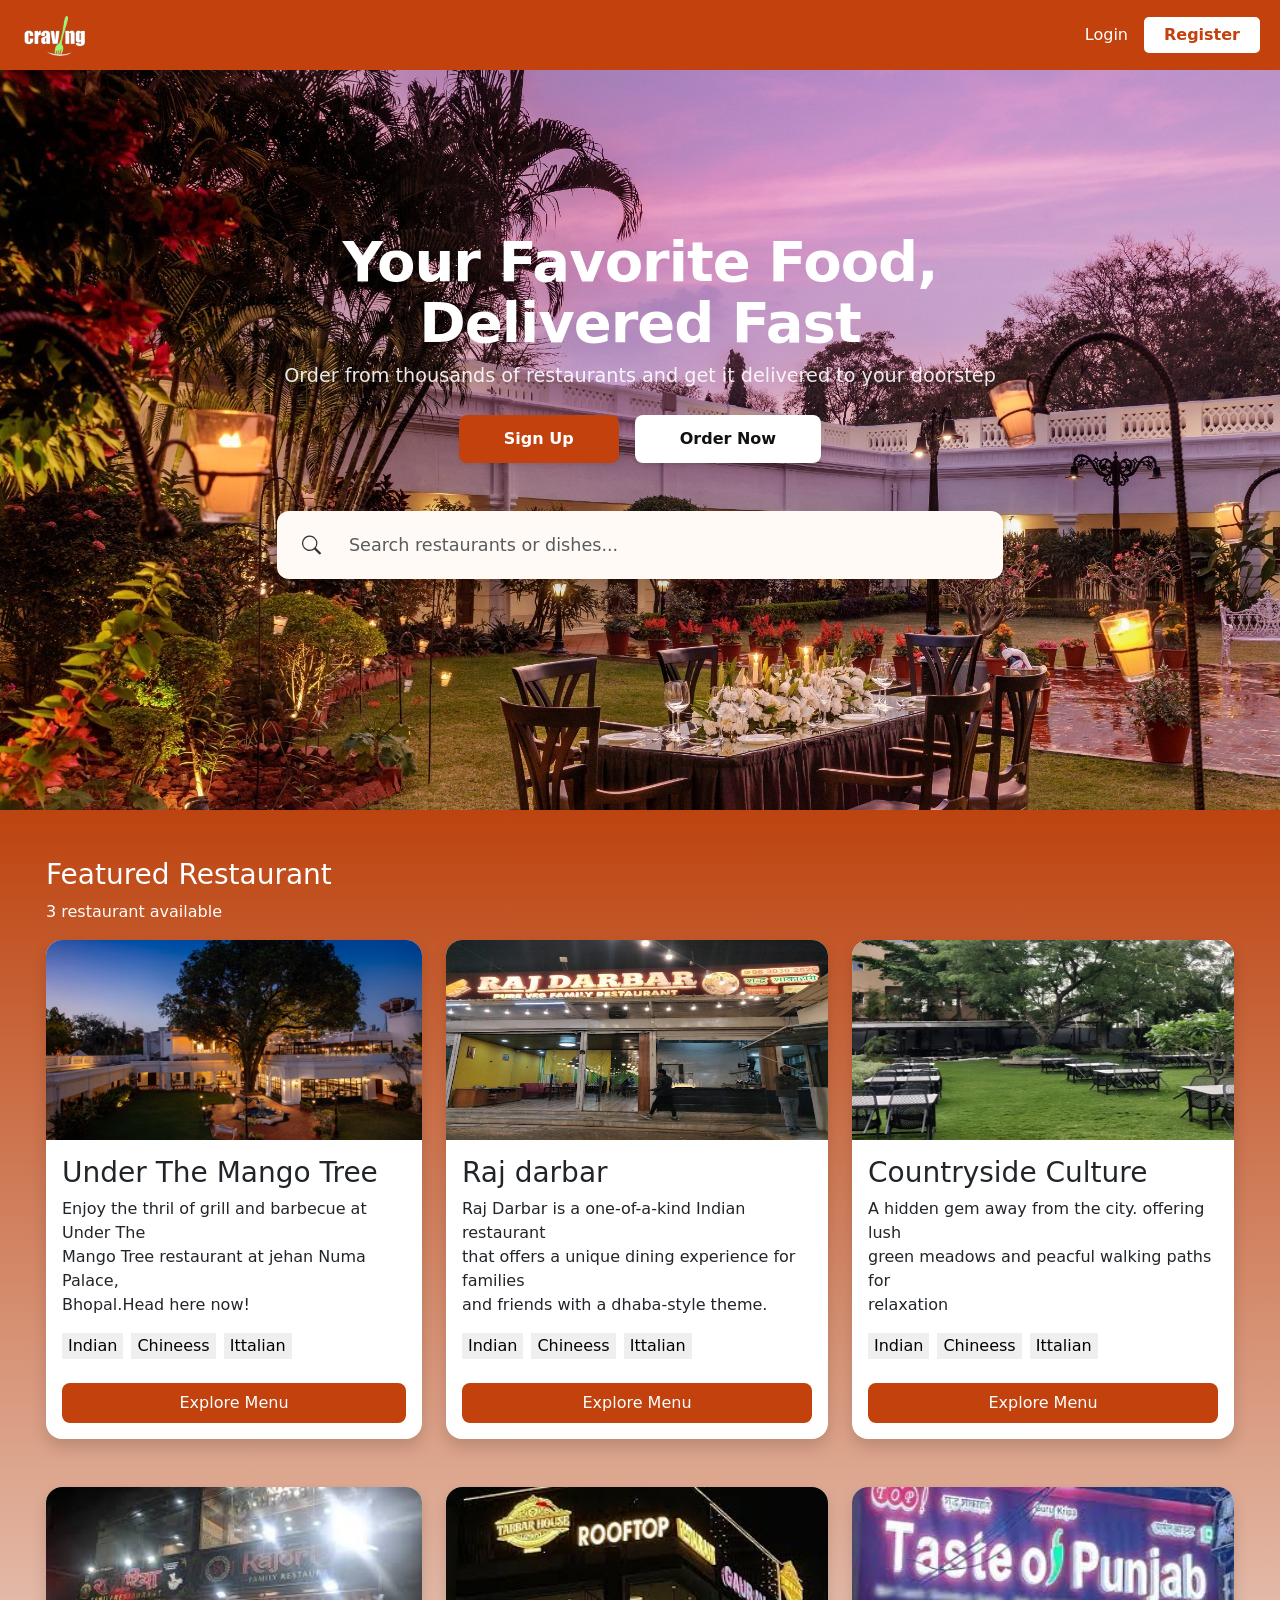
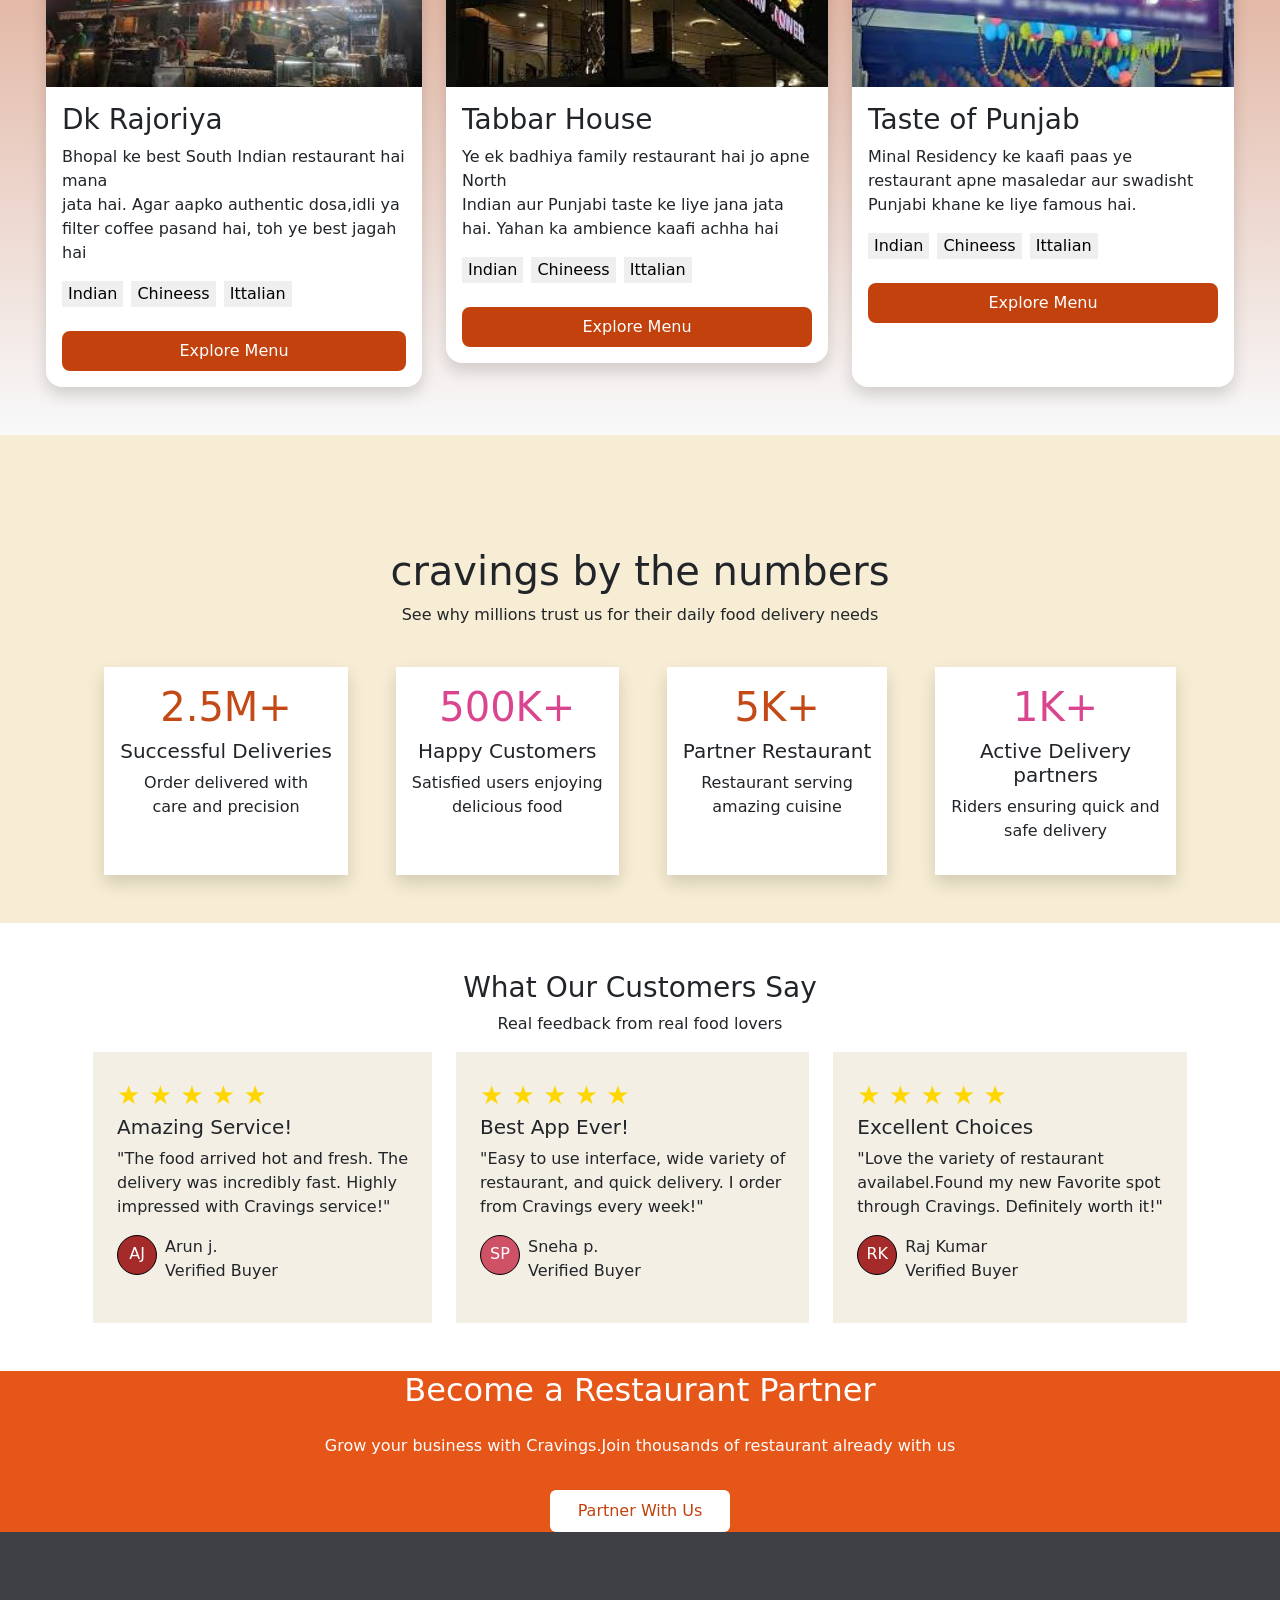
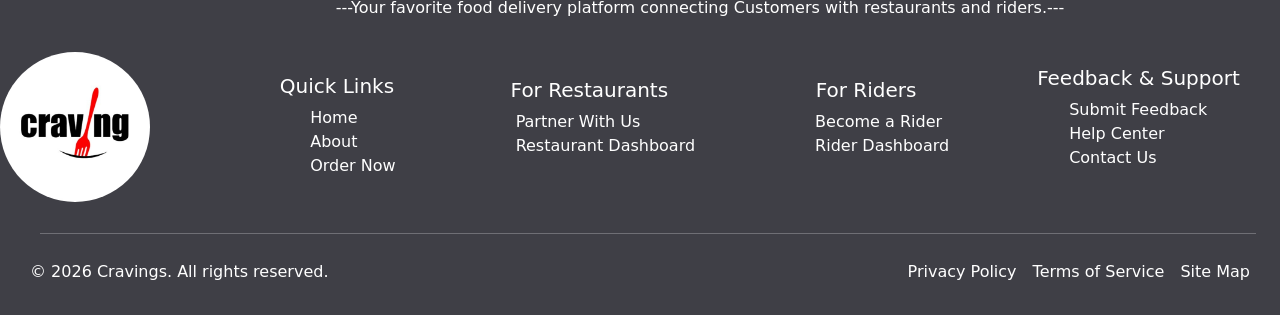
<file: cravings-static/index.html>
<!doctype html>
<html lang="en">
  <head>
    <meta charset="UTF-8" />
    <meta name="viewport" content="width=device-width, initial-scale=1.0" />
    <title>Document</title>
    <link rel="stylesheet" href="style.css" />
    <link rel="stylesheet" href="https://cdn.jsdelivr.net/npm/bootstrap-icons@1.13.1/font/bootstrap-icons.min.css">
    <link
      href="https://cdn.jsdelivr.net/npm/bootstrap@5.3.8/dist/css/bootstrap.min.css"
      rel="stylesheet"
      integrity="sha384-sRIl4kxILFvY47J16cr9ZwB07vP4J8+LH7qKQnuqkuIAvNWLzeN8tE5YBujZqJLB"
      crossorigin="anonymous"
    />
  </head>
  <body>
    <header>
  <div
    id="headerDIV"
    class="d-flex justify-content-between align-items-center"
    style="background-color: #c2410c; padding: 10px 20px; height: 70px;"
  >
    <div class="d-flex align-items-center">
      <img src="./images/logo-light.png" alt="Logo" style="height: 45px; width: auto;" />
    </div>

    <div class="d-flex align-items-center gap-3">
      <a href="./login.html" 
         class="text-decoration-none" 
         style="color: white; font-weight: 500; font-size: 16px;">
         Login
      </a>
      
      <a href="./register.html" 
         class="btn text-decoration-none" 
         style="background-color: white; color: #c2410c; font-weight: 600; border-radius: 5px; padding: 6px 20px; border: none;">
         Register
      </a>
    </div>
  </div>
</header>

    <main>
      <div id="mainDIV" class="d-flex justify-content-center align-items-center" style="min-height: 90vh; background: url(./images/JayHindDoston1.jpeg); padding: 20px;">
  <div class="container text-center" style="max-width: 900px;">
    
    <div class="mb-2">
      <h1 class="text-white" style="font-weight: 800; font-size: 3.5rem; letter-spacing: -1px; line-height: 1.1;">
        Your Favorite Food,<br />
        Delivered Fast
      </h1>
    </div>

    <div class="mb-4">
      <p class="text-white" style="font-size: 1.2rem; font-weight: 400; opacity: 0.9;">
        Order from thousands of restaurants and get it delivered to your doorstep
      </p>
    </div>

    <div class="d-flex justify-content-center gap-3 mb-5">
      <a href="./register.html" class="btn text-decoration-none shadow-sm" 
         style="background-color: #c2410c; color: white; padding: 12px 45px; font-weight: 600; border-radius: 8px; border: none;">
         Sign Up
      </a>
      <a href="./order-now.html" class="btn text-decoration-none shadow-sm" 
         style="background-color: white; color: #111; padding: 12px 45px; font-weight: 600; border-radius: 8px; border: none;">
         Order Now
      </a>
    </div>

    <div class="row justify-content-center">
      <div class="col-md-10">
        <div class="d-flex align-items-center" style="background-color: #fffaf5; border-radius: 12px; padding: 15px 25px; box-shadow: 0 10px 30px rgba(0,0,0,0.2);">
          <svg xmlns="http://www.w3.org/2000/svg" width="20" height="20" fill="#333" class="bi bi-search me-3" viewBox="0 0 16 16">
            <path d="M11.742 10.344a6.5 6.5 0 1 0-1.397 1.398h-.001q.044.06.098.115l3.85 3.85a1 1 0 0 0 1.415-1.414l-3.85-3.85a1 1 0 0 0-.115-.1zM12 6.5a5.5 5.5 0 1 1-11 0 5.5 5.5 0 0 1 11 0"/>
          </svg>
          <input
            type="text"
            class="form-control border-0 shadow-none"
            placeholder="Search restaurants or dishes..."
            style="font-size: 1.1rem; color: #555; background: transparent; outline: none;"
          />
        </div>
      </div>
    </div>

  </div>
</div>

      <div
        id="secDiv"
        class="d-flex justify-content-center align-content-center p-xl-5"
        style="background: linear-gradient(to bottom, #bd4410, #f8f9fa)"
      >
        <div class="">
          <div>
            <h3 style="color: white">Featured Restaurant</h3>
          </div>
          <div>
            <p style="color: white">3 restaurant available</p>
          </div>
          <div class="">
          <div class="d-flex gap-4">
            <div  class="s1 1 bg-white rounded-4 shadow">
              <div>
                <img
                  class="rounded-top-4"
                  src="./images/JayHindDoston5.jpeg"
                  style="height: 200px; width: 376px"
                  alt=""
                />
              </div>
              <div class=" p-3">
                <div>
                  <h3>Under The Mango Tree</h3>
                </div>
                <div>
                  <p>
                    Enjoy the thril of grill and barbecue at Under The <br />
                    Mango Tree restaurant at jehan Numa Palace,
                    <br />Bhopal.Head here now!
                  </p>
                </div>
                <div class="d-flex gap-2 mb-4">
                  <div><button class="border border-0">Indian</button></div>
                  <div><button class="border border-0">Chineess</button></div>
                  <div><button class="border border-0">Ittalian</button></div>
                </div>
                <div>
                  <div class="text-center">
                    <button
                      class="rounded-3 border border-0"
                      style="
                        height: 40px;
                        width: 100%;
                        color: white;
                        background-color: #c2410c;
                      "
                    >
                      <a class="text-decoration-none" style="color: white;" href="./exploreMenu.html">Explore Menu</a>
                    </button>
                  </div>
                </div>
              </div>
            </div>

            <div>
              <div  class="s1 2 bg-white rounded-4 shadow">
                <div>
                  <img
                    class="rounded-top-4"
                    src="./images/JayHindDoston9.jpeg"
                    style="height: 200px; width: 382px"
                    alt=""
                  />
                </div>
                <div class="p-3">
                  <div><h3>Raj darbar</h3></div>
                  <div>
                    <p>
                      Raj Darbar is a one-of-a-kind Indian restaurant <br />that
                      offers a unique dining experience for families <br />and
                      friends with a dhaba-style theme.
                    </p>
                  </div>
                  <div class="d-flex gap-2 mb-4">
                    <div><button class="border border-0">Indian</button></div>
                    <div><button class="border border-0">Chineess</button></div>
                    <div><button class="border border-0">Ittalian</button></div>
                  </div>
                  <div>
                    <div class="text-center">
                      <button
                        class="rounded-3 border border-0""
                        style="
                          height: 40px;
                          width: 100%;
                          color: white;
                          background-color: #c2410c;
                        "
                      >
                       <a class="text-decoration-none" style="color: white;" href="./exploreMenu.html">Explore Menu</a>
                      </button>
                    </div>
                  </div>
                </div>
              </div>
            </div>
            <div class="s1 3 bg-white rounded-4 shadow">
              <div>
                <img
                  class="rounded-top-4"
                  src="./images/JayHindDoston7.jpeg"
                  style="height: 200px; width: 382px"
                  alt=""
                />
              </div>
              <div class="p-3">
                <div><h3>Countryside Culture</h3></div>
                <div>
                  <p>
                    A hidden gem away from the city. offering lush <br />green
                    meadows and peacful walking paths for <br />relaxation
                  </p>
                </div>
                <div class="d-flex gap-2 mb-4 ">
                  <div><button class="border border-0">Indian</button></div>
                  <div><button class="border border-0">Chineess</button></div>
                  <div><button class="border border-0">Ittalian</button></div>
                </div>
                <div>
                  <div class="text-center">
                    <button
                      class="rounded-3 border border-0""
                      style="
                        height: 40px;
                        width: 100%;
                        color: white;
                        background-color: #c2410c;
                      "
                    >
                      <a class="text-decoration-none" style="color: white;" href="./exploreMenu.html">Explore Menu</a>
                    </button>
                  </div>
                </div>
              </div>
            </div>
          </div>


          <!-- start -->
           <div class="pt-5"><div class="d-flex gap-4">
            <div  class="s1 1 bg-white rounded-4 shadow">
              <div>
                <img
                  class="rounded-top-4"
                  src="./images/dk.jfif"
                  style="height: 200px; width: 376px"
                  alt=""
                />
              </div>
              <div class="p-3">
                <div>
                  <h3>Dk Rajoriya</h3>
                </div>
                <div>
                  <p>
                    Bhopal ke best South Indian restaurant hai mana <br>
                    jata hai. Agar aapko authentic dosa,idli ya <br> filter  
                    coffee pasand hai, toh ye best jagah hai
                  </p>
                </div>
                <div class="d-flex gap-2 mb-4">
                  <div><button class="border border-0">Indian</button></div>
                  <div><button class="border border-0">Chineess</button></div>
                  <div><button class="border border-0">Ittalian</button></div>
                </div>
                <div>
                  <div class="text-center">
                    <button
                      class="rounded-3 border border-0"
                      style="
                        height: 40px;
                        width: 100%;
                        color: white;
                        background-color: #c2410c;
                      "
                    >
                      <a class="text-decoration-none" style="color: white;" href="./exploreMenu.html">Explore Menu</a>
                    </button>
                  </div>
                </div>
              </div>
            </div>

            <div>
              <div  class="s1 2 bg-white rounded-4 shadow">
                <div>
                  <img
                    class="rounded-top-4"
                    src="./images/tabbar.jfif"
                    style="height: 200px; width: 382px"
                    alt=""
                  />
                </div>
                <div class="p-3">
                  <div><h3>Tabbar House</h3></div>
                  <div>
                    <p>
                      Ye ek badhiya family restaurant hai jo apne North <br> Indian aur Punjabi taste ke liye jana jata <br> hai. Yahan ka ambience kaafi achha hai
                    </p>
                  </div>
                  <div class="d-flex gap-2 mb-4">
                    <div><button class="border border-0">Indian</button></div>
                    <div><button class="border border-0">Chineess</button></div>
                    <div><button class="border border-0">Ittalian</button></div>
                  </div>
                  <div>
                    <div class="text-center">
                      <button
                        class="rounded-3 border border-0""
                        style="
                          height: 40px;
                          width: 100%;
                          color: white;
                          background-color: #c2410c;
                        "
                      >
                        <a class="text-decoration-none" style="color: white;" href="./exploreMenu.html">Explore Menu</a>
                      </button>
                    </div>
                  </div>
                </div>
              </div>
            </div>
            <div class="s1 3 bg-white rounded-4 shadow">
              <div>
                <img
                  class="rounded-top-4"
                  src="./images/taste.jfif"
                  style="height: 200px; width: 382px"
                  alt=""
                />
              </div>
              <div class="p-3">
                <div><h3>Taste of Punjab</h3></div>
                <div>
                  <p>
                    Minal Residency ke kaafi paas ye <br> restaurant apne masaledar aur swadisht <br> Punjabi khane ke liye famous hai.
                  </p>
                </div>
                <div class="d-flex gap-2 mb-4 ">
                  <div><button class="border border-0">Indian</button></div>
                  <div><button class="border border-0">Chineess</button></div>
                  <div><button class="border border-0">Ittalian</button></div>
                </div>
                <div>
                  <div class="text-center">
                    <button
                      class="rounded-3 border border-0""
                      style="
                        height: 40px;
                        width: 100%;
                        color: white;
                        background-color: #c2410c;
                      "
                    >
                      <a class="text-decoration-none" style="color: white;" href="./exploreMenu.html">Explore Menu</a>
                    </button>
                  </div>
                </div>
              </div>
            </div>
          </div></div>
          </div>
          
        </div>
      </div>

      <div
        id="thirdDIV"
        class="d-flex d-flex justify-content-center align-content-center p-5"
        style="background-color: #f7edd4;"
      >
        <div class="pt-5">
          <div class="text-center pb-lg-4">
            <div class="mt-3"><h1>cravings by the numbers</h1></div>
            <div>
              <p>
                See why millions trust us for their daily food delivery needs
              </p>
            </div>
          </div>

          <div
            class="d-flex justify-content-center align-content-center gap-lg-5 text-center"
          >
            <div class="s1 1 p-3 bg-white shadow">
              <div><h1 style="color: #c34a17">2.5M+</h1></div>
              <div><h5>Successful Deliveries</h5></div>
              <div>
                <p>Order delivered with <br />care and precision</p>
              </div>
            </div>
            <div class="s1 2 p-3 bg-white shadow">
              <div><h1 style="color: #D9468F">500K+</h1></div>
              <div><h5>Happy Customers</h5></div>
              <div>
                <p>Satisfied users enjoying <br />delicious food</p>
              </div>
            </div>
            <div class="s1 3 p-3 bg-white shadow">
              <div><h1 style="color: #c34a17">5K+</h1></div>
              <div><h5>Partner Restaurant</h5></div>
              <div>
                <p>Restaurant serving <br />amazing cuisine</p>
              </div>
            </div>
            <div class="s1 4 p-3 bg-white shadow">
              <div><h1 style="color: #D9468F">1K+</h1></div>
              <div>
                <h5>Active Delivery <br />partners</h5>
              </div>
              <div>
                <p>Riders ensuring quick and <br />safe delivery</p>
              </div>
            </div>
          </div>
        </div>
      </div>

      <div id="fourthDIV" class="p-5" style="background-color: white">
        <div class="">
          <div class="text-center">
            <div><h3>What Our Customers Say</h3></div>
            <div><p>Real feedback from real food lovers</p></div>
          </div>
          <div class="d-flex justify-content-center align-content-center gap-4">
            <div class="s1 1 p-4" style="background: #f3efe4">
              <div class="" style="color: gold; font-size: 26px">
                &#9733; &#9733; &#9733; &#9733; &#9733;
              </div>
              <div><h5>Amazing Service!</h5></div>
              <div>
                <p>
                  "The food arrived hot and fresh. The <br />delivery was
                  incredibly fast. Highly <br />impressed with Cravings
                  service!"
                </p>
              </div>
              <div class="d-flex gap-2">
                <div
                  id="circule"
                  class="text-center p-md-2"
                  style="background-color: brown"
                >
                  <h6>AJ</h6>
                </div>
                <div>
                  Arun j. <br />
                  <p>Verified Buyer</p>
                </div>
              </div>
            </div>

            <div class="s1 2 p-4" style="background: #f3efe4">
              <div class="" style="color: gold; font-size: 26px">
                &#9733; &#9733; &#9733; &#9733; &#9733;
              </div>
              <div><h5>Best App Ever!</h5></div>
              <div>
                <p>
                  "Easy to use interface, wide variety of <br />restaurant, and
                  quick delivery. I order <br />
                  from Cravings every week!"
                </p>
              </div>
              <div class="d-flex gap-2">
                <div
                  id="circule"
                  class="text-center p-md-2"
                  style="background-color: rgb(206, 81, 102)"
                >
                  <h6>SP</h6>
                </div>
                <div>
                  Sneha p. <br />
                  <p>Verified Buyer</p>
                </div>
              </div>
            </div>

            <div class="s1 1 p-4" style="background: #f3efe4">
              <div class="" style="color: gold; font-size: 26px">
                &#9733; &#9733; &#9733; &#9733; &#9733;
              </div>
              <div><h5>Excellent Choices</h5></div>
              <div>
                <p>
                  "Love the variety of restaurant<br />availabel.Found my new
                  Favorite spot <br />through Cravings. Definitely worth it!"
                </p>
              </div>
              <div class="d-flex gap-2">
                <div
                  id="circule"
                  class="text-center p-md-2"
                  style="background-color: brown"
                >
                  <h6>RK</h6>
                </div>
                <div>
                  Raj Kumar <br />
                  <p>Verified Buyer</p>
                </div>
              </div>
            </div>
          </div>
        </div>
      </div>

      <div id="fifthDIV" class="" style="background-color: #e65619">
        <div class="text-center p-xxl-5">
          <div>
            <h2 style="color: white">Become a Restaurant Partner</h2>
          </div>
          <div class="mb-3">
            <p class="p-3" style="color: white">
              Grow your business with Cravings.Join thousands of restaurant
              already with us
            </p>
          </div>
          <div>
            <button
              style="
                height: 42px;
                width: 180px;
                border: none;
                border-radius: 6px;
                color: #c34a17;
                background: white;
              "
            >
              <a class="text-decoration-none" style="color: #c2410c;" href="./partner.html">Partner With Us</a>
            </button>
          </div>
        </div>
      </div>
    </main>

    <footer>
      <div
        style="background-color: #3f3f46"
      >
        <div  style="color: white">
          <div class=" text-center  p-3">
            <p style="margin-left: 120px;"class="mt-5">
              ---Your favorite food delivery platform connecting Customers with
              restaurants and riders.---
            </p>
          </div>
          <div
            class="d-flex  gap-5 justify-content-center align-items-center "
          >
            <div class="1 " style="margin-right: 40px;">
              <div>
                <img 
                  style="
                    max-width: 150px;
                    height: auto;
                    display: block;
                    margin-bottom: 15px;
                    border-radius: 80px;
                    margin-right: 40px;
                  "
                  src="./images/JayHindDoston8.jpeg"
                  alt=""
                />
              </div>
            </div>
            <div class="2"style="margin-right: 40px;">
              <div class="text-center"><h5>Quick Links</h5></div>
              <div >
                <ul type="none" >
                  <li><a href="./index.html" class="s2 text-decoration-none" >Home</a></li>
                  <li><a href="./about.html" class="s2 text-decoration-none" >About</a></li>
                  <li><a href="./order-now.html" class="s2 text-decoration-none">Order Now</a></li>
                </ul>
              </div>
            </div>

            <div class="3 mb-3"style="margin-right: 40px;">
              <div class="text-center"><h5>For Restaurants</h5></div>
              <div>
                <ul type="none">
                  <li><a href="#" class="s2 text-decoration-none" >Partner With Us</a></li>
                  <li><a href="#" class="s2 text-decoration-none" >Restaurant Dashboard</a></li>
                </ul>
              </div>
            </div>

            <div class="4 mb-3 " style="margin-right: 40px;" >
             
               <div class="text-center"><h5>For Riders</h5></div>
              <div>
                <ul type="none">
                  <li><a href="./register.html" class="s2 text-decoration-none" >Become a Rider</a></li>
                  <li><a href="#" class="s2 text-decoration-none" >Rider Dashboard</a></li>
                </ul>
              </div>
             
            </div>

            <div class="5 mb-3"style="margin-right: 40px;">
              <div class="text-center"><h5>Feedback & Support</h5></div>
              <div>
                <ul type="none">
                  <li><a href="./feedback.html" class="s2 text-decoration-none" >Submit Feedback</a></li>
                  <li><a href="./help-center.html" class="s2 text-decoration-none" >Help Center</a></li>
                  <li><a href="./contact.html" class="s2 text-decoration-none" >Contact Us</a></li>
                </ul>
              </div>
            </div>
          </div>
          <div style="width:95%; margin-left: 40px;">
            <hr />
          </div>

          <div
            class="d-flex justify-content-between"
            style="padding: 10px 30px 15px 30px"
          >
            <div class="6">
              <div><p>© 2026 Cravings. All rights reserved.</p></div>
            </div>
            <div>
              <ul type="none" class="d-flex gap-3">
                <li><a href="./privacy-policy.html" class="s2 text-decoration-none" >Privacy Policy</a></li>
                <li><a href="./terms-of-service.html" class="s2 text-decoration-none" >Terms of Service</a></li>
                <li><a href="./sitemap.html" class="s2 text-decoration-none" >Site Map</a></li>
              </ul>
            </div>
          </div>
        </div>
      </div>
    </footer>

    <!-- Bootstrap Script -->
    <script
      src="https://cdn.jsdelivr.net/npm/bootstrap@5.3.8/dist/js/bootstrap.bundle.min.js"
      integrity="sha384-FKyoEForCGlyvwx9Hj09JcYn3nv7wiPVlz7YYwJrWVcXK/BmnVDxM+D2scQbITxI"
      crossorigin="anonymous"
    ></script>
  </body>
</html>
</file>
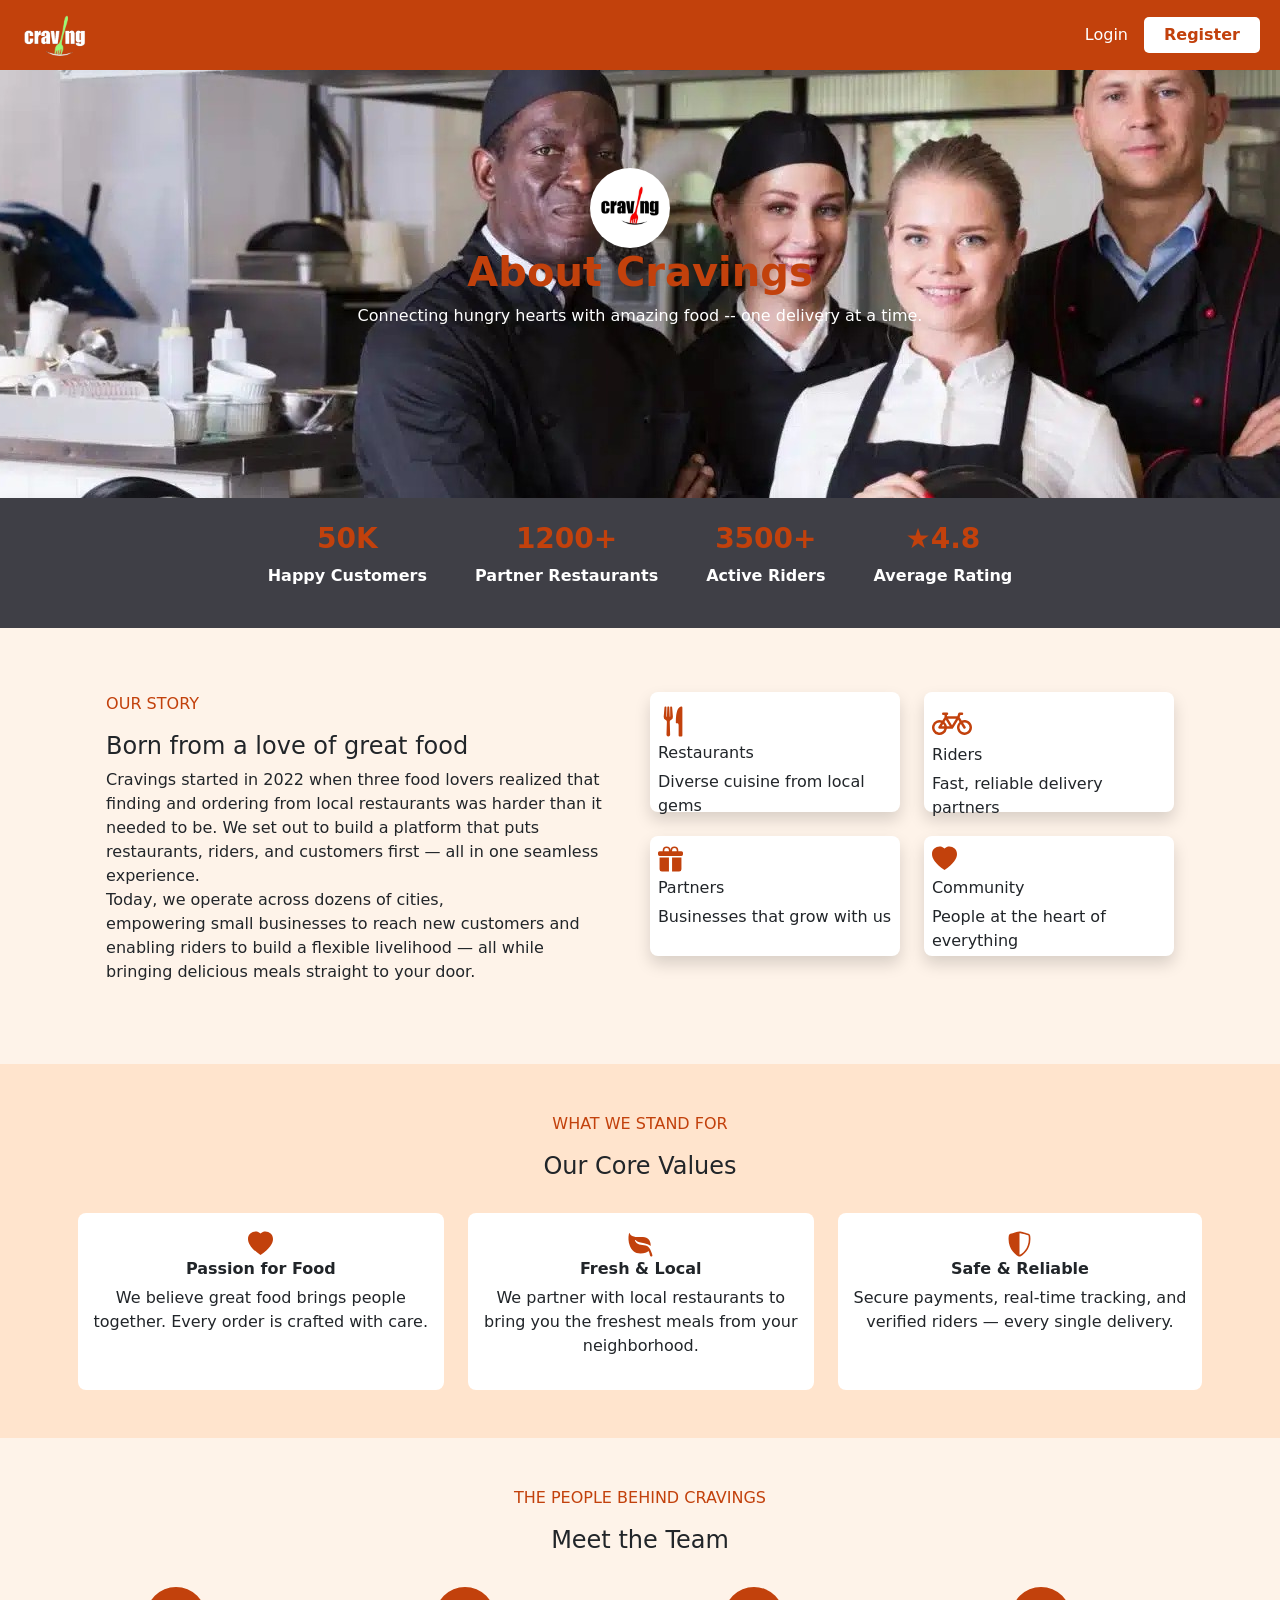
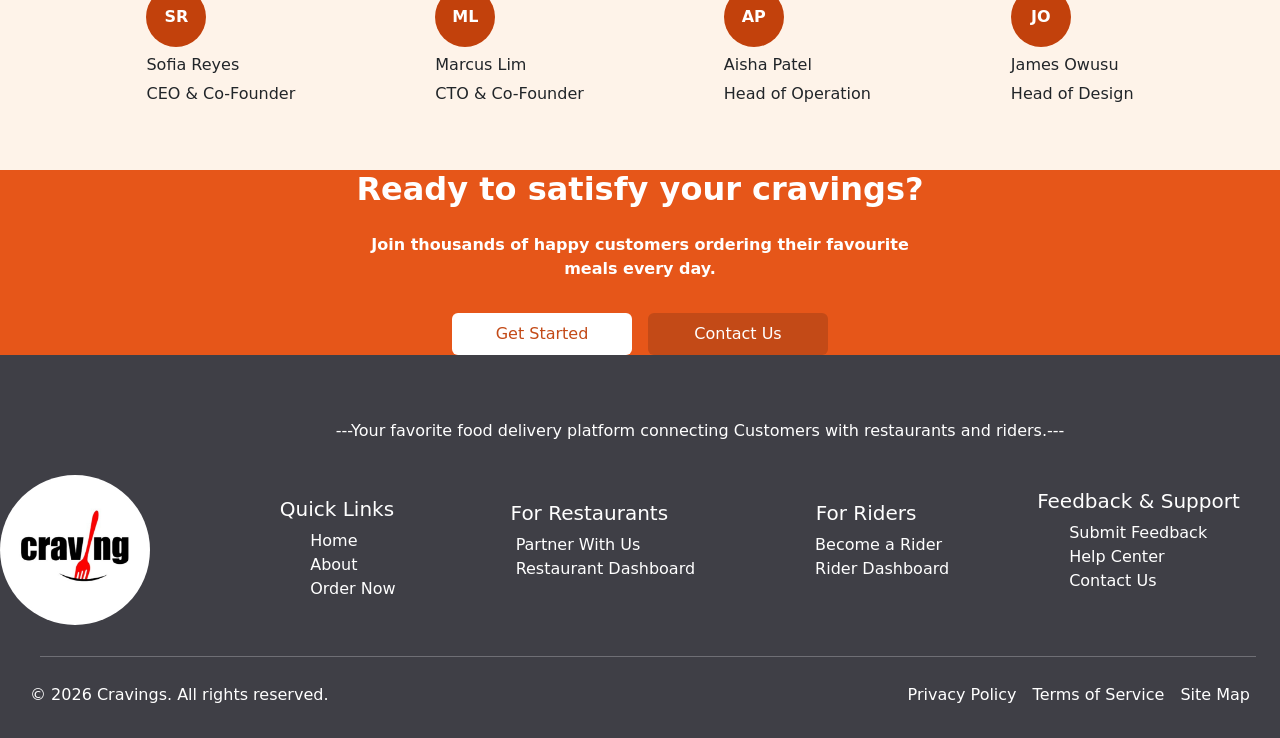
<file: cravings-static/about.html>
<!doctype html>
<html lang="en">
  <head>
    <meta charset="UTF-8" />
    <meta name="viewport" content="width=device-width, initial-scale=1.0" />
    <title>Login</title>
    <link rel="stylesheet" href="style.css">
    <link
      href="https://cdn.jsdelivr.net/npm/bootstrap@5.3.8/dist/css/bootstrap.min.css"
      rel="stylesheet"
      integrity="sha384-sRIl4kxILFvY47J16cr9ZwB07vP4J8+LH7qKQnuqkuIAvNWLzeN8tE5YBujZqJLB"
      crossorigin="anonymous"
    />
  </head>
  <body>
    <header>
      <div
        id="headerDIV"
        class="d-flex justify-content-between align-items-center"
        style="background-color: #c2410c; padding: 10px 20px; height: 70px"
      >
        <div class="d-flex align-items-center">
          <a href="./index.html"
            ><img
              src="./images/logo-light.png"
              alt="Logo"
              style="height: 45px; width: auto"
          /></a>
        </div>

        <div class="d-flex align-items-center gap-3">
          <a
            href="./login.html"
            class="text-decoration-none"
            style="color: white; font-weight: 500; font-size: 16px"
          >
            Login
          </a>

          <a
            href="./register.html"
            class="btn text-decoration-none"
            style="
              background-color: white;
              color: #c2410c;
              font-weight: 600;
              border-radius: 5px;
              padding: 6px 20px;
              border: none;
            "
          >
            Register
          </a>
        </div>
      </div>
    </header>

    <main>
      <div class="pt-5">
        <div class=""
        style="
          background-image: url(./images/about.jpeg);
          background-position: center;
          height: 450px;
          background-repeat: no-repeat;
        "
      >
        <div>
          <div>
            <div class="m" style="padding-top: 120px">
              <div
                class="d-flex justify-content-center align-content-center"
                style="padding-left: 20px"
              >
                <img
                  style="
                    max-width: 80px;
                    height: auto;
                    display: block;

                    border-radius: 80px;
                    margin-right: 40px;
                  "
                  src="./images/JayHindDoston8.jpeg"
                  alt=""
                />
              </div>
              <div class="text-center">
                <div>
                  <h1 style="font-weight: 800; color: #c2410c">
                    About Cravings
                  </h1>
                </div>
                <div>
                  <p style="color: white">
                    Connecting hungry hearts with amazing food -- one delivery
                    at a time.
                  </p>
                </div>
              </div>
            </div>
          </div>
        </div>
      </div>
      </div>

      <div class="shadow" style="background-color: #3f3f46">
        <div
          class="p-4 d-flex gap-5 justify-content-center align-content-center text-center"
        >
          <div>
            <div><h3 style="font-weight: 700; color: #c2410c">50K</h3></div>
            <div>
              <p style="font-weight: 700; color: white">Happy Customers</p>
            </div>
          </div>
          <div>
            <div><h3 style="font-weight: 700; color: #c2410c">1200+</h3></div>
            <div>
              <p style="font-weight: 700; color: white">Partner Restaurants</p>
            </div>
          </div>
          <div>
            <div><h3 style="font-weight: 700; color: #c2410c">3500+</h3></div>
            <div>
              <p style="font-weight: 700; color: white">Active Riders</p>
            </div>
          </div>
          <div>
            <div>
              <h3 style="font-weight: 700; color: #c2410c">&#9733;4.8</h3>
            </div>
            <div>
              <p style="font-weight: 700; color: white">Average Rating</p>
            </div>
          </div>
        </div>
      </div>

      <div
        class=""
        style="background-color: #fef3e9"
      >
        <div class="p-5">
          <div>
            <div
              class="p-3 d-flex gap-5 justify-content-center align-content-center"
            >
              <div class="" style="height: auto; width: auto">
                <div><p style="color: #c2410c">OUR STORY</p></div>
                <div><h4>Born from a love of great food</h4></div>
                <div>
                  <p>
                    Cravings started in 2022 when three food lovers realized
                    that <br />
                    finding and ordering from local restaurants was harder than
                    it <br />
                    needed to be. We set out to build a platform that puts
                    <br />
                    restaurants, riders, and customers first — all in one
                    seamless <br />
                    experience. <br />
                    Today, we operate across dozens of cities, <br />
                    empowering small businesses to reach new customers and
                    <br />
                    enabling riders to build a flexible livelihood — all while
                    <br />
                    bringing delicious meals straight to your door.
                  </p>
                </div>
              </div>
              <div class="">
                <div class="d-flex pb-4 gap-4">
                  <div
                    class="p-2 rounded-3 shadow"
                    style="height: 120px; width: 250px; background: white"
                  >
                    <div class="pb-1 pt-1" style="color: #c2410c">
                      <svg
                        xmlns="http://www.w3.org/2000/svg"
                        width="30"
                        height="35"
                        fill="currentColor"
                        class="bi bi-fork-knife"
                        viewBox="0 0 16 16"
                      >
                        <path
                          d="M13 .5c0-.276-.226-.506-.498-.465-1.703.257-2.94 2.012-3 8.462a.5.5 0 0 0 .498.5c.56.01 1 .13 1 1.003v5.5a.5.5 0 0 0 .5.5h1a.5.5 0 0 0 .5-.5zM4.25 0a.25.25 0 0 1 .25.25v5.122a.128.128 0 0 0 .256.006l.233-5.14A.25.25 0 0 1 5.24 0h.522a.25.25 0 0 1 .25.238l.233 5.14a.128.128 0 0 0 .256-.006V.25A.25.25 0 0 1 6.75 0h.29a.5.5 0 0 1 .498.458l.423 5.07a1.69 1.69 0 0 1-1.059 1.711l-.053.022a.92.92 0 0 0-.58.884L6.47 15a.971.971 0 1 1-1.942 0l.202-6.855a.92.92 0 0 0-.58-.884l-.053-.022a1.69 1.69 0 0 1-1.059-1.712L3.462.458A.5.5 0 0 1 3.96 0z"
                        />
                      </svg>
                    </div>
                    <div><h6>Restaurants</h6></div>
                    <div><p>Diverse cuisine from local gems</p></div>
                  </div>
                  <div
                    class="p-2 rounded-3 shadow"
                    style="height: 120px; width: 250px; background: white"
                  >
                    <div style="color: #c2410c">
                      <svg
                        xmlns="http://www.w3.org/2000/svg"
                        width="40"
                        height="45"
                        fill="currentColor"
                        class="bi bi-bicycle"
                        viewBox="0 0 16 16"
                      >
                        <path
                          d="M4 4.5a.5.5 0 0 1 .5-.5H6a.5.5 0 0 1 0 1v.5h4.14l.386-1.158A.5.5 0 0 1 11 4h1a.5.5 0 0 1 0 1h-.64l-.311.935.807 1.29a3 3 0 1 1-.848.53l-.508-.812-2.076 3.322A.5.5 0 0 1 8 10.5H5.959a3 3 0 1 1-1.815-3.274L5 5.856V5h-.5a.5.5 0 0 1-.5-.5m1.5 2.443-.508.814c.5.444.85 1.054.967 1.743h1.139zM8 9.057 9.598 6.5H6.402zM4.937 9.5a2 2 0 0 0-.487-.877l-.548.877zM3.603 8.092A2 2 0 1 0 4.937 10.5H3a.5.5 0 0 1-.424-.765zm7.947.53a2 2 0 1 0 .848-.53l1.026 1.643a.5.5 0 1 1-.848.53z"
                        />
                      </svg>
                    </div>
                    <div><h6>Riders</h6></div>
                    <div><p>Fast, reliable delivery partners</p></div>
                  </div>
                </div>

                <div class="d-flex gap-4">
                  <div
                    class="p-2 rounded-3 shadow"
                    style="height: 120px; width: 250px; background: white"
                  >
                    <div class="pb-1" style="color: #c2410c">
                      <svg
                        xmlns="http://www.w3.org/2000/svg"
                        width="25"
                        height="30"
                        fill="currentColor"
                        class="bi bi-gift-fill"
                        viewBox="0 0 16 16"
                      >
                        <path
                          d="M3 2.5a2.5 2.5 0 0 1 5 0 2.5 2.5 0 0 1 5 0v.006c0 .07 0 .27-.038.494H15a1 1 0 0 1 1 1v1a1 1 0 0 1-1 1H1a1 1 0 0 1-1-1V4a1 1 0 0 1 1-1h2.038A3 3 0 0 1 3 2.506zm1.068.5H7v-.5a1.5 1.5 0 1 0-3 0c0 .085.002.274.045.43zM9 3h2.932l.023-.07c.043-.156.045-.345.045-.43a1.5 1.5 0 0 0-3 0zm6 4v7.5a1.5 1.5 0 0 1-1.5 1.5H9V7zM2.5 16A1.5 1.5 0 0 1 1 14.5V7h6v9z"
                        />
                      </svg>
                    </div>
                    <div><h6>Partners</h6></div>
                    <div><p>Businesses that grow with us</p></div>
                  </div>
                  <div
                    class="p-2 rounded-3 shadow"
                    style="height: 120px; width: 250px; background: white"
                  >
                    <div class="pb-1" style="color: #c2410c">
                      <svg
                        xmlns="http://www.w3.org/2000/svg"
                        width="25"
                        height="30"
                        fill="currentColor"
                        class="bi bi-heart-fill"
                        viewBox="0 0 16 16"
                      >
                        <path
                          fill-rule="evenodd"
                          d="M8 1.314C12.438-3.248 23.534 4.735 8 15-7.534 4.736 3.562-3.248 8 1.314"
                        />
                      </svg>
                    </div>
                    <div><h6>Community</h6></div>
                    <div><p>People at the heart of everything</p></div>
                  </div>
                </div>
              </div>
            </div>
          </div>
        </div>
      </div>


      <div style="background: #ffe4cdfc ">
        <div >
          <div class="  p-5">
            <div class="text-center">
              <div><p style="color: #c2410c;">WHAT WE STAND FOR</p></div>
              <div class="pb-4">
                <h4>Our Core Values</h4>
              </div>
            </div>
            <div
              class="d-flex justify-content-center align-content-center gap-4"
            >
              <div class=" p-3 text-center rounded-3" style="background: white;">
                <div class="">
                  <svg style="color: #c2410c;"
                    xmlns="http://www.w3.org/2000/svg"
                    width="25"
                    height="30"
                    fill="currentColor"
                    class="bi bi-heart-fill"
                    viewBox="0 0 16 16"
                  >
                    <path
                      fill-rule="evenodd"
                      d="M8 1.314C12.438-3.248 23.534 4.735 8 15-7.534 4.736 3.562-3.248 8 1.314"
                    />
                  </svg>
                </div>
                <div><h6 style="font-weight: 700;">Passion for Food</h6></div>
                <div>
                  <p>
                    We believe great food brings people <br />
                    together. Every order is crafted with care.
                  </p>
                </div>
              </div>
              <div class=" p-3 text-center rounded-3" style="background: white;">
                <div>
                  <svg style="color: #c2410c;"
                    xmlns="http://www.w3.org/2000/svg"
                    width="25"
                    height="30"
                    fill="currentColor"
                    class="bi bi-leaf-fill"
                    viewBox="0 0 16 16"
                  >
                    <path
                      d="M1.4 1.7c.217.289.65.84 1.725 1.274 1.093.44 2.885.774 5.834.528 2.02-.168 3.431.51 4.326 1.556C14.161 6.082 14.5 7.41 14.5 8.5q0 .344-.027.734C13.387 8.252 11.877 7.76 10.39 7.5c-2.016-.288-4.188-.445-5.59-2.045-.142-.162-.402-.102-.379.112.108.985 1.104 1.82 1.844 2.308 2.37 1.566 5.772-.118 7.6 3.071.505.8 1.374 2.7 1.75 4.292.07.298-.066.611-.354.715a.7.7 0 0 1-.161.042 1 1 0 0 1-1.08-.794c-.13-.97-.396-1.913-.868-2.77C12.173 13.386 10.565 14 8 14c-1.854 0-3.32-.544-4.45-1.435-1.124-.887-1.889-2.095-2.39-3.383-1-2.562-1-5.536-.65-7.28L.73.806z"
                    />
                  </svg>
                </div>
                <div><h6 style="font-weight: 700;">Fresh & Local</h6></div>
                <div>
                  <p>
                    We partner with local restaurants to <br />
                    bring you the freshest meals from your <br />
                    neighborhood.
                  </p>
                </div>
              </div>
              <div class=" p-3 text-center rounded-3" style="background: white;">
                <div>
                  <svg style="color: #c2410c;"
                    xmlns="http://www.w3.org/2000/svg"
                    width="25"
                    height="30"
                    fill="currentColor"
                    class="bi bi-shield-shaded"
                    viewBox="0 0 16 16"
                  >
                    <path
                      fill-rule="evenodd"
                      d="M8 14.933a1 1 0 0 0 .1-.025q.114-.034.294-.118c.24-.113.547-.29.893-.533a10.7 10.7 0 0 0 2.287-2.233c1.527-1.997 2.807-5.031 2.253-9.188a.48.48 0 0 0-.328-.39c-.651-.213-1.75-.56-2.837-.855C9.552 1.29 8.531 1.067 8 1.067zM5.072.56C6.157.265 7.31 0 8 0s1.843.265 2.928.56c1.11.3 2.229.655 2.887.87a1.54 1.54 0 0 1 1.044 1.262c.596 4.477-.787 7.795-2.465 9.99a11.8 11.8 0 0 1-2.517 2.453 7 7 0 0 1-1.048.625c-.28.132-.581.24-.829.24s-.548-.108-.829-.24a7 7 0 0 1-1.048-.625 11.8 11.8 0 0 1-2.517-2.453C1.928 10.487.545 7.169 1.141 2.692A1.54 1.54 0 0 1 2.185 1.43 63 63 0 0 1 5.072.56"
                    />
                  </svg>
                </div>
                <div><h6 style="font-weight: 700;">Safe & Reliable</h6></div>
                <div>
                  <p>
                    Secure payments, real-time tracking, and <br />
                    verified riders — every single delivery.
                  </p>
                </div>
              </div>
            </div>
          </div>
        </div>
      </div>



      <div style="background-color:  #fef3e9" ;">
        <div>
            <div>
                <div class="p-5">
                    <div class="text-center">
                        <div><p style="color: #c2410c;">THE PEOPLE BEHIND CRAVINGS</p></div>
                        <div><h4>Meet the Team</h4></div>
                    </div>

                    <div class="pt-4">
                        <div class=" d-flex justify-content-center align-content-center " style="gap: 140px;">
                            <div >
                                <div><h6 class=" text-center " style="height: 60px; width: 60px; border-radius: 30px; padding-top: 20px; font-weight: 700; background: #c2410c; color: white;">SR</h6></div>
                            
                                    <div><h6>Sofia Reyes</h6></div>
                                     <div><p>CEO & Co-Founder</p></div>
                            </div>

                            <div>
                                <div><h6 class=" text-center " style="height: 60px; width: 60px; border-radius: 30px; padding-top: 20px; font-weight: 700; background: #c2410c; color: white; ">ML</h6></div>
                                <div><h6>Marcus Lim</h6></div>
                                <div><p>CTO & Co-Founder</p></div>
                            </div>
                            <div>
                                <div><h6 class=" text-center " style="height: 60px; width: 60px; border-radius: 30px; padding-top: 20px; font-weight: 700; background: #c2410c; color: white;">AP</h6></div>
                                <div><h6>Aisha Patel</h6></div>
                                <div><p>Head of Operation</p></div>
                            </div>
                            <div>
                                <div><h6 class=" text-center " style="height: 60px; width: 60px; border-radius: 30px; padding-top: 20px; font-weight: 700; background: #c2410c; color: white;">JO</h6></div>
                                <div><h6>James Owusu</h6></div>
                                <div><p>Head of Design</p></div>
                            </div>
                        </div>
                    </div>
                </div>
            </div>
        </div>
      </div>


      <div class="" style="background-color: #e65619">
        <div class="text-center p-xxl-5">
          <div>
            <h2 style="color: white; font-weight: 700;">Ready to satisfy your cravings?</h2>
          </div>
          <div class="mb-3">
            <p class="p-3" style="color: white; font-weight: 700;" >
             Join thousands of happy customers ordering their favourite <br> meals every day.
            </p>
          </div>
          <div class="d-flex gap-3 justify-content-center align-content-center">
            <div>
            <button
              style="
                height: 42px;
                width: 180px;
                border: none;
                border-radius: 6px;
                color: #c34a17;
                background: white;
              "
            >
              Get Started
            </button>
          </div>

          <div>
            <button
              style="
                height: 42px;
                width: 180px;
                border: none;
                border-radius: 6px;
                color: white;
                background: #c34a17;
              "
            >
              <a class="text-decoration-none" style="color: white;" href="./contact.html"> Contact Us</a>
            </button>
          </div>
          </div>

          

        </div>
      </div>

    </main>

    <footer>
      <div
        style="background-color: #3f3f46"
      >
        <div  style="color: white">
          <div class=" text-center  p-3">
            <p style="margin-left: 120px;"class="mt-5">
              ---Your favorite food delivery platform connecting Customers with
              restaurants and riders.---
            </p>
          </div>
          <div
            class="d-flex  gap-5 justify-content-center align-items-center "
          >
            <div class="1 " style="margin-right: 40px;">
              <div>
                <img 
                  style="
                    max-width: 150px;
                    height: auto;
                    display: block;
                    margin-bottom: 15px;
                    border-radius: 80px;
                    margin-right: 40px;
                  "
                  src="./images/JayHindDoston8.jpeg"
                  alt=""
                />
              </div>
            </div>
            <div class="2"style="margin-right: 40px;">
              <div class="text-center"><h5>Quick Links</h5></div>
              <div >
                <ul type="none" >
                  <li><a href="./index.html" class="s2 text-decoration-none" >Home</a></li>
                  <li><a href="./about.html" class="s2 text-decoration-none" >About</a></li>
                  <li><a href="./order-now.html" class="s2 text-decoration-none">Order Now</a></li>
                </ul>
              </div>
            </div>

            <div class="3 mb-3"style="margin-right: 40px;">
              <div class="text-center"><h5>For Restaurants</h5></div>
              <div>
                <ul type="none">
                  <li><a href="#" class="s2 text-decoration-none" >Partner With Us</a></li>
                  <li><a href="#" class="s2 text-decoration-none" >Restaurant Dashboard</a></li>
                </ul>
              </div>
            </div>

            <div class="4 mb-3 " style="margin-right: 40px;" >
             
               <div class="text-center"><h5>For Riders</h5></div>
              <div>
                <ul type="none">
                  <li><a href="./register.html" class="s2 text-decoration-none" >Become a Rider</a></li>
                  <li><a href="#" class="s2 text-decoration-none" >Rider Dashboard</a></li>
                </ul>
              </div>
             
            </div>

            <div class="5 mb-3"style="margin-right: 40px;">
              <div class="text-center"><h5>Feedback & Support</h5></div>
              <div>
                <ul type="none">
                  <li><a href="./feedback.html" class="s2 text-decoration-none" >Submit Feedback</a></li>
                  <li><a href="./help-center.html" class="s2 text-decoration-none" >Help Center</a></li>
                  <li><a href="./contact.html" class="s2 text-decoration-none" >Contact Us</a></li>
                </ul>
              </div>
            </div>
          </div>
          <div style="width:95%; margin-left: 40px;">
            <hr />
          </div>

          <div
            class="d-flex justify-content-between"
            style="padding: 10px 30px 15px 30px"
          >
            <div class="6">
              <div><p>© 2026 Cravings. All rights reserved.</p></div>
            </div>
            <div>
              <ul type="none" class="d-flex gap-3">
                <li><a href="./privacy-policy.html" class="s2 text-decoration-none" >Privacy Policy</a></li>
                <li><a href="./terms-of-service.html" class="s2 text-decoration-none" >Terms of Service</a></li>
                <li><a href="./sitemap.html" class="s2 text-decoration-none" >Site Map</a></li>
              </ul>
            </div>
          </div>
        </div>
      </div>
    </footer>
    <!-- Bootstrap Script -->
    <script
      src="https://cdn.jsdelivr.net/npm/bootstrap@5.3.8/dist/js/bootstrap.bundle.min.js"
      integrity="sha384-FKyoEForCGlyvwx9Hj09JcYn3nv7wiPVlz7YYwJrWVcXK/BmnVDxM+D2scQbITxI"
      crossorigin="anonymous"
    ></script>
  </body>
</html>
</file>
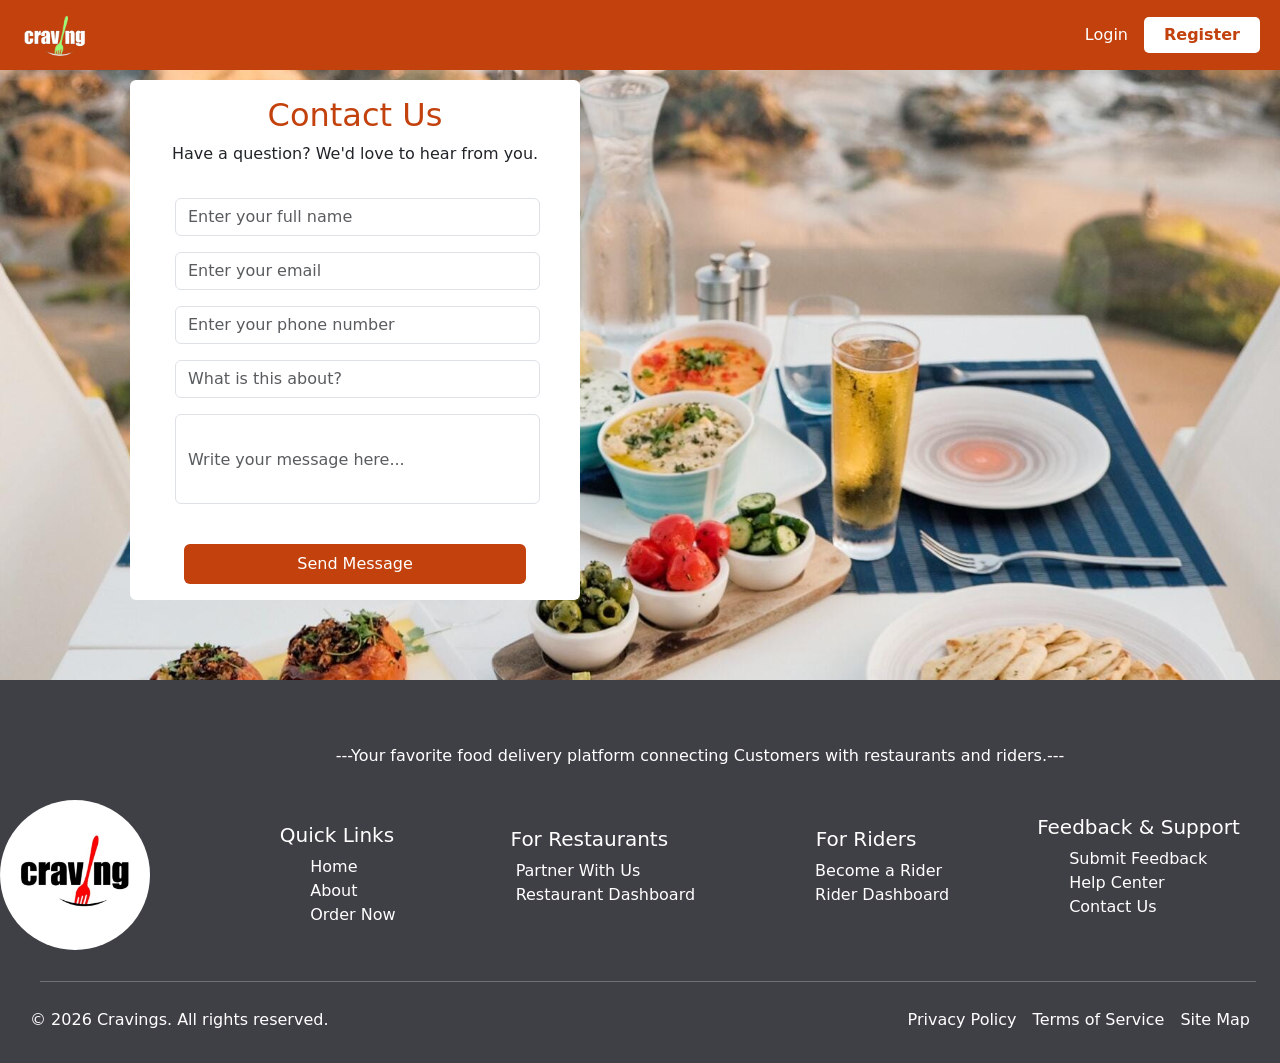
<file: cravings-static/contact.html>
<!doctype html>
<html lang="en">
  <head>
    <meta charset="UTF-8" />
    <meta name="viewport" content="width=device-width, initial-scale=1.0" />
    <title>Login</title>
    <link rel="stylesheet" href="style.css">
    <link
      href="https://cdn.jsdelivr.net/npm/bootstrap@5.3.8/dist/css/bootstrap.min.css"
      rel="stylesheet"
      integrity="sha384-sRIl4kxILFvY47J16cr9ZwB07vP4J8+LH7qKQnuqkuIAvNWLzeN8tE5YBujZqJLB"
      crossorigin="anonymous"
    />
  </head>
  <body>
    <header>
  <div
    id="headerDIV"
    class="d-flex justify-content-between align-items-center"
    style="background-color: #c2410c; padding: 10px 20px; height: 70px;"
  >
    <div class="d-flex align-items-center">
      <a href="./index.html"><img src="./images/logo-light.png" alt="Logo" style="height: 45px; width: auto;" /></a>
    </div>

    <div class="d-flex align-items-center gap-3">
      <a href="./login.html" 
         class="text-decoration-none" 
         style="color: white; font-weight: 500; font-size: 16px;">
         Login
      </a>
      
      <a href="./register.html" 
         class="btn text-decoration-none" 
         style="background-color: white; color: #c2410c; font-weight: 600; border-radius: 5px; padding: 6px 20px; border: none;">
         Register
      </a>
    </div>
  </div>
</header>
    <main>
        <div style="background-image: url(./images/contactPage\ \(1\).jpg); background-size: cover ; background-position: center;">

      <div class="" style="padding: 80px 130px">
        <div class=" rounded-2" style="width: 450px; background: white;">
          <div class="text-center p-3 ">
            <div>
              <h2 style="color: #c2410c;"">Contact Us</h2>
            </div>
            <div>
              <p>Have a question? We'd love to hear from you.</p>
            </div>
          </div>
          <div style="padding-left: 45px">
            <div class="pb-2">
                <div class="mb-3">
                <div>
                  <input
                    class="form-control"
                    style="width: 90%"
                    type="text"
                    placeholder="Enter your full name"
                  />
                </div>
              </div>
              <div class="mb-2">
                
                <div>
                  <input
                    class="form-control"
                    style="width: 90%"
                    type="email"
                    placeholder="Enter your email"
                  />
                </div>
              </div>
            </div>
            <div class="pb-3">
              <div class="mb-3">
                
                <div>
                    
                  <input
                    class="form-control"
                    style="width: 90%"
                    type="number"
                    placeholder="Enter your phone number"
                  />
                  
                </div>
              </div>

              <div class="mb-3">
                
                <div>
                    
                  <input
                    class="form-control"
                    style="width: 90% ;"
                    type="text"
                    placeholder="What is this about?"
                  />
                  
                </div>
              </div>
              <div>
                
                <div>
                    
                  <input
                    class="form-control"
                    style="width: 90%; height:90px;"
                    type="text"
                    placeholder="Write your message here..."
                  />
                  
                </div>
              </div>
            </div>
          </div>
          

          <div>
            <div class="text-center pt-4 pb-3">
              <button
                class="border-0 rounded-2"
                style="
                  height: 40px;
                  width: 76%;
                  color: white;
                  background: #c2410c;
                "
              >
                Send Message
              </button>
            </div>
          </div>
          



        </div>
      </div>
    </div>
    </main>

       <footer>
      <div
        style="background-color: #3f3f46"
      >
        <div  style="color: white">
          <div class=" text-center  p-3">
            <p style="margin-left: 120px;"class="mt-5">
              ---Your favorite food delivery platform connecting Customers with
              restaurants and riders.---
            </p>
          </div>
          <div
            class="d-flex  gap-5 justify-content-center align-items-center "
          >
            <div class="1 " style="margin-right: 40px;">
              <div>
                <img 
                  style="
                    max-width: 150px;
                    height: auto;
                    display: block;
                    margin-bottom: 15px;
                    border-radius: 80px;
                    margin-right: 40px;
                  "
                  src="./images/JayHindDoston8.jpeg"
                  alt=""
                />
              </div>
            </div>
            <div class="2"style="margin-right: 40px;">
              <div class="text-center"><h5>Quick Links</h5></div>
              <div >
                <ul type="none" >
                  <li><a href="./index.html" class="s2 text-decoration-none" >Home</a></li>
                  <li><a href="./about.html" class="s2 text-decoration-none" >About</a></li>
                  <li><a href="./order-now.html" class="s2 text-decoration-none">Order Now</a></li>
                </ul>
              </div>
            </div>

            <div class="3 mb-3"style="margin-right: 40px;">
              <div class="text-center"><h5>For Restaurants</h5></div>
              <div>
                <ul type="none">
                  <li><a href="#" class="s2 text-decoration-none" >Partner With Us</a></li>
                  <li><a href="#" class="s2 text-decoration-none" >Restaurant Dashboard</a></li>
                </ul>
              </div>
            </div>

            <div class="4 mb-3 " style="margin-right: 40px;" >
             
               <div class="text-center"><h5>For Riders</h5></div>
              <div>
                <ul type="none">
                  <li><a href="./register.html" class="s2 text-decoration-none" >Become a Rider</a></li>
                  <li><a href="#" class="s2 text-decoration-none" >Rider Dashboard</a></li>
                </ul>
              </div>
             
            </div>

            <div class="5 mb-3"style="margin-right: 40px;">
              <div class="text-center"><h5>Feedback & Support</h5></div>
              <div>
                <ul type="none">
                  <li><a href="./feedback.html" class="s2 text-decoration-none" >Submit Feedback</a></li>
                  <li><a href="./help-center.html" class="s2 text-decoration-none" >Help Center</a></li>
                  <li><a href="./contact.html" class="s2 text-decoration-none" >Contact Us</a></li>
                </ul>
              </div>
            </div>
          </div>
          <div style="width:95%; margin-left: 40px;">
            <hr />
          </div>

          <div
            class="d-flex justify-content-between"
            style="padding: 10px 30px 15px 30px"
          >
            <div class="6">
              <div><p>© 2026 Cravings. All rights reserved.</p></div>
            </div>
            <div>
              <ul type="none" class="d-flex gap-3">
                <li><a href="./privacy-policy.html" class="s2 text-decoration-none" >Privacy Policy</a></li>
                <li><a href="./terms-of-service.html" class="s2 text-decoration-none" >Terms of Service</a></li>
                <li><a href="./sitemap.html" class="s2 text-decoration-none" >Site Map</a></li>
              </ul>
            </div>
          </div>
        </div>
      </div>
    </footer>
    <!-- Bootstrap Script -->
    <script
      src="https://cdn.jsdelivr.net/npm/bootstrap@5.3.8/dist/js/bootstrap.bundle.min.js"
      integrity="sha384-FKyoEForCGlyvwx9Hj09JcYn3nv7wiPVlz7YYwJrWVcXK/BmnVDxM+D2scQbITxI"
      crossorigin="anonymous"
    ></script>
  </body>
</html>
</file>
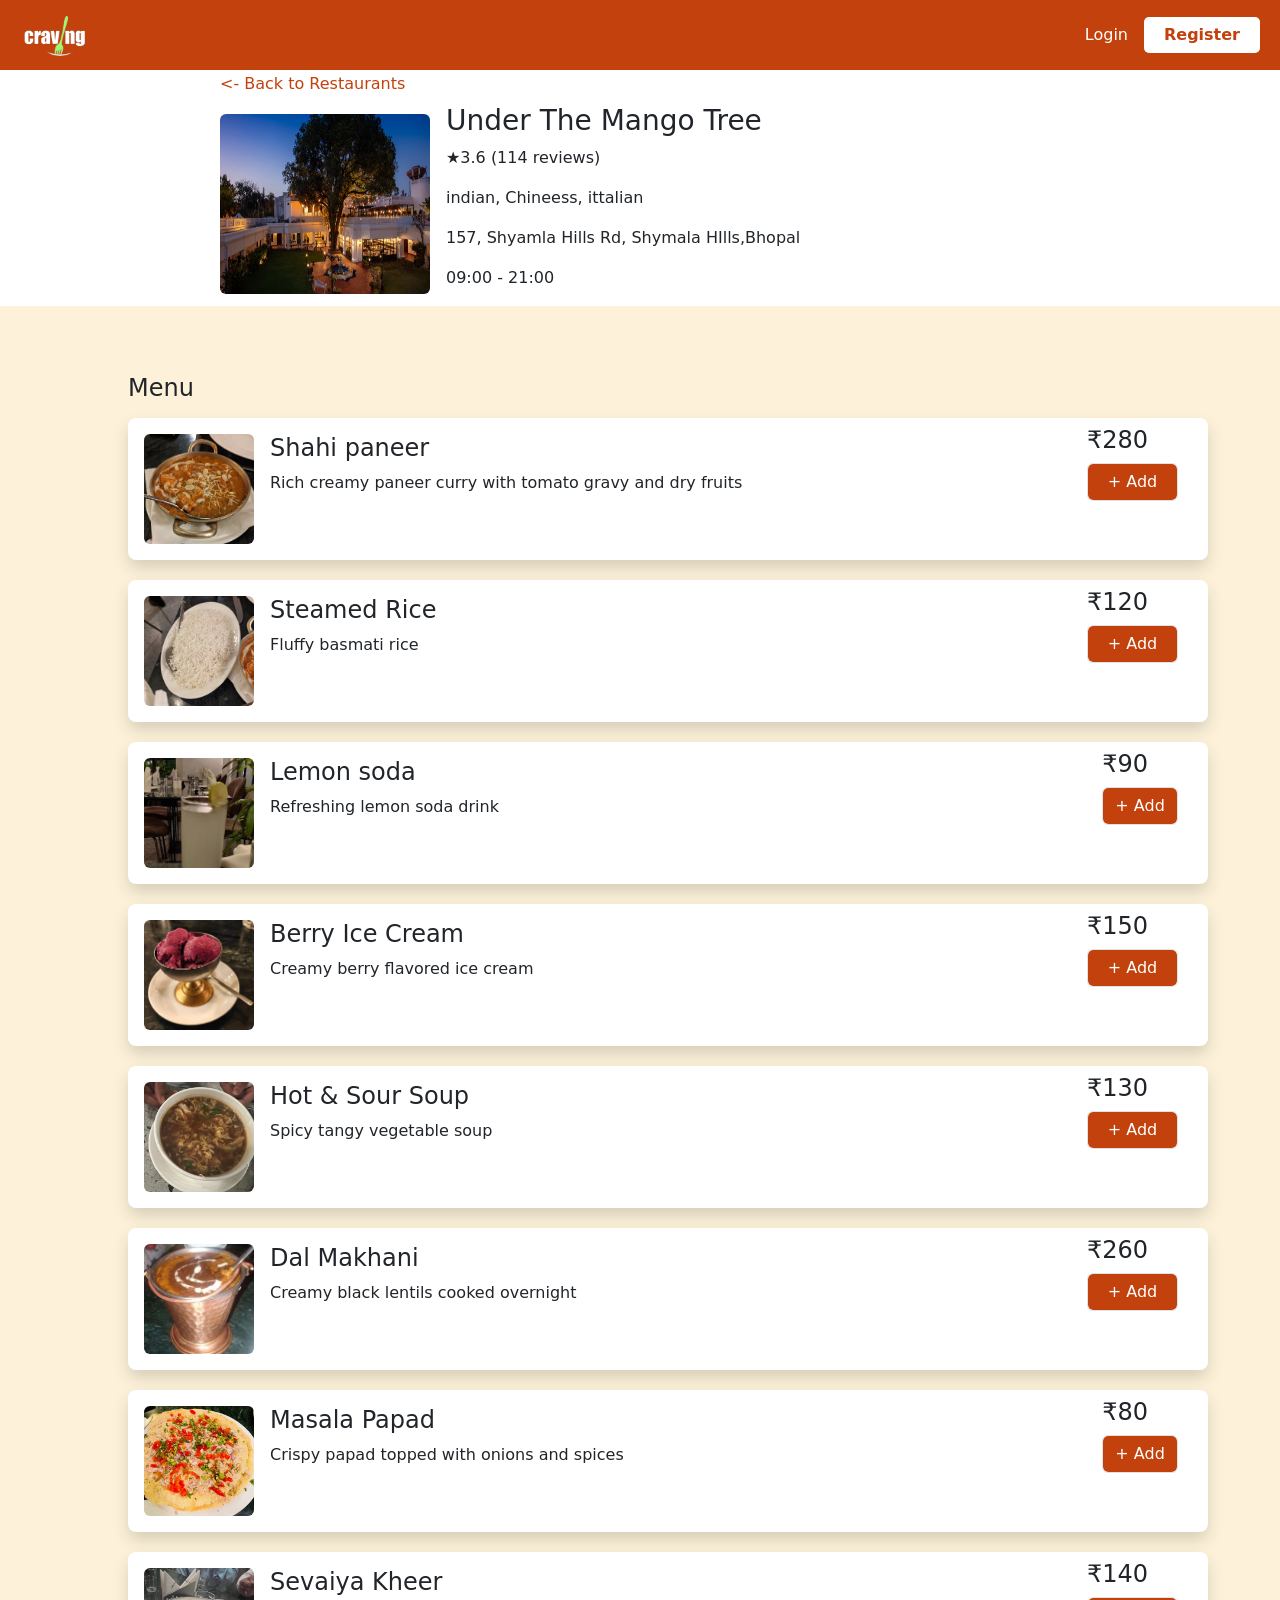
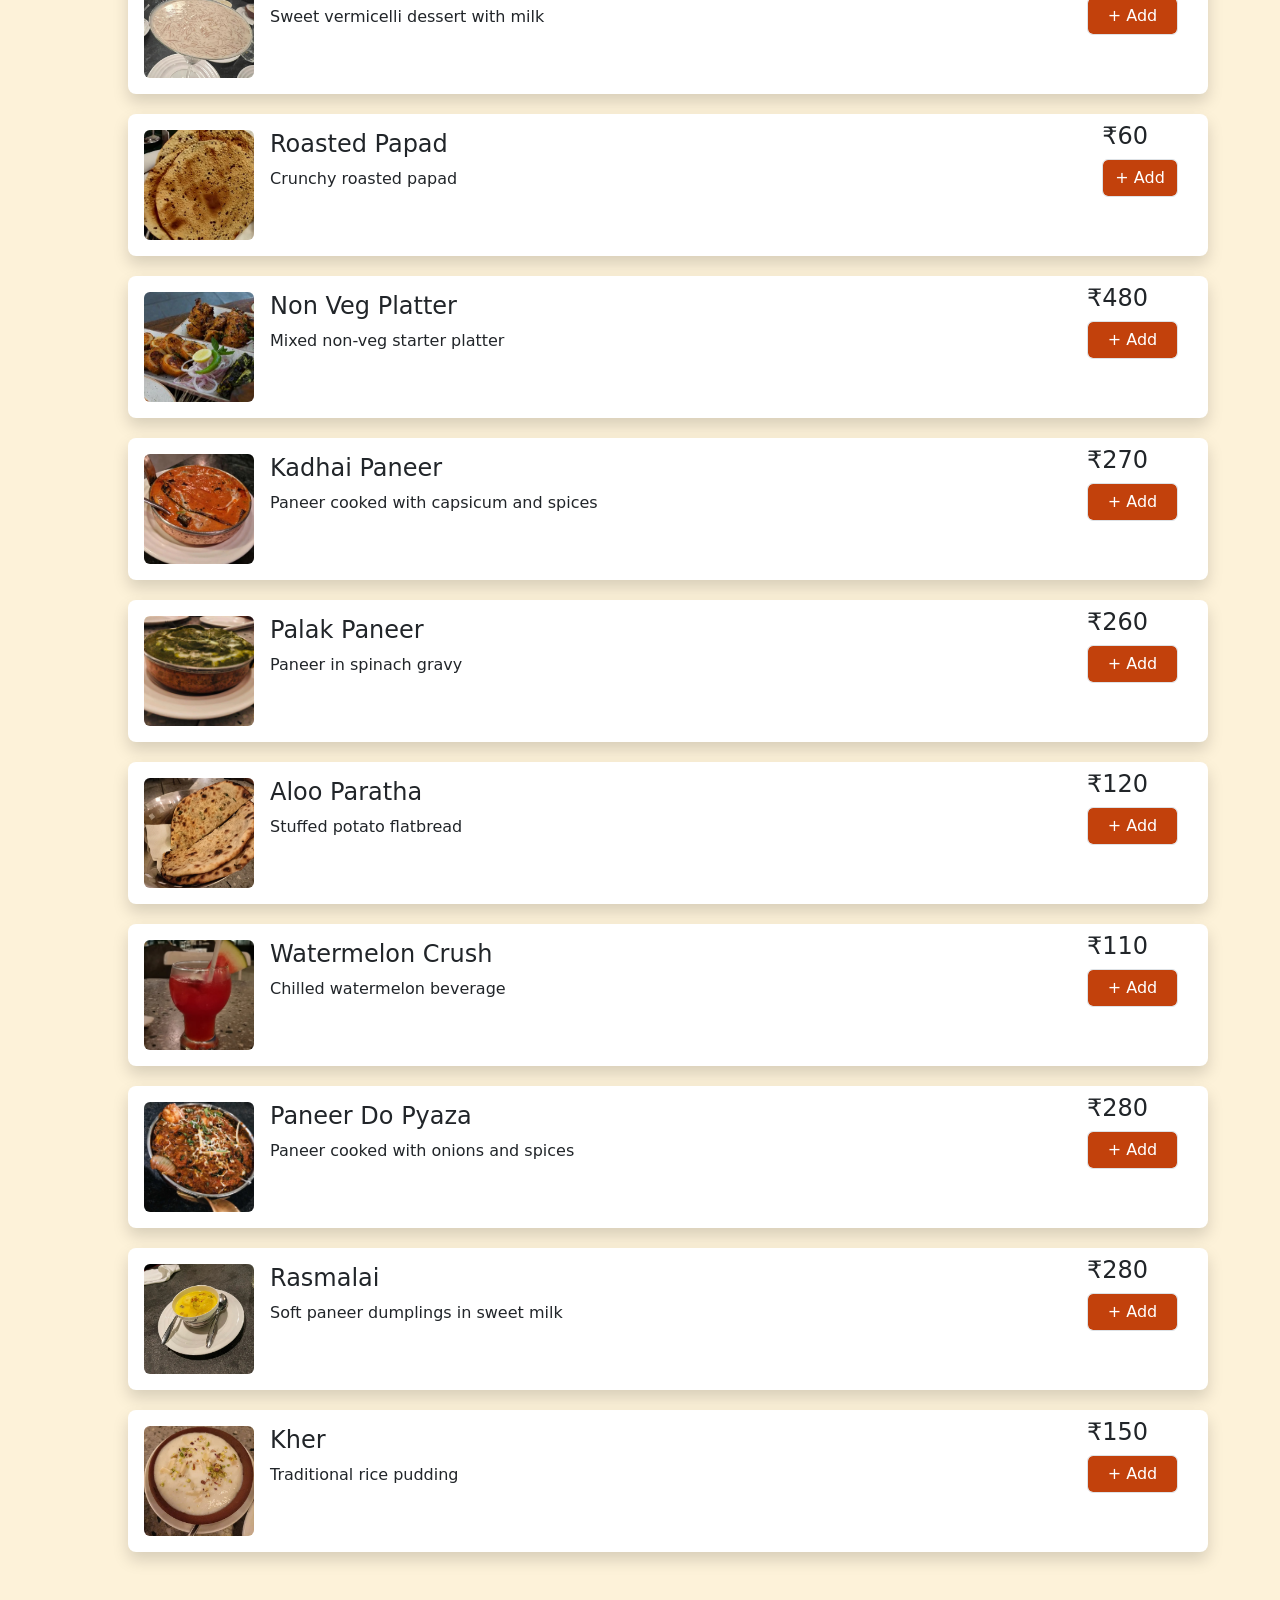
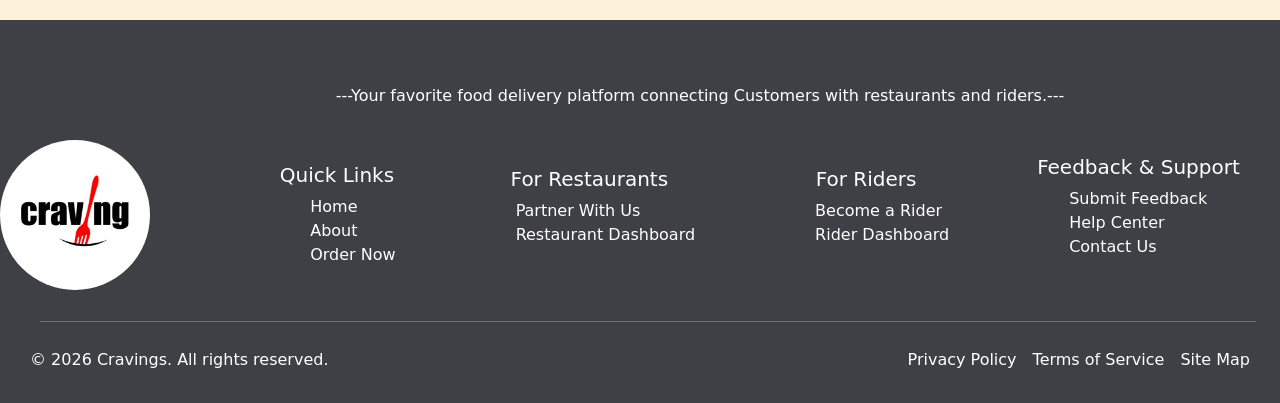
<file: cravings-static/exploreMenu.html>
<!doctype html>
<html lang="en">
  <head>
    <meta charset="UTF-8" />
    <meta name="viewport" content="width=device-width, initial-scale=1.0" />
    <title>Document</title>
    <link rel="stylesheet" href="style.css" />
    <link
      href="https://cdn.jsdelivr.net/npm/bootstrap@5.3.8/dist/css/bootstrap.min.css"
      rel="stylesheet"
      integrity="sha384-sRIl4kxILFvY47J16cr9ZwB07vP4J8+LH7qKQnuqkuIAvNWLzeN8tE5YBujZqJLB"
      crossorigin="anonymous"
    />
  </head>
  <body>
    <header>
  <div
    id="headerDIV"
    class="d-flex justify-content-between align-items-center"
    style="background-color: #c2410c; padding: 10px 20px; height: 70px;"
  >
    <div class="d-flex align-items-center">
      <a href="./index.html"><img src="./images/logo-light.png" alt="Logo" style="height: 45px; width: auto;" /></a>
    </div>

    <div class="d-flex align-items-center gap-3">
      <a href="./login.html" 
         class="text-decoration-none" 
         style="color: white; font-weight: 500; font-size: 16px;">
         Login
      </a>
      
      <a href="./register.html" 
         class="btn text-decoration-none" 
         style="background-color: white; color: #c2410c; font-weight: 600; border-radius: 5px; padding: 6px 20px; border: none;">
         Register
      </a>
    </div>
  </div>
</header>

    <main>
 
        <div class=" pt-4 shadow">
            <div class=" pt-4">
                <div class=" pt-3 " style="width: 100%; padding-left: 50px;">
                    <div>
                    <div class="pb-2 pt-2 "><a class="text-decoration-none" style="color: #c2410c; padding-left:170px;" href="./order-now.html"><- Back to Restaurants</a></div>
                </div>
                <div class="">
                    <div class="d-flex gap-3" style="padding-left:170px;">
                    <div >
                        <div style="padding-top: 10px;" ><img class="rounded-2" src="./images/JayHindDoston5.jpeg" style="height: 180px; width: 210px;" alt=""></div>
                    </div>
                    <div>
                        <div>
                            <div><h3>Under The Mango Tree</h3></div>
                        </div>
                        <div>
                            <div><p>&#9733;3.6 (114 reviews) </p></div>
                        </div>
                        <div>
                            <div><p>indian, Chineess, ittalian</p></div>
                        </div>
                        <div>
                            <div><p>157, Shyamla Hills Rd, Shymala HIlls,Bhopal</p></div>
                        </div>
                        <div>
                            <div><p>09:00 - 21:00</p></div>
                        </div>
                    </div>
                </div>
                </div>
                </div>
            </div>
        </div>

        <div style="padding-left: 10px; background: #fdf2d9; min-height: 100vh; padding: 20px 0 20px 80px;">

          <div class=" m-5 gap-3 " style="width: 90%;">
            <div class=" pb-2 ">
              <div ><h4>Menu</h4></div>
            </div>

           <div >

            <div >

              
             <div class=" rounded-3 shadow" style="background-color: white; margin-bottom:20px;">
              <div class="MENU KE BAD WALA MAIN DIV d-flex justify-content-between">
              <div class="d-flex gap-3 p-3">
                <div ">
                  <div><img class="rounded-2" style="height: 110px; width: 110px;" src="./images/sahiPanner.jpg" ></div>
                </div>
                <div>
                  <div><h4>Shahi paneer</h4></div>
                  <div><p>Rich creamy paneer curry with tomato gravy and dry fruits</p></div>
                </div>
              </div>
              <div>
                <div><h4 class="pt-2" style="padding-right: 60px;">₹280</h4></div>
                <div style="padding-right:30px;"><button class="form-control" style="background-color: #c2410c; color: white;">+ Add</button></div>
              </div>
            </div>
            </div>

            <div class=" rounded-3 shadow" style="background-color: white; margin-bottom:20px;">
              <div class="MENU KE BAD WALA MAIN DIV d-flex justify-content-between">
              <div class="d-flex gap-3 p-3">
                <div ">
                  <div><img class="rounded-2" style="height: 110px; width: 110px;" src="./images/SteamedRice.jpg" ></div>
                </div>
                <div>
                  <div><h4>Steamed Rice</h4></div>
                  <div><p>Fluffy basmati rice</p></div>
                </div>
              </div>
              <div>
                <div><h4 class="pt-2" style="padding-right: 60px;">₹120</h4></div>
                <div style="padding-right:30px;"><button class="form-control" style="background-color: #c2410c; color: white;">+ Add</button></div>
              </div>
            </div>
            </div>

            <div class=" rounded-3 shadow" style="background-color: white; margin-bottom:20px;">
              <div class="MENU KE BAD WALA MAIN DIV d-flex justify-content-between">
              <div class="d-flex gap-3 p-3">
                <div ">
                  <div><img class="rounded-2" style="height: 110px; width: 110px;" src="./images/LemonSOda.jpg" ></div>
                </div>
                <div>
                  <div><h4>Lemon soda</h4></div>
                  <div><p>Refreshing lemon soda drink</p></div>
                </div>
              </div>
              <div>
                <div><h4 class="pt-2" style="padding-right: 60px;">₹90</h4></div>
                <div style="padding-right:30px;"><button class="form-control" style="background-color: #c2410c; color: white;">+ Add</button></div>
              </div>
            </div>
            </div>

            <div class=" rounded-3 shadow" style="background-color: white;margin-bottom:20px;">
              <div class="MENU KE BAD WALA MAIN DIV d-flex justify-content-between">
              <div class="d-flex gap-3 p-3">
                <div ">
                  <div><img class="rounded-2" style="height: 110px; width: 110px;" src="./images/Berry Ice Cream.jpg" ></div>
                </div>
                <div>
                  <div><h4>Berry Ice Cream</h4></div>
                  <div><p>Creamy berry flavored ice cream</p></div>
                </div>
              </div>
              <div>
                <div><h4 class="pt-2" style="padding-right: 60px;">₹150</h4></div>
                <div style="padding-right:30px;"><button class="form-control" style="background-color: #c2410c; color: white;">+ Add</button></div>
              </div>
            </div>
            </div>

            <div class=" rounded-3 shadow" style="background-color: white;margin-bottom:20px;">
              <div class="MENU KE BAD WALA MAIN DIV d-flex justify-content-between">
              <div class="d-flex gap-3 p-3">
                <div ">
                  <div><img class="rounded-2" style="height: 110px; width: 110px;" src="./images/Hot&SourSoup.jpg" ></div>
                </div>
                <div>
                  <div><h4>Hot & Sour Soup</h4></div>
                  <div><p>Spicy tangy vegetable soup</p></div>
                </div>
              </div>
              <div>
                <div><h4 class="pt-2" style="padding-right: 60px;">₹130</h4></div>
                <div style="padding-right:30px;"><button class="form-control" style="background-color: #c2410c; color: white;">+ Add</button></div>
              </div>
            </div>
            </div>

            <div class=" rounded-3 shadow" style="background-color: white;margin-bottom:20px;">
              <div class="MENU KE BAD WALA MAIN DIV d-flex justify-content-between">
              <div class="d-flex gap-3 p-3">
                <div ">
                  <div><img class="rounded-2" style="height: 110px; width: 110px;" src="./images/daalMakhni.jpg" ></div>
                </div>
                <div>
                  <div><h4>Dal Makhani</h4></div>
                  <div><p>Creamy black lentils cooked overnight</p></div>
                </div>
              </div>
              <div>
                <div><h4 class="pt-2" style="padding-right: 60px;">₹260</h4></div>
                <div style="padding-right:30px;"><button class="form-control" style="background-color: #c2410c; color: white;">+ Add</button></div>
              </div>
            </div>
            </div>

            <div class=" rounded-3 shadow" style="background-color: white;margin-bottom:20px;">
              <div class="MENU KE BAD WALA MAIN DIV d-flex justify-content-between">
              <div class="d-flex gap-3 p-3">
                <div ">
                  <div><img class="rounded-2" style="height: 110px; width: 110px;" src="./images/masalaPapad.jpg" ></div>
                </div>
                <div>
                  <div><h4>Masala Papad</h4></div>
                  <div><p>Crispy papad topped with onions and spices</p></div>
                </div>
              </div>
              <div>
                <div><h4 class="pt-2" style="padding-right: 60px;">₹80</h4></div>
                <div style="padding-right:30px;"><button class="form-control" style="background-color: #c2410c; color: white;">+ Add</button></div>
              </div>
            </div>
            </div>

            <div class=" rounded-3 shadow" style="background-color: white;margin-bottom:20px;">
              <div class="MENU KE BAD WALA MAIN DIV d-flex justify-content-between">
              <div class="d-flex gap-3 p-3">
                <div ">
                  <div><img class="rounded-2" style="height: 110px; width: 110px;" src="./images/shavaiyaKheer.jpg" ></div>
                </div>
                <div>
                  <div><h4>Sevaiya Kheer</h4></div>
                  <div><p>Sweet vermicelli dessert with milk</p></div>
                </div>
              </div>
              <div>
                <div><h4 class="pt-2" style="padding-right: 60px;">₹140</h4></div>
                <div style="padding-right:30px;"><button class="form-control" style="background-color: #c2410c; color: white;">+ Add</button></div>
              </div>
            </div>
            </div>

            <div class=" rounded-3 shadow" style="background-color: white;margin-bottom:20px;">
              <div class="MENU KE BAD WALA MAIN DIV d-flex justify-content-between">
              <div class="d-flex gap-3 p-3">
                <div ">
                  <div><img class="rounded-2" style="height: 110px; width: 110px;" src="./images/RoastedPapad.jpg" ></div>
                </div>
                <div>
                  <div><h4>Roasted Papad</h4></div>
                  <div><p>Crunchy roasted papad</p></div>
                </div>
              </div>
              <div>
                <div><h4 class="pt-2" style="padding-right: 60px;">₹60</h4></div>
                <div style="padding-right:30px;"><button class="form-control" style="background-color: #c2410c; color: white;">+ Add</button></div>
              </div>
            </div>
            </div>

            <div class=" rounded-3 shadow" style="background-color: white;margin-bottom:20px;">
              <div class="MENU KE BAD WALA MAIN DIV d-flex justify-content-between">
              <div class="d-flex gap-3 p-3">
                <div ">
                  <div><img class="rounded-2" style="height: 110px; width: 110px;" src="./images/None veg platter.jpg" ></div>
                </div>
                <div>
                  <div><h4>Non Veg Platter</h4></div>
                  <div><p>Mixed non-veg starter platter</p></div>
                </div>
              </div>
              <div>
                <div><h4 class="pt-2" style="padding-right: 60px;">₹480</h4></div>
                <div style="padding-right:30px;"><button class="form-control" style="background-color: #c2410c; color: white;">+ Add</button></div>
              </div>
            </div>
            </div>

            <div class=" rounded-3 shadow" style="background-color: white;margin-bottom:20px;">
              <div class="MENU KE BAD WALA MAIN DIV d-flex justify-content-between">
              <div class="d-flex gap-3 p-3">
                <div ">
                  <div><img class="rounded-2" style="height: 110px; width: 110px;" src="./images/kadhai paneer.jpg" ></div>
                </div>
                <div>
                  <div><h4>Kadhai Paneer</h4></div>
                  <div><p>Paneer cooked with capsicum and spices</p></div>
                </div>
              </div>
              <div>
                <div><h4 class="pt-2" style="padding-right: 60px;">₹270</h4></div>
                <div style="padding-right:30px;"><button class="form-control" style="background-color: #c2410c; color: white;">+ Add</button></div>
              </div>
            </div>
            </div>

            <div class=" rounded-3 shadow" style="background-color: white;margin-bottom:20px;">
              <div class="MENU KE BAD WALA MAIN DIV d-flex justify-content-between">
              <div class="d-flex gap-3 p-3">
                <div ">
                  <div><img class="rounded-2" style="height: 110px; width: 110px;" src="./images/Palak Panner.jpg" ></div>
                </div>
                <div>
                  <div><h4>Palak Paneer</h4></div>
                  <div><p>Paneer in spinach gravy</p></div>
                </div>
              </div>
              <div>
                <div><h4 class="pt-2" style="padding-right: 60px;">₹260</h4></div>
                <div style="padding-right:30px;"><button class="form-control" style="background-color: #c2410c; color: white;">+ Add</button></div>
              </div>
            </div>
            </div>

            <div class=" rounded-3 shadow" style="background-color: white;margin-bottom:20px;">
              <div class="MENU KE BAD WALA MAIN DIV d-flex justify-content-between">
              <div class="d-flex gap-3 p-3">
                <div ">
                  <div><img class="rounded-2" style="height: 110px; width: 110px;" src="./images/AlooParatha.jpg" ></div>
                </div>
                <div>
                  <div><h4>Aloo Paratha</h4></div>
                  <div><p>Stuffed potato flatbread</p></div>
                </div>
              </div>
              <div>
                <div><h4 class="pt-2" style="padding-right: 60px;">₹120</h4></div>
                <div style="padding-right:30px;"><button class="form-control" style="background-color: #c2410c; color: white;">+ Add</button></div>
              </div>
            </div>
            </div>

            <div class=" rounded-3 shadow" style="background-color: white;margin-bottom:20px;">
              <div class="MENU KE BAD WALA MAIN DIV d-flex justify-content-between">
              <div class="d-flex gap-3 p-3">
                <div ">
                  <div><img class="rounded-2" style="height: 110px; width: 110px;" src="./images/Watermelan Crush.jpg" ></div>
                </div>
                <div>
                  <div><h4>Watermelon Crush</h4></div>
                  <div><p>Chilled watermelon beverage</p></div>
                </div>
              </div>
              <div>
                <div><h4 class="pt-2" style="padding-right: 60px;">₹110</h4></div>
                <div style="padding-right:30px;"><button class="form-control" style="background-color: #c2410c; color: white;">+ Add</button></div>
              </div>
            </div>
            </div>

            <div class=" rounded-3 shadow" style="background-color: white;margin-bottom:20px;">
              <div class="MENU KE BAD WALA MAIN DIV d-flex justify-content-between">
              <div class="d-flex gap-3 p-3">
                <div ">
                  <div><img class="rounded-2" style="height: 110px; width: 110px;" src="./images/PannerDoPyaza.jpg" ></div>
                </div>
                <div>
                  <div><h4>Paneer Do Pyaza</h4></div>
                  <div><p>Paneer cooked with onions and spices</p></div>
                </div>
              </div>
              <div>
                <div><h4 class="pt-2" style="padding-right: 60px;">₹280</h4></div>
                <div style="padding-right:30px;"><button class="form-control" style="background-color: #c2410c; color: white;">+ Add</button></div>
              </div>
            </div>
            </div>

            <div class=" rounded-3 shadow" style="background-color: white;margin-bottom:20px;">
              <div class="MENU KE BAD WALA MAIN DIV d-flex justify-content-between">
              <div class="d-flex gap-3 p-3">
                <div ">
                  <div><img class="rounded-2" style="height: 110px; width: 110px;" src="./images/Ras Malai.jpg" ></div>
                </div>
                <div>
                  <div><h4>Rasmalai</h4></div>
                  <div><p>Soft paneer dumplings in sweet milk</p></div>
                </div>
              </div>
              <div>
                <div><h4 class="pt-2" style="padding-right: 60px;">₹280</h4></div>
                <div style="padding-right:30px;"><button class="form-control" style="background-color: #c2410c; color: white;">+ Add</button></div>
              </div>
            </div>
            </div>

            <div class=" rounded-3 shadow" style="background-color: white;">
              <div class="MENU KE BAD WALA MAIN DIV d-flex justify-content-between">
              <div class="d-flex gap-3 p-3">
                <div ">
                  <div><img class="rounded-2" style="height: 110px; width: 110px;" src="./images/Kher.jpg" ></div>
                </div>
                <div>
                  <div><h4>Kher</h4></div>
                  <div><p>Traditional rice pudding</p></div>
                </div>
              </div>
              <div>
                <div><h4 class="pt-2" style="padding-right: 60px;">₹150</h4></div>
                <div style="padding-right:30px;"><button class="form-control" style="background-color: #c2410c; color: white;">+ Add</button></div>
              </div>
            </div>
            </div>
            </div>


            
           </div>

          </div>
        </div>

    </main>

    <footer>
      <div
        style="background-color: #3f3f46"
      >
        <div  style="color: white">
          <div class=" text-center  p-3">
            <p style="margin-left: 120px;"class="mt-5">
              ---Your favorite food delivery platform connecting Customers with
              restaurants and riders.---
            </p>
          </div>
          <div
            class="d-flex  gap-5 justify-content-center align-items-center "
          >
            <div class="1 " style="margin-right: 40px;">
              <div>
                <img 
                  style="
                    max-width: 150px;
                    height: auto;
                    display: block;
                    margin-bottom: 15px;
                    border-radius: 80px;
                    margin-right: 40px;
                  "
                  src="./images/JayHindDoston8.jpeg"
                  alt=""
                />
              </div>
            </div>
            <div class="2"style="margin-right: 40px;">
              <div class="text-center"><h5>Quick Links</h5></div>
              <div >
                <ul type="none" >
                  <li><a href="./index.html" class="s2 text-decoration-none" >Home</a></li>
                  <li><a href="./about.html" class="s2 text-decoration-none" >About</a></li>
                  <li><a href="./order-now.html" class="s2 text-decoration-none">Order Now</a></li>
                </ul>
              </div>
            </div>

            <div class="3 mb-3"style="margin-right: 40px;">
              <div class="text-center"><h5>For Restaurants</h5></div>
              <div>
                <ul type="none">
                  <li><a href="#" class="s2 text-decoration-none" >Partner With Us</a></li>
                  <li><a href="#" class="s2 text-decoration-none" >Restaurant Dashboard</a></li>
                </ul>
              </div>
            </div>

            <div class="4 mb-3 " style="margin-right: 40px;" >
             
               <div class="text-center"><h5>For Riders</h5></div>
              <div>
                <ul type="none">
                  <li><a href="./register.html" class="s2 text-decoration-none" >Become a Rider</a></li>
                  <li><a href="#" class="s2 text-decoration-none" >Rider Dashboard</a></li>
                </ul>
              </div>
             
            </div>

            <div class="5 mb-3"style="margin-right: 40px;">
              <div class="text-center"><h5>Feedback & Support</h5></div>
              <div>
                <ul type="none">
                  <li><a href="./feedback.html" class="s2 text-decoration-none" >Submit Feedback</a></li>
                  <li><a href="./help-center.html" class="s2 text-decoration-none" >Help Center</a></li>
                  <li><a href="./contact.html" class="s2 text-decoration-none" >Contact Us</a></li>
                </ul>
              </div>
            </div>
          </div>
          <div style="width:95%; margin-left: 40px;">
            <hr />
          </div>

          <div
            class="d-flex justify-content-between"
            style="padding: 10px 30px 15px 30px"
          >
            <div class="6">
              <div><p>© 2026 Cravings. All rights reserved.</p></div>
            </div>
            <div>
              <ul type="none" class="d-flex gap-3">
                <li><a href="./privacy-policy.html" class="s2 text-decoration-none" >Privacy Policy</a></li>
                <li><a href="./terms-of-service.html" class="s2 text-decoration-none" >Terms of Service</a></li>
                <li><a href="./sitemap.html" class="s2 text-decoration-none" >Site Map</a></li>
              </ul>
            </div>
          </div>
        </div>
      </div>
    </footer>
    <!-- Bootstrap Script -->
    <script
      src="https://cdn.jsdelivr.net/npm/bootstrap@5.3.8/dist/js/bootstrap.bundle.min.js"
      integrity="sha384-FKyoEForCGlyvwx9Hj09JcYn3nv7wiPVlz7YYwJrWVcXK/BmnVDxM+D2scQbITxI"
      crossorigin="anonymous"
    ></script>
  </body>
</html>
</file>
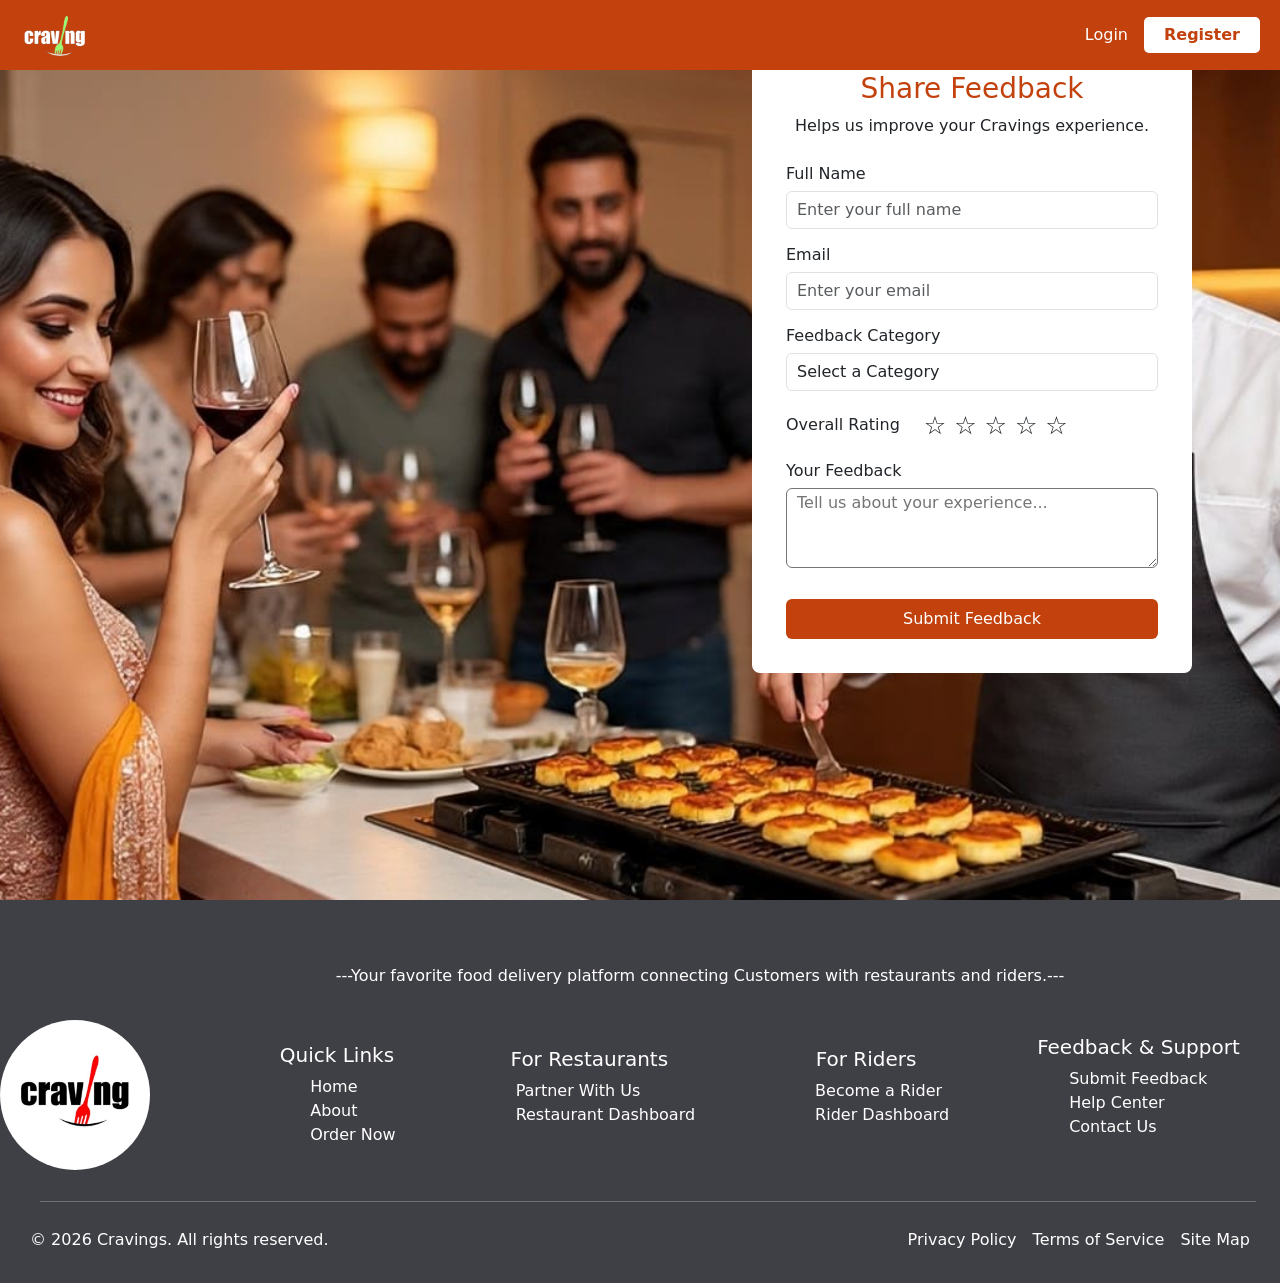
<file: cravings-static/feedback.html>
<!doctype html>
<html lang="en">
  <head>
    <meta charset="UTF-8" />
    <meta name="viewport" content="width=device-width, initial-scale=1.0" />
    <title>Document</title>
    <link rel="stylesheet" href="style.css">
    <link
      rel="stylesheet"
      href="https://cdn.jsdelivr.net/npm/bootstrap-icons@1.13.1/font/bootstrap-icons.min.css"
    />
    <link
      href="https://cdn.jsdelivr.net/npm/bootstrap@5.3.8/dist/css/bootstrap.min.css"
      rel="stylesheet"
      integrity="sha384-sRIl4kxILFvY47J16cr9ZwB07vP4J8+LH7qKQnuqkuIAvNWLzeN8tE5YBujZqJLB"
      crossorigin="anonymous"
    />
  </head>
  <body>
   <header>
  <div
    id="headerDIV"
    class="d-flex justify-content-between align-items-center"
    style="background-color: #c2410c; padding: 10px 20px; height: 70px;"
  >
    <div class="d-flex align-items-center">
      <a href="./index.html"><img src="./images/logo-light.png" alt="Logo" style="height: 45px; width: auto;" /></a>
    </div>

    <div class="d-flex align-items-center gap-3">
      <a href="./login.html" 
         class="text-decoration-none" 
         style="color: white; font-weight: 500; font-size: 16px;">
         Login
      </a>
      
      <a href="./register.html" 
         class="btn text-decoration-none" 
         style="background-color: white; color: #c2410c; font-weight: 600; border-radius: 5px; padding: 6px 20px; border: none;">
         Register
      </a>
    </div>
  </div>
</header>

    <main>
      <div
        style="
          background-image: url(./images/FeedbackPage.jpeg);
          background-size: cover;
          background-position: center;
          background-repeat: no-repeat;
          width: 100%;
          min-height: 100vh;
        "
      >
        <div class="">
          <div
            class="d-flex justify-content-end align-content-end "
            style="padding-right: 40px"
          >
            <div
              class="m-5 p-4 bg-white rounded-3"
              style="height: 100%; width: 440px"
            >
              <div class="text-center">
                <div><h3 style="color: #c2410c">Share Feedback</h3></div>
                <div><p>Helps us improve your Cravings experience.</p></div>
              </div>

              <div style="padding: 10px 10px 10px 10px">
                <div class="mb-3">
                  <div><h6>Full Name</h6></div>
                  <div>
                    <input
                      style="padding-left: 10px"
                      class="w-100 rounded-2 form-control"
                      type="text"
                      placeholder="Enter your full name"
                    />
                  </div>
                </div>
                <div class="mb-3">
                  <div><h6>Email</h6></div>
                  <div>
                    <input
                      style="padding-left: 10px"
                      class="w-100 rounded-2 form-control"
                      type="email"
                      placeholder="Enter your email"
                    />
                  </div>
                </div>
                <div class="mb-3">
                  <div><h6>Feedback Category</h6></div>
                  <div>
                    <div>
                      <select
                        style="padding-left: 10px"
                        class="w-100 rounded-2 form-control"
                        name="Select a Category"
                      >
                        <option value="#1">Select a Category</option>
                        <option value="#2">Food Quality</option>
                        <option value="#3">Delivery experience</option>
                        <option value="#4">App & Website</option>
                        <option value="#5">Customer Support</option>
                        <option value="#6">Pricing & Value</option>
                      </select>
                    </div>
                  </div>
                </div>
                <div class="d-flex gap-4 mb-3" style="font-size: 25px">
                  <div><h6 class="pt-2">Overall Rating</h6></div>
                  <div>&#9734; &#9734; &#9734; &#9734; &#9734;</div>
                </div>
                <div>
                  <div><h6>Your Feedback</h6></div>
                  <div>
                    <textarea
                      class="rounded-2"
                      style="width: 100%; height: 80px; padding-left: 10px"
                      placeholder="Tell us about your experience..."
                    ></textarea>
                  </div>
                </div>

                <div class="pt-4">
                  <div>
                    <button
                      class="rounded-2 border-0"
                      style="
                        height: 40px;
                        width: 100%;
                        color: white;
                        background: #c2410c;
                      "
                    >
                      Submit Feedback
                    </button>
                  </div>
                </div>
              </div>
            </div>
          </div>
        </div>
      </div>
    </main>

<footer>
      <div
        style="background-color: #3f3f46"
      >
        <div  style="color: white">
          <div class=" text-center  p-3">
            <p style="margin-left: 120px;"class="mt-5">
              ---Your favorite food delivery platform connecting Customers with
              restaurants and riders.---
            </p>
          </div>
          <div
            class="d-flex  gap-5 justify-content-center align-items-center "
          >
            <div class="1 " style="margin-right: 40px;">
              <div>
                <img 
                  style="
                    max-width: 150px;
                    height: auto;
                    display: block;
                    margin-bottom: 15px;
                    border-radius: 80px;
                    margin-right: 40px;
                  "
                  src="./images/JayHindDoston8.jpeg"
                  alt=""
                />
              </div>
            </div>
            <div class="2"style="margin-right: 40px;">
              <div class="text-center"><h5>Quick Links</h5></div>
              <div >
                <ul type="none" >
                  <li><a href="./index.html" class="s2 text-decoration-none" >Home</a></li>
                  <li><a href="./about.html" class="s2 text-decoration-none" >About</a></li>
                  <li><a href="./order-now.html" class="s2 text-decoration-none">Order Now</a></li>
                </ul>
              </div>
            </div>

            <div class="3 mb-3"style="margin-right: 40px;">
              <div class="text-center"><h5>For Restaurants</h5></div>
              <div>
                <ul type="none">
                  <li><a href="#" class="s2 text-decoration-none" >Partner With Us</a></li>
                  <li><a href="#" class="s2 text-decoration-none" >Restaurant Dashboard</a></li>
                </ul>
              </div>
            </div>

            <div class="4 mb-3 " style="margin-right: 40px;" >
             
               <div class="text-center"><h5>For Riders</h5></div>
              <div>
                <ul type="none">
                  <li><a href="./register.html" class="s2 text-decoration-none" >Become a Rider</a></li>
                  <li><a href="#" class="s2 text-decoration-none" >Rider Dashboard</a></li>
                </ul>
              </div>
             
            </div>

            <div class="5 mb-3"style="margin-right: 40px;">
              <div class="text-center"><h5>Feedback & Support</h5></div>
              <div>
                <ul type="none">
                  <li><a href="./feedback.html" class="s2 text-decoration-none" >Submit Feedback</a></li>
                  <li><a href="./help-center.html" class="s2 text-decoration-none" >Help Center</a></li>
                  <li><a href="./contact.html" class="s2 text-decoration-none" >Contact Us</a></li>
                </ul>
              </div>
            </div>
          </div>
          <div style="width:95%; margin-left: 40px;">
            <hr />
          </div>

          <div
            class="d-flex justify-content-between"
            style="padding: 10px 30px 15px 30px"
          >
            <div class="6">
              <div><p>© 2026 Cravings. All rights reserved.</p></div>
            </div>
            <div>
              <ul type="none" class="d-flex gap-3">
                <li><a href="./privacy-policy.html" class="s2 text-decoration-none" >Privacy Policy</a></li>
                <li><a href="./terms-of-service.html" class="s2 text-decoration-none" >Terms of Service</a></li>
                <li><a href="./sitemap.html" class="s2 text-decoration-none" >Site Map</a></li>
              </ul>
            </div>
          </div>
        </div>
      </div>
    </footer>
    <!-- Bootstrap Script -->
    <script
      src="https://cdn.jsdelivr.net/npm/bootstrap@5.3.8/dist/js/bootstrap.bundle.min.js"
      integrity="sha384-FKyoEForCGlyvwx9Hj09JcYn3nv7wiPVlz7YYwJrWVcXK/BmnVDxM+D2scQbITxI"
      crossorigin="anonymous"
    ></script>
  </body>
</html>
</file>
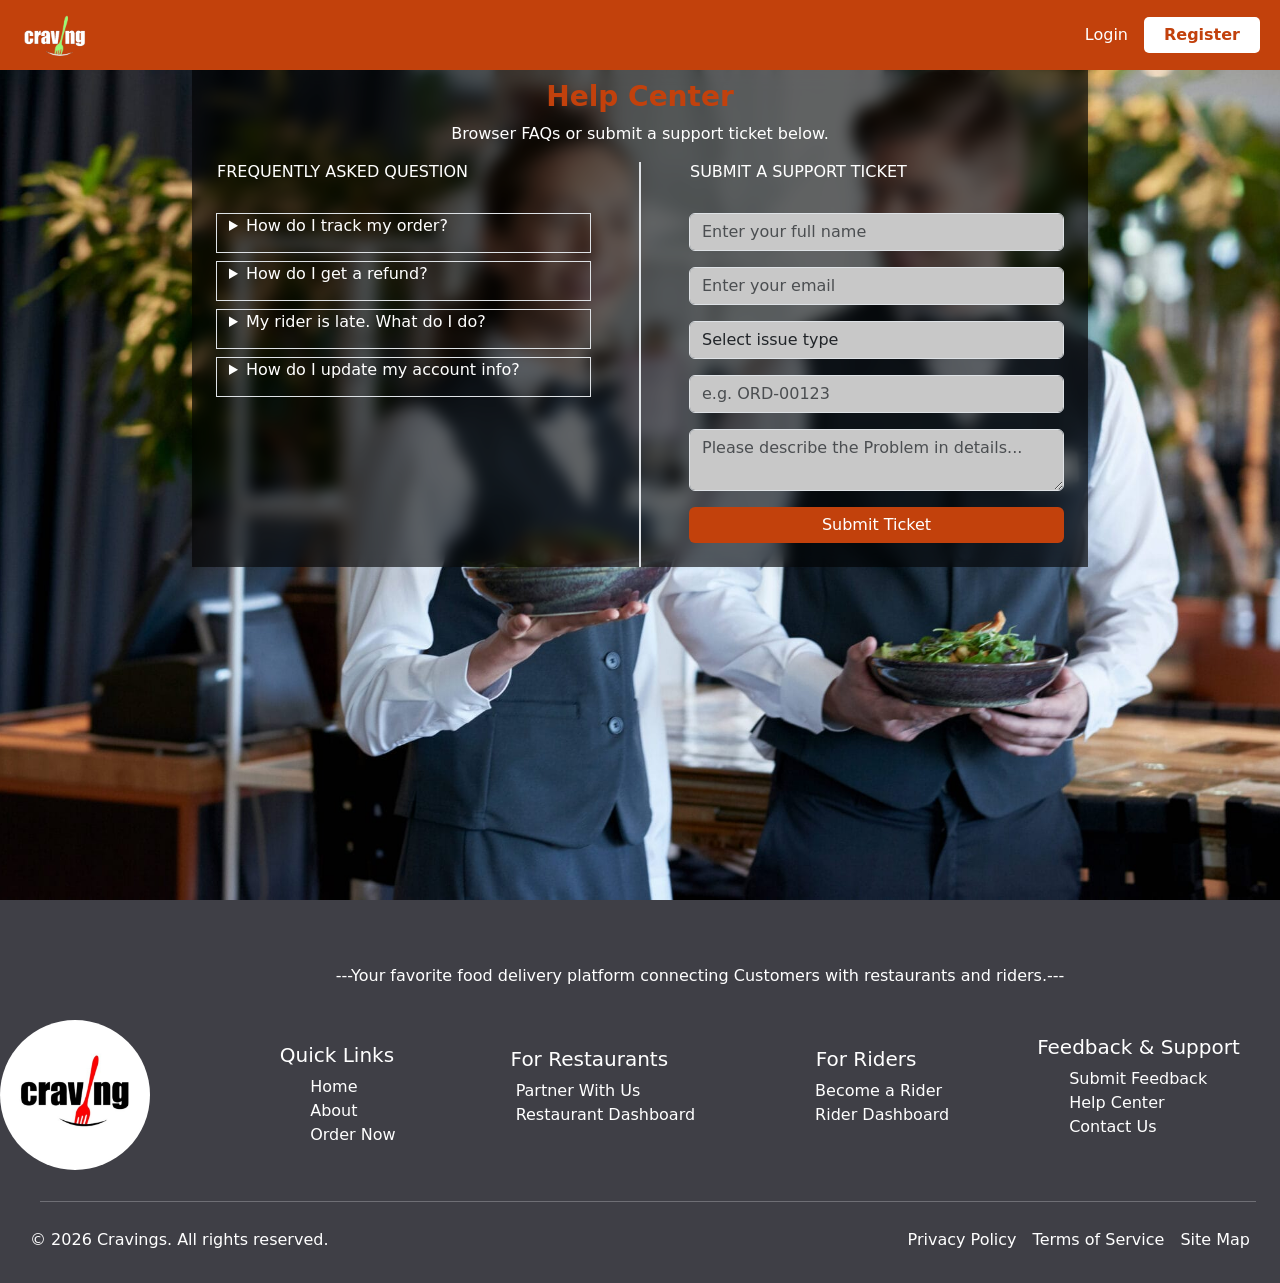
<file: cravings-static/help-center.html>
<!doctype html>
<html lang="en">
  <head>
    <meta charset="UTF-8" />
    <meta name="viewport" content="width=device-width, initial-scale=1.0" />
    <title>Document</title>
    <link rel="stylesheet" href="style.css">
    <link rel="stylesheet" href="https://cdn.jsdelivr.net/npm/bootstrap-icons@1.13.1/font/bootstrap-icons.min.css">
    <link
      href="https://cdn.jsdelivr.net/npm/bootstrap@5.3.8/dist/css/bootstrap.min.css"
      rel="stylesheet"
      integrity="sha384-sRIl4kxILFvY47J16cr9ZwB07vP4J8+LH7qKQnuqkuIAvNWLzeN8tE5YBujZqJLB"
      crossorigin="anonymous"
    />
  </head>
  <body>
    <header>
  <div
    id="headerDIV"
    class="d-flex justify-content-between align-items-center"
    style="background-color: #c2410c; padding: 10px 20px; height: 70px;"
  >
    <div class="d-flex align-items-center">
      <a href="./index.html"><img src="./images/logo-light.png" alt="Logo" style="height: 45px; width: auto;" /></a>
    </div>

    <div class="d-flex align-items-center gap-3">
      <a href="./login.html" 
         class="text-decoration-none" 
         style="color: white; font-weight: 500; font-size: 16px;">
         Login
      </a>
      
      <a href="./register.html" 
         class="btn text-decoration-none" 
         style="background-color: white; color: #c2410c; font-weight: 600; border-radius: 5px; padding: 6px 20px; border: none;">
         Register
      </a>
    </div>
  </div>
</header>

    <main>
      <div
        style="
          background-image: url(./images/HelpPage.jpg);
          background-size: cover;
          background-position: center;
          background-repeat: no-repeat;
          width: 100%;
          min-height: 100vh;
        "
      >
        <div>
          <div class=" pt-3">
            <div class="d-flex justify-content-center align-content-center">
            <div
              class=" m-5 pt-3 justify-content-center align-content-center"
              style="
                background-color: rgba(0, 0, 0, 0.6);
                backdrop-filter: blur(8px);
                width: 70%;
                color: white;
                
              "
            >
              <div class="text-center">
                <div>
                  <h3 style="color: #c2410c; font-weight: 700;">Help Center</h3>
                </div>
                <div><p>Browser FAQs or submit a support ticket below.</p></div>
              </div>

              <div class="d-flex gap-4">
                <div class="  w-50">
                  <div style="padding-left: 25px">
                    <div><h6>FREQUENTLY ASKED QUESTION</h6></div>
                  </div>

                  <div class=" w-100 p-4 " style="padding-left: 20px;">
                    <div class="w-100 border border-1 mb-2" style="height: 40px; padding-left: 12px;">
                      <details class="">
                        <summary>How do I track my order?</summary>
                        <p>
                          Go to your dashboard → Orders and click on the active
                          order to see live tracking.
                        </p>
                      </details>
                    </div>
                    <div class="w-100 border border-1  mb-2" style="height: 40px; padding-left: 12px;">
                      <details class="">
                        <summary>How do I get a refund?</summary>
                        <p>
                          Submit a ticket below with your Order ID and our team
                          will process it within 2-3 business days.
                        </p>
                      </details>
                    </div>
                    <div class="w-100 border border-1  mb-2" style="height: 40px; padding-left: 12px;">
                      <details class="">
                        <summary>My rider is late. What do I do?</summary>
                        <p>
                          You can contact your rider directly via the order page
                          or raise a support ticket.
                        </p>
                      </details>
                    </div>
                    <div class="w-100 border border-1  mb-2" style="height: 40px; padding-left: 12px;">
                      <details class="">
                        <summary>How do I update my account info?</summary>
                        <p>
                          Navigate to your dashboard → Settings to update your
                          profile details.
                        </p>
                      </details>
                    </div>
                  </div>
                </div>
                

                <div class="border border-1 "></div>

                <div class=" w-50">
                  <div
                    class=""
                    style="padding-left: 25px"
                  >
                    <div><h6>SUBMIT A SUPPORT TICKET</h6></div>
                  </div>

                  <div class="p-4">
                    <div class="mb-3">
                      <div>
                        <input style="background-color: #c8c8c8;"
                          class="form-control"
                          type="text"
                          placeholder="Enter your full name"
                        />
                      </div>
                    </div>

                    <div class="mb-3">
                      <div>
                        <input style="background-color: #c8c8c8;"
                          class="form-control"
                          type="email"
                          placeholder="Enter your email"
                        />
                      </div>
                    </div>

                    <div class="mb-3">
                      <div >
                        <select style="background-color: #c8c8c8;" class="form-control" name="select issue type">
                          <option value="#1">Select issue type</option>
                          <option value="#2">Account & Profile</option>
                          <option value="#3">Order Issues</option>
                          <option value="#4">Payment Problem</option>
                          <option value="#5">Delivery Problem</option>
                          <option value="#6">Restaurant/Menu</option>
                          <option value="#7">Other</option>
                        </select>
                      </div>
                    </div>

                    <div class="mb-3">
                      <div>
                        <input style="background-color: #c8c8c8;"
                          class="form-control"
                          type="text"
                          placeholder="e.g. ORD-00123"
                        />
                      </div>
                    </div>

                    <div class="mb-3">
                      <div>
                        <textarea style="background-color: #c8c8c8;"
                          placeholder="Please describe the Problem in details..."
                          class="form-control"
                        ></textarea>
                      </div>
                    </div>

                    <div>
                      <div>
                        <button class="form-control border-0" style="color: white; background: #c2410c;">Submit Ticket</button>
                      </div>
                    </div>
                  </div>
                </div>
              </div>
            </div>
            </div>
          </div>
        </div>
      </div>
    </main>

    <footer>
      <div
        style="background-color: #3f3f46"
      >
        <div  style="color: white">
          <div class=" text-center  p-3">
            <p style="margin-left: 120px;"class="mt-5">
              ---Your favorite food delivery platform connecting Customers with
              restaurants and riders.---
            </p>
          </div>
          <div
            class="d-flex  gap-5 justify-content-center align-items-center "
          >
            <div class="1 " style="margin-right: 40px;">
              <div>
                <img 
                  style="
                    max-width: 150px;
                    height: auto;
                    display: block;
                    margin-bottom: 15px;
                    border-radius: 80px;
                    margin-right: 40px;
                  "
                  src="./images/JayHindDoston8.jpeg"
                  alt=""
                />
              </div>
            </div>
            <div class="2"style="margin-right: 40px;">
              <div class="text-center"><h5>Quick Links</h5></div>
              <div >
                <ul type="none" >
                  <li><a href="./index.html" class="s2 text-decoration-none" >Home</a></li>
                  <li><a href="./about.html" class="s2 text-decoration-none" >About</a></li>
                  <li><a href="./order-now.html" class="s2 text-decoration-none">Order Now</a></li>
                </ul>
              </div>
            </div>

            <div class="3 mb-3"style="margin-right: 40px;">
              <div class="text-center"><h5>For Restaurants</h5></div>
              <div>
                <ul type="none">
                  <li><a href="#" class="s2 text-decoration-none" >Partner With Us</a></li>
                  <li><a href="#" class="s2 text-decoration-none" >Restaurant Dashboard</a></li>
                </ul>
              </div>
            </div>

            <div class="4 mb-3 " style="margin-right: 40px;" >
             
               <div class="text-center"><h5>For Riders</h5></div>
              <div>
                <ul type="none">
                  <li><a href="./register.html" class="s2 text-decoration-none" >Become a Rider</a></li>
                  <li><a href="#" class="s2 text-decoration-none" >Rider Dashboard</a></li>
                </ul>
              </div>
             
            </div>

            <div class="5 mb-3"style="margin-right: 40px;">
              <div class="text-center"><h5>Feedback & Support</h5></div>
              <div>
                <ul type="none">
                  <li><a href="./feedback.html" class="s2 text-decoration-none" >Submit Feedback</a></li>
                  <li><a href="./help-center.html" class="s2 text-decoration-none" >Help Center</a></li>
                  <li><a href="./contact.html" class="s2 text-decoration-none" >Contact Us</a></li>
                </ul>
              </div>
            </div>
          </div>
          <div style="width:95%; margin-left: 40px;">
            <hr />
          </div>

          <div
            class="d-flex justify-content-between"
            style="padding: 10px 30px 15px 30px"
          >
            <div class="6">
              <div><p>© 2026 Cravings. All rights reserved.</p></div>
            </div>
            <div>
              <ul type="none" class="d-flex gap-3">
                <li><a href="./privacy-policy.html" class="s2 text-decoration-none" >Privacy Policy</a></li>
                <li><a href="./terms-of-service.html" class="s2 text-decoration-none" >Terms of Service</a></li>
                <li><a href="./sitemap.html" class="s2 text-decoration-none" >Site Map</a></li>
              </ul>
            </div>
          </div>
        </div>
      </div>
    </footer>
    <!-- Bootstrap Script -->
    <script
      src="https://cdn.jsdelivr.net/npm/bootstrap@5.3.8/dist/js/bootstrap.bundle.min.js"
      integrity="sha384-FKyoEForCGlyvwx9Hj09JcYn3nv7wiPVlz7YYwJrWVcXK/BmnVDxM+D2scQbITxI"
      crossorigin="anonymous"
    ></script>
  </body>
</html>
</file>
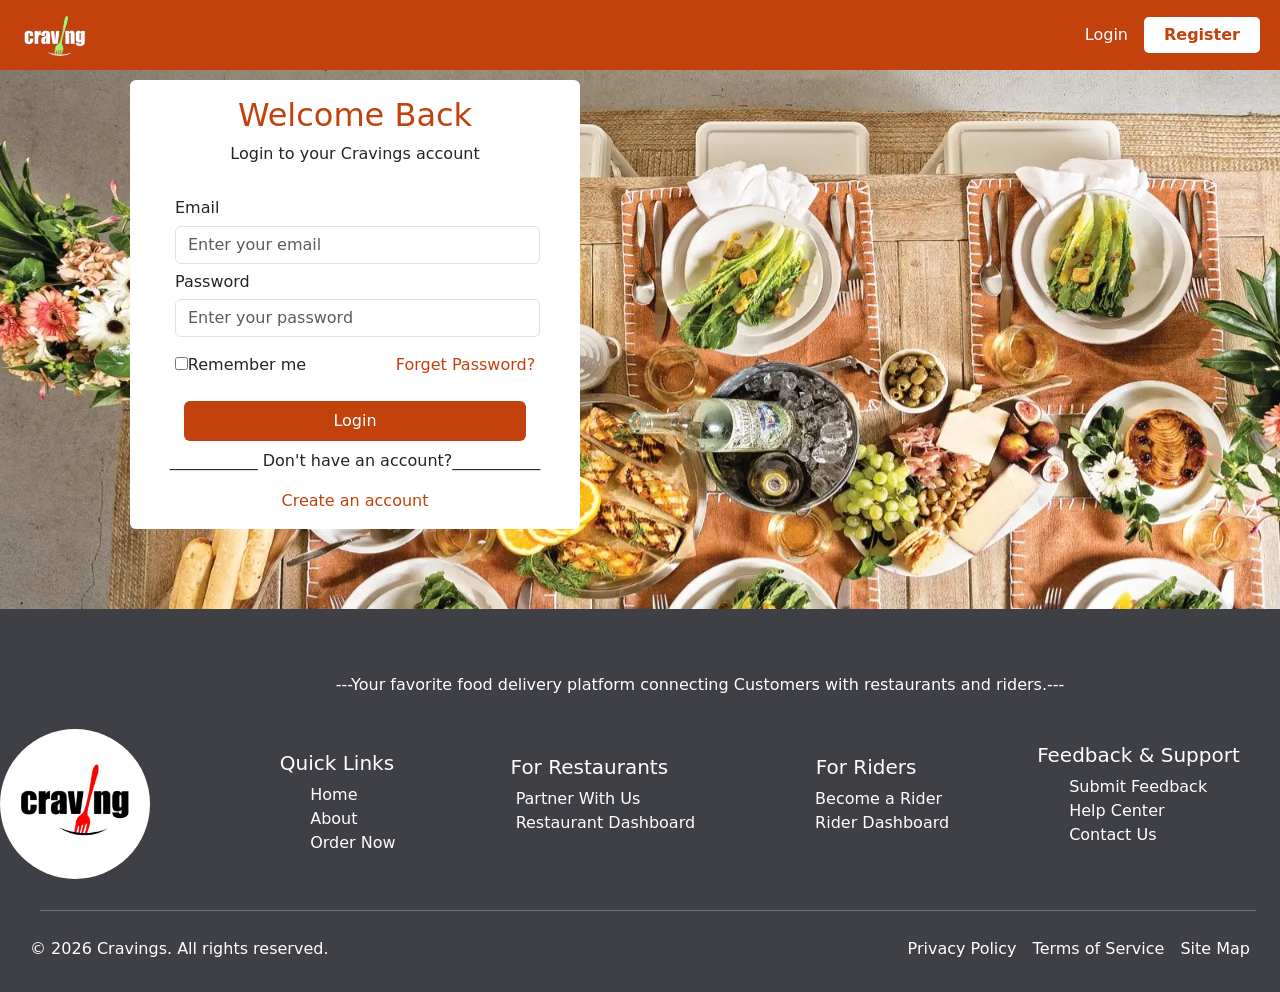
<file: cravings-static/login.html>
<!doctype html>
<html lang="en">
  <head>
    <meta charset="UTF-8" />
    <meta name="viewport" content="width=device-width, initial-scale=1.0" />
    <title>Login</title>
    <link rel="stylesheet" href="style.css">
    <link
      href="https://cdn.jsdelivr.net/npm/bootstrap@5.3.8/dist/css/bootstrap.min.css"
      rel="stylesheet"
      integrity="sha384-sRIl4kxILFvY47J16cr9ZwB07vP4J8+LH7qKQnuqkuIAvNWLzeN8tE5YBujZqJLB"
      crossorigin="anonymous"
    />
  </head>
  <body>
    <header>
  <div
    id="headerDIV"
    class="d-flex justify-content-between align-items-center"
    style="background-color: #c2410c; padding: 10px 20px; height: 70px;"
  >
    <div class="d-flex align-items-center">
      <a href="./index.html"><img src="./images/logo-light.png" alt="Logo" style="height: 45px; width: auto;" /></a>
    </div>

    <div class="d-flex align-items-center gap-3">
      <a href="./login.html" 
         class="text-decoration-none" 
         style="color: white; font-weight: 500; font-size: 16px;">
         Login
      </a>
      
      <a href="./register.html" 
         class="btn text-decoration-none" 
         style="background-color: white; color: #c2410c; font-weight: 600; border-radius: 5px; padding: 6px 20px; border: none;">
         Register
      </a>
    </div>
  </div>
</header>
    <main>
        <div style="background-image: url(./images/JayHindDoston10.jpeg);">

      <div class="" style="padding: 80px 130px">
        <div class=" rounded-2" style="width: 450px; background: white;">
          <div class="text-center p-3 ">
            <div>
              <h2 style="color: #c2410c;"">Welcome Back</h2>
            </div>
            <div>
              <p>Login to your Cravings account</p>
            </div>
          </div>
          <div style="padding-left: 45px">
            <div class="pb-2">
              <div>
                <div><h6>Email</h6></div>
                <div>
                  <input
                    class="form-control"
                    style="width: 90%"
                    type="email"
                    placeholder="Enter your email"
                  />
                </div>
              </div>
            </div>
            <div class="pb-3">
              <div>
                <div><h6>Password</h6></div>
                <div>
                    
                  <input
                    class="form-control"
                    style="width: 90%"
                    type="password"
                    placeholder="Enter your password"
                  />
                  
                </div>
              </div>
            </div>
          </div>
          <div class="d-flex justify-content-around">
            <div>
              <input class="inp" type="checkbox" /><span>Remember me</span>
            </div>
            <div><a style="text-decoration: none; color: #c2410c;" class="forget" href="#">Forget Password?</a></div>
          </div>

          <div>
            <div class="text-center pt-4">
              <button
                class="border-0 rounded-2"
                style="
                  height: 40px;
                  width: 76%;
                  color: white;
                  background: #c2410c;
                "
              >
                Login
              </button>
            </div>
          </div>

          <div>
            <div class="text-center pt-2">
              <p>___________ Don't have an account?___________</p>
            </div>
          </div>

          <div class="pb-3">
            <div class="text-center">
            <a class="forget text-decoration-none" style="color: #c2410c;" href="./register.html">Create an account</a>
          </div>
          </div>
        </div>
      </div>
    </div>
    </main>
<footer>
      <div
        style="background-color: #3f3f46"
      >
        <div  style="color: white">
          <div class=" text-center  p-3">
            <p style="margin-left: 120px;"class="mt-5">
              ---Your favorite food delivery platform connecting Customers with
              restaurants and riders.---
            </p>
          </div>
          <div
            class="d-flex  gap-5 justify-content-center align-items-center "
          >
            <div class="1 " style="margin-right: 40px;">
              <div>
                <img 
                  style="
                    max-width: 150px;
                    height: auto;
                    display: block;
                    margin-bottom: 15px;
                    border-radius: 80px;
                    margin-right: 40px;
                  "
                  src="./images/JayHindDoston8.jpeg"
                  alt=""
                />
              </div>
            </div>
            <div class="2"style="margin-right: 40px;">
              <div class="text-center"><h5>Quick Links</h5></div>
              <div >
                <ul type="none" >
                  <li><a href="./index.html" class="s2 text-decoration-none" >Home</a></li>
                  <li><a href="./about.html" class="s2 text-decoration-none" >About</a></li>
                  <li><a href="./order-now.html" class="s2 text-decoration-none">Order Now</a></li>
                </ul>
              </div>
            </div>

            <div class="3 mb-3"style="margin-right: 40px;">
              <div class="text-center"><h5>For Restaurants</h5></div>
              <div>
                <ul type="none">
                  <li><a href="#" class="s2 text-decoration-none" >Partner With Us</a></li>
                  <li><a href="#" class="s2 text-decoration-none" >Restaurant Dashboard</a></li>
                </ul>
              </div>
            </div>

            <div class="4 mb-3 " style="margin-right: 40px;" >
             
               <div class="text-center"><h5>For Riders</h5></div>
              <div>
                <ul type="none">
                  <li><a href="./register.html" class="s2 text-decoration-none" >Become a Rider</a></li>
                  <li><a href="#" class="s2 text-decoration-none" >Rider Dashboard</a></li>
                </ul>
              </div>
             
            </div>

            <div class="5 mb-3"style="margin-right: 40px;">
              <div class="text-center"><h5>Feedback & Support</h5></div>
              <div>
                <ul type="none">
                  <li><a href="./feedback.html" class="s2 text-decoration-none" >Submit Feedback</a></li>
                  <li><a href="./help-center.html" class="s2 text-decoration-none" >Help Center</a></li>
                  <li><a href="./contact.html" class="s2 text-decoration-none" >Contact Us</a></li>
                </ul>
              </div>
            </div>
          </div>
          <div style="width:95%; margin-left: 40px;">
            <hr />
          </div>

          <div
            class="d-flex justify-content-between"
            style="padding: 10px 30px 15px 30px"
          >
            <div class="6">
              <div><p>© 2026 Cravings. All rights reserved.</p></div>
            </div>
            <div>
              <ul type="none" class="d-flex gap-3">
                <li><a href="./privacy-policy.html" class="s2 text-decoration-none" >Privacy Policy</a></li>
                <li><a href="./terms-of-service.html" class="s2 text-decoration-none" >Terms of Service</a></li>
                <li><a href="./sitemap.html" class="s2 text-decoration-none" >Site Map</a></li>
              </ul>
            </div>
          </div>
        </div>
      </div>
    </footer>
    <!-- Bootstrap Script -->
    <script
      src="https://cdn.jsdelivr.net/npm/bootstrap@5.3.8/dist/js/bootstrap.bundle.min.js"
      integrity="sha384-FKyoEForCGlyvwx9Hj09JcYn3nv7wiPVlz7YYwJrWVcXK/BmnVDxM+D2scQbITxI"
      crossorigin="anonymous"
    ></script>
  </body>
</html>
</file>
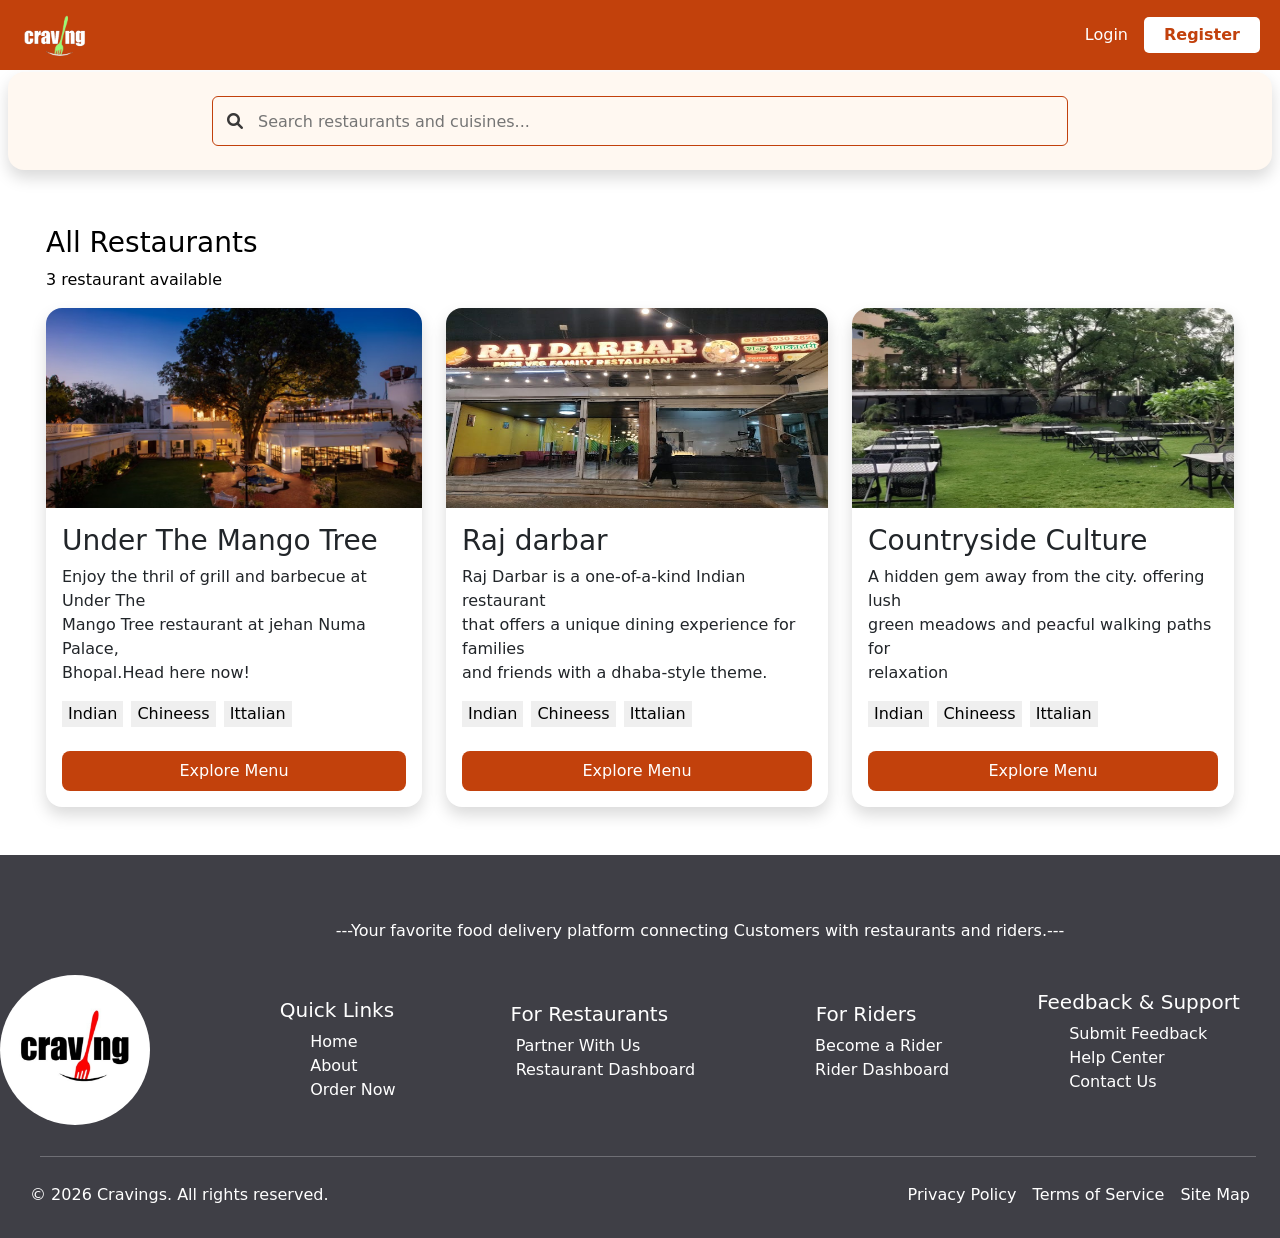
<file: cravings-static/order-now.html>
<!doctype html>
<html lang="en">
  <head>
    <meta charset="UTF-8" />
    <meta name="viewport" content="width=device-width, initial-scale=1.0" />
    <title>Document</title>
    <link rel="stylesheet" href="style.css" />
    <link
      rel="stylesheet"
      href="https://cdn.jsdelivr.net/npm/bootstrap-icons@1.13.1/font/bootstrap-icons.min.css"
    />
    <link
      href="https://cdn.jsdelivr.net/npm/bootstrap@5.3.8/dist/css/bootstrap.min.css"
      rel="stylesheet"
      integrity="sha384-sRIl4kxILFvY47J16cr9ZwB07vP4J8+LH7qKQnuqkuIAvNWLzeN8tE5YBujZqJLB"
      crossorigin="anonymous"
    />
  </head>
  <body>
    <header>
  <div
    id="headerDIV"
    class="d-flex justify-content-between align-items-center"
    style="background-color: #c2410c; padding: 10px 20px; height: 70px;"
  >
    <div class="d-flex align-items-center">
      <a href="./index.html"><img src="./images/logo-light.png" alt="Logo" style="height: 45px; width: auto;" /></a>
    </div>

    <div class="d-flex align-items-center gap-3">
      <a href="./login.html" 
         class="text-decoration-none" 
         style="color: white; font-weight: 500; font-size: 16px;">
         Login
      </a>
      
      <a href="./register.html" 
         class="btn text-decoration-none" 
         style="background-color: white; color: #c2410c; font-weight: 600; border-radius: 5px; padding: 6px 20px; border: none;">
         Register
      </a>
    </div>
  </div>
</header>
    <main>
      <link
        rel="stylesheet"
        href="https://cdnjs.cloudflare.com/ajax/libs/font-awesome/6.0.0/css/all.min.css"
      />
      <div class="MAIN ">
        <div class="pt-5">
          <div class="pt-3">
            <div class="p-4 m-2 rounded-4 shadow" style="background: #fff8f1">
              <div style="padding: 0px 180px 0px 180px">
                <div style="position: relative; width: 100%">
                  <i
                    class="fa-solid fa-magnifying-glass"
                    style="
                      position: absolute;
                      left: 15px;
                      top: 50%;
                      transform: translateY(-50%);
                      color: rgb(57, 56, 56);
                    "
                  >
                  </i>

                  <input
                    class="rounded-2"
                    style="
                      height: 50px;
                      width: 100%;
                      outline: none;
                      background: #fff8f1;
                      padding-left: 45px; /* Icon ki jagah banane ke liye padding badha di */
                      border: 1px solid #c2410c;
                    "
                    type="text"
                    placeholder="Search restaurants and cuisines..."
                  />
                </div>
              </div>
            </div>
          </div>
        </div>

        <div class="d-flex p-5 justify-content-center align-content-center">
        <div class="">
          <div>
            <h3 style="color: black">All Restaurants</h3>
          </div>
          <div>
            <p style="color: black">3 restaurant available</p>
          </div>
          <div class="">
          <div class="d-flex gap-4">
            <div id="card" class="1 bg-white rounded-4 shadow">
              <div>
                <img
                  class="rounded-top-4"
                  src="./images/JayHindDoston5.jpeg"
                  style="height: 200px; width: 376px"
                  alt=""
                />
              </div>
              <div class="p-3">
                <div>
                  <h3>Under The Mango Tree</h3>
                </div>
                <div>
                  <p>
                    Enjoy the thril of grill and barbecue at Under The <br />
                    Mango Tree restaurant at jehan Numa Palace,
                    <br />Bhopal.Head here now!
                  </p>
                </div>
                <div class="d-flex gap-2 mb-4">
                  <div><button class="border border-0">Indian</button></div>
                  <div><button class="border border-0">Chineess</button></div>
                  <div><button class="border border-0">Ittalian</button></div>
                </div>
                <div>
                  <div class="text-center">
                    <button
                      class="rounded-3 border border-0"
                      style="
                        height: 40px;
                        width: 100%;
                        color: white;
                        background-color: #c2410c;
                      "
                    >
                      Explore Menu
                    </button>
                  </div>
                </div>
              </div>
            </div>

            <div>
              <div id="card" class="2 bg-white rounded-4 shadow">
                <div>
                  <img
                    class="rounded-top-4"
                    src="./images/JayHindDoston9.jpeg"
                    style="height: 200px; width: 382px"
                    alt=""
                  />
                </div>
                <div class="p-3">
                  <div><h3>Raj darbar</h3></div>
                  <div>
                    <p>
                      Raj Darbar is a one-of-a-kind Indian restaurant <br />that
                      offers a unique dining experience for families <br />and
                      friends with a dhaba-style theme.
                    </p>
                  </div>
                  <div class="d-flex gap-2 mb-4">
                    <div><button class="border border-0">Indian</button></div>
                    <div><button class="border border-0">Chineess</button></div>
                    <div><button class="border border-0">Ittalian</button></div>
                  </div>
                  <div>
                    <div class="text-center">
                      <button
                        class="rounded-3 border border-0""
                        style="
                          height: 40px;
                          width: 100%;
                          color: white;
                          background-color: #c2410c;
                        "
                      >
                        Explore Menu
                      </button>
                    </div>
                  </div>
                </div>
              </div>
            </div>
            <div id="card" class="3 bg-white rounded-4 shadow">
              <div>
                <img
                  class="rounded-top-4"
                  src="./images/JayHindDoston7.jpeg"
                  style="height: 200px; width: 382px"
                  alt=""
                />
              </div>
              <div class="p-3">
                <div><h3>Countryside Culture</h3></div>
                <div>
                  <p>
                    A hidden gem away from the city. offering lush <br />green
                    meadows and peacful walking paths for <br />relaxation
                  </p>
                </div>
                <div class="d-flex gap-2 mb-4 ">
                  <div><button class="border border-0">Indian</button></div>
                  <div><button class="border border-0">Chineess</button></div>
                  <div><button class="border border-0">Ittalian</button></div>
                </div>
                <div>
                  <div class="text-center">
                    <button
                      class="rounded-3 border border-0""
                      style="
                        height: 40px;
                        width: 100%;
                        color: white;
                        background-color: #c2410c;
                      "
                    >
                      Explore Menu
                    </button>
                  </div>
                </div>
              </div>
            </div>
          </div>
         </div>
      </div>
    </main>

    <footer>
      <div
        style="background-color: #3f3f46"
      >
        <div  style="color: white">
          <div class=" text-center  p-3">
            <p style="margin-left: 120px;"class="mt-5">
              ---Your favorite food delivery platform connecting Customers with
              restaurants and riders.---
            </p>
          </div>
          <div
            class="d-flex  gap-5 justify-content-center align-items-center "
          >
            <div class="1 " style="margin-right: 40px;">
              <div>
                <img 
                  style="
                    max-width: 150px;
                    height: auto;
                    display: block;
                    margin-bottom: 15px;
                    border-radius: 80px;
                    margin-right: 40px;
                  "
                  src="./images/JayHindDoston8.jpeg"
                  alt=""
                />
              </div>
            </div>
            <div class="2"style="margin-right: 40px;">
              <div class="text-center"><h5>Quick Links</h5></div>
              <div >
                <ul type="none" >
                  <li><a href="./index.html" class="s2 text-decoration-none" >Home</a></li>
                  <li><a href="./about.html" class="s2 text-decoration-none" >About</a></li>
                  <li><a href="./order-now.html" class="s2 text-decoration-none">Order Now</a></li>
                </ul>
              </div>
            </div>

            <div class="3 mb-3"style="margin-right: 40px;">
              <div class="text-center"><h5>For Restaurants</h5></div>
              <div>
                <ul type="none">
                  <li><a href="#" class="s2 text-decoration-none" >Partner With Us</a></li>
                  <li><a href="#" class="s2 text-decoration-none" >Restaurant Dashboard</a></li>
                </ul>
              </div>
            </div>

            <div class="4 mb-3 " style="margin-right: 40px;" >
             
               <div class="text-center"><h5>For Riders</h5></div>
              <div>
                <ul type="none">
                  <li><a href="./register.html" class="s2 text-decoration-none" >Become a Rider</a></li>
                  <li><a href="#" class="s2 text-decoration-none" >Rider Dashboard</a></li>
                </ul>
              </div>
             
            </div>

            <div class="5 mb-3"style="margin-right: 40px;">
              <div class="text-center"><h5>Feedback & Support</h5></div>
              <div>
                <ul type="none">
                  <li><a href="./feedback.html" class="s2 text-decoration-none" >Submit Feedback</a></li>
                  <li><a href="./help-center.html" class="s2 text-decoration-none" >Help Center</a></li>
                  <li><a href="./contact.html" class="s2 text-decoration-none" >Contact Us</a></li>
                </ul>
              </div>
            </div>
          </div>
          <div style="width:95%; margin-left: 40px;">
            <hr />
          </div>

          <div
            class="d-flex justify-content-between"
            style="padding: 10px 30px 15px 30px"
          >
            <div class="6">
              <div><p>© 2026 Cravings. All rights reserved.</p></div>
            </div>
            <div>
              <ul type="none" class="d-flex gap-3">
                <li><a href="./privacy-policy.html" class="s2 text-decoration-none" >Privacy Policy</a></li>
                <li><a href="./terms-of-service.html" class="s2 text-decoration-none" >Terms of Service</a></li>
                <li><a href="./sitemap.html" class="s2 text-decoration-none" >Site Map</a></li>
              </ul>
            </div>
          </div>
        </div>
      </div>
    </footer>

    <!-- Bootstrap Script -->
    <script
      src="https://cdn.jsdelivr.net/npm/bootstrap@5.3.8/dist/js/bootstrap.bundle.min.js"
      integrity="sha384-FKyoEForCGlyvwx9Hj09JcYn3nv7wiPVlz7YYwJrWVcXK/BmnVDxM+D2scQbITxI"
      crossorigin="anonymous"
    ></script>
  </body>
</html>
</file>
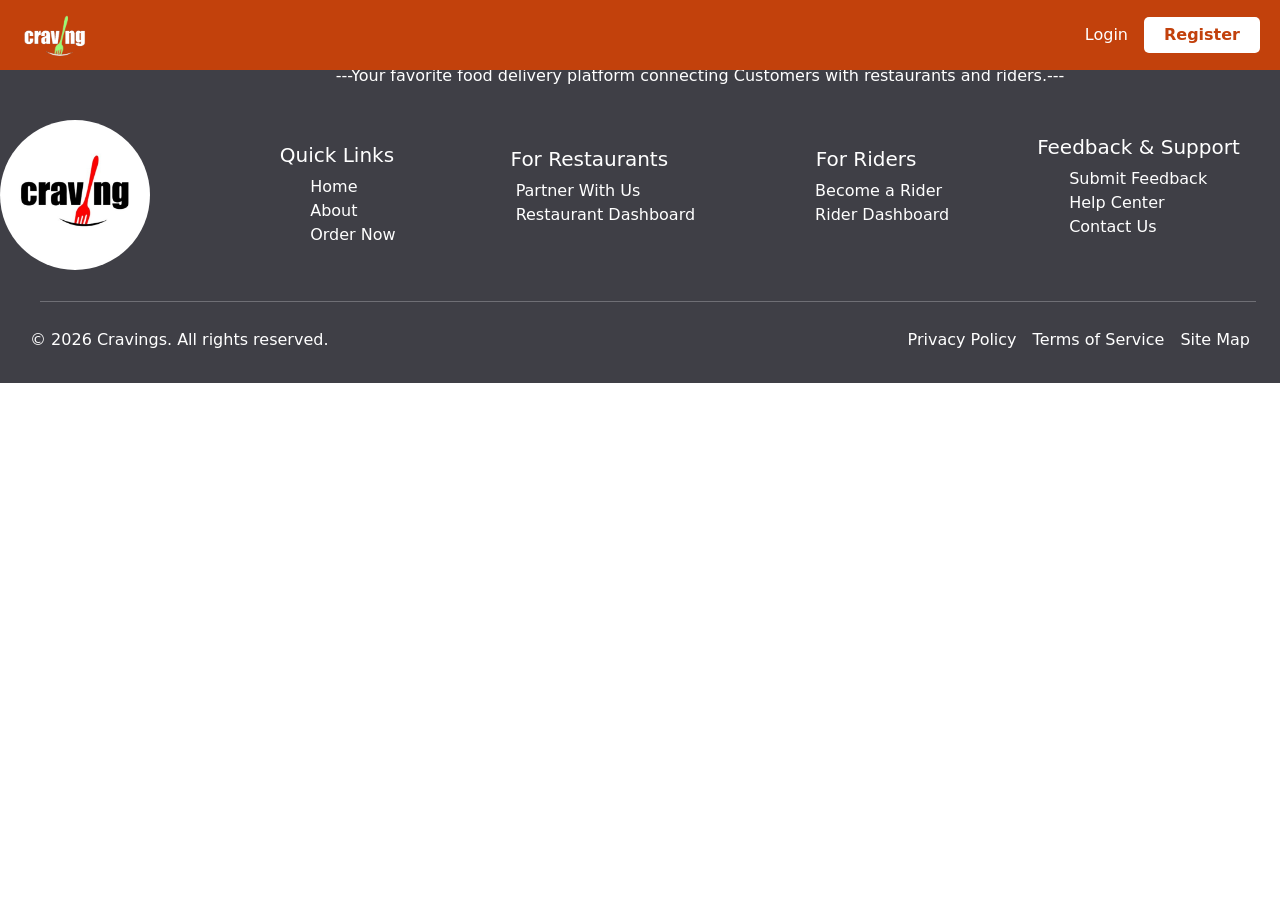
<file: cravings-static/partner.html>
<!doctype html>
<html lang="en">
  <head>
    <meta charset="UTF-8" />
    <meta name="viewport" content="width=device-width, initial-scale=1.0" />
    <title>Login</title>
    <link rel="stylesheet" href="style.css" />
    <link rel="stylesheet" href="https://cdn.jsdelivr.net/npm/bootstrap-icons@1.13.1/font/bootstrap-icons.min.css">
    <link
      href="https://cdn.jsdelivr.net/npm/bootstrap@5.3.8/dist/css/bootstrap.min.css"
      rel="stylesheet"
      integrity="sha384-sRIl4kxILFvY47J16cr9ZwB07vP4J8+LH7qKQnuqkuIAvNWLzeN8tE5YBujZqJLB"
      crossorigin="anonymous"
    />
  </head>
  <body>
    
    <header>
  <div
    id="headerDIV"
    class="d-flex justify-content-between align-items-center"
    style="background-color: #c2410c; padding: 10px 20px; height: 70px;"
  >
    <div class="d-flex align-items-center">
      <a href="./index.html"><img src="./images/logo-light.png" alt="Logo" style="height: 45px; width: auto;" /></a>
    </div>

    <div class="d-flex align-items-center gap-3">
      <a href="./login.html" 
         class="text-decoration-none" 
         style="color: white; font-weight: 500; font-size: 16px;">
         Login
      </a>
      
      <a href="./register.html" 
         class="btn text-decoration-none" 
         style="background-color: white; color: #c2410c; font-weight: 600; border-radius: 5px; padding: 6px 20px; border: none;">
         Register
      </a>
    </div>
  </div>
</header>

    <footer>
      <div
        style="background-color: #3f3f46"
      >
        <div  style="color: white">
          <div class=" text-center  p-3">
            <p style="margin-left: 120px;"class="mt-5">
              ---Your favorite food delivery platform connecting Customers with
              restaurants and riders.---
            </p>
          </div>
          <div
            class="d-flex  gap-5 justify-content-center align-items-center "
          >
            <div class="1 " style="margin-right: 40px;">
              <div>
                <img 
                  style="
                    max-width: 150px;
                    height: auto;
                    display: block;
                    margin-bottom: 15px;
                    border-radius: 80px;
                    margin-right: 40px;
                  "
                  src="./images/JayHindDoston8.jpeg"
                  alt=""
                />
              </div>
            </div>
            <div class="2"style="margin-right: 40px;">
              <div class="text-center"><h5>Quick Links</h5></div>
              <div >
                <ul type="none" >
                  <li><a href="./index.html" class="s2 text-decoration-none" >Home</a></li>
                  <li><a href="./about.html" class="s2 text-decoration-none" >About</a></li>
                  <li><a href="./order-now.html" class="s2 text-decoration-none">Order Now</a></li>
                </ul>
              </div>
            </div>

            <div class="3 mb-3"style="margin-right: 40px;">
              <div class="text-center"><h5>For Restaurants</h5></div>
              <div>
                <ul type="none">
                  <li><a href="#" class="s2 text-decoration-none" >Partner With Us</a></li>
                  <li><a href="#" class="s2 text-decoration-none" >Restaurant Dashboard</a></li>
                </ul>
              </div>
            </div>

            <div class="4 mb-3 " style="margin-right: 40px;" >
             
               <div class="text-center"><h5>For Riders</h5></div>
              <div>
                <ul type="none">
                  <li><a href="./register.html" class="s2 text-decoration-none" >Become a Rider</a></li>
                  <li><a href="#" class="s2 text-decoration-none" >Rider Dashboard</a></li>
                </ul>
              </div>
             
            </div>

            <div class="5 mb-3"style="margin-right: 40px;">
              <div class="text-center"><h5>Feedback & Support</h5></div>
              <div>
                <ul type="none">
                  <li><a href="./feedback.html" class="s2 text-decoration-none" >Submit Feedback</a></li>
                  <li><a href="./help-center.html" class="s2 text-decoration-none" >Help Center</a></li>
                  <li><a href="./contact.html" class="s2 text-decoration-none" >Contact Us</a></li>
                </ul>
              </div>
            </div>
          </div>
          <div style="width:95%; margin-left: 40px;">
            <hr />
          </div>

          <div
            class="d-flex justify-content-between"
            style="padding: 10px 30px 15px 30px"
          >
            <div class="6">
              <div><p>© 2026 Cravings. All rights reserved.</p></div>
            </div>
            <div>
              <ul type="none" class="d-flex gap-3">
                <li><a href="./privacy-policy.html" class="s2 text-decoration-none" >Privacy Policy</a></li>
                <li><a href="./terms-of-service.html" class="s2 text-decoration-none" >Terms of Service</a></li>
                <li><a href="./sitemap.html" class="s2 text-decoration-none" >Site Map</a></li>
              </ul>
            </div>
          </div>
        </div>
      </div>
    </footer>

    <!-- Bootstrap Script -->
    <script
      src="https://cdn.jsdelivr.net/npm/bootstrap@5.3.8/dist/js/bootstrap.bundle.min.js"
      integrity="sha384-FKyoEForCGlyvwx9Hj09JcYn3nv7wiPVlz7YYwJrWVcXK/BmnVDxM+D2scQbITxI"
      crossorigin="anonymous"
    ></script>
  </body>
</html>
</file>
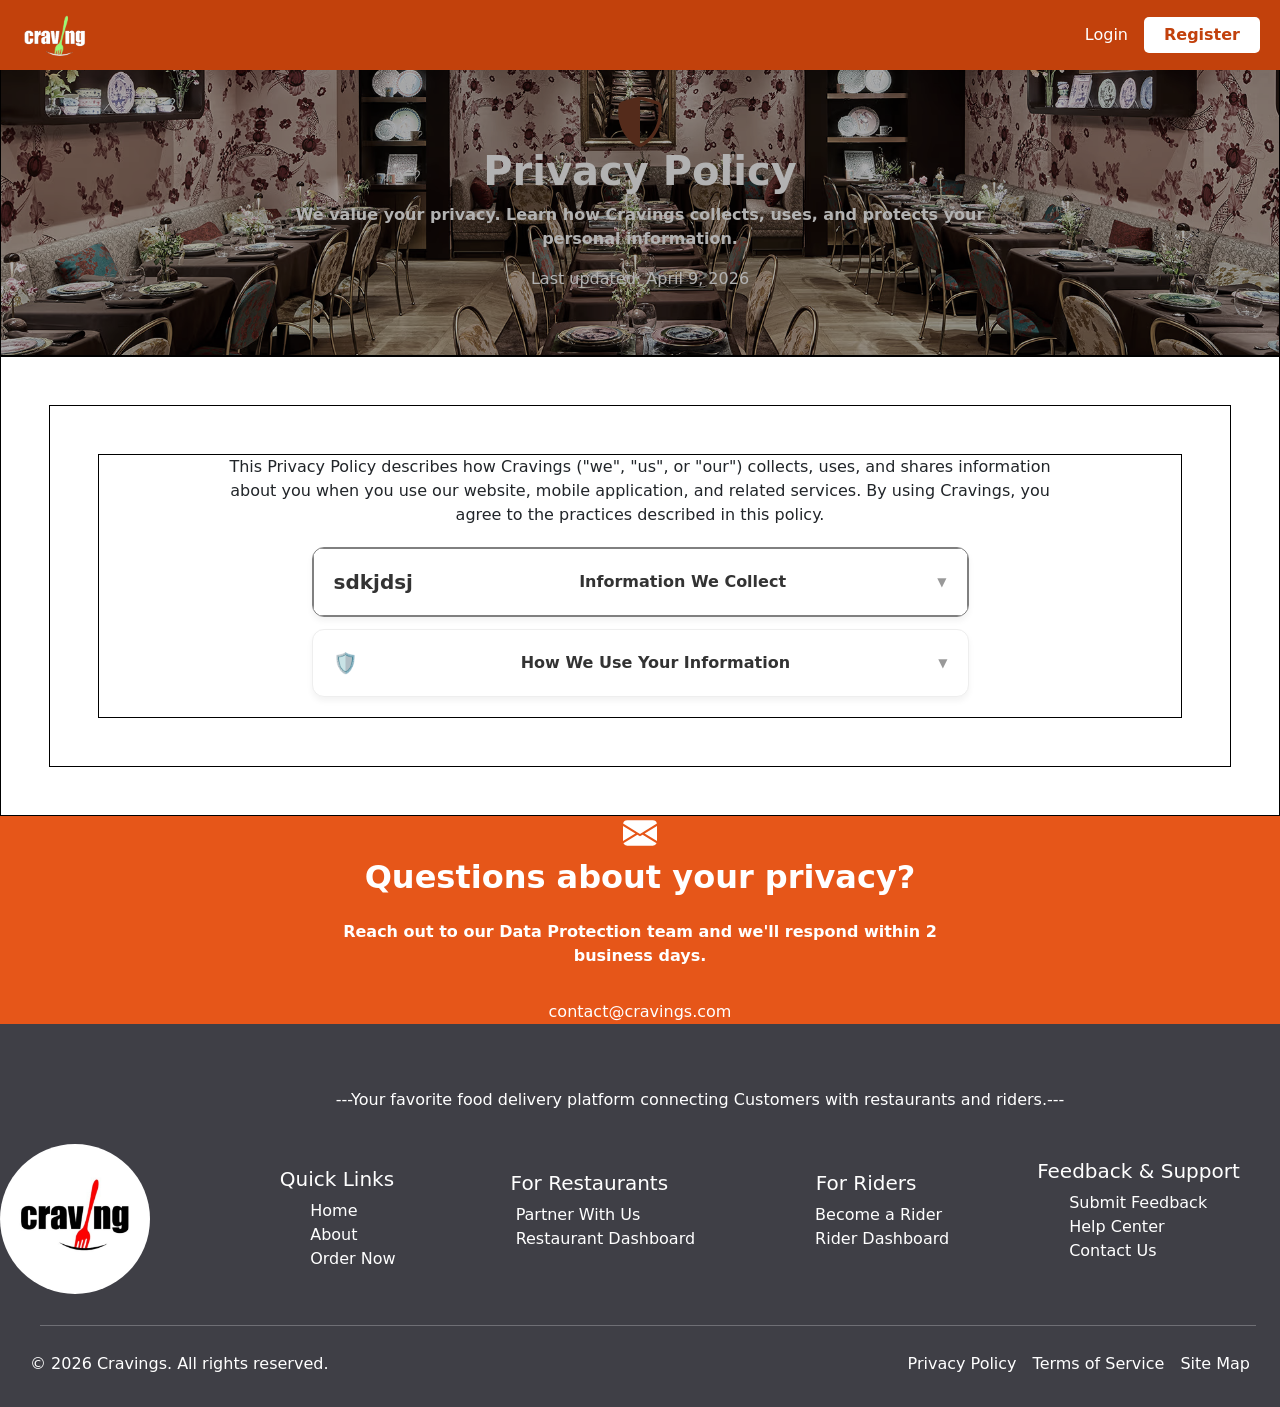
<file: cravings-static/privacy-policy.html>
<!doctype html>
<html lang="en">
  <head>
    <meta charset="UTF-8" />
    <meta name="viewport" content="width=device-width, initial-scale=1.0" />
    <title>Login</title>
    <link rel="stylesheet" href="style.css" />
    <link
      href="https://cdn.jsdelivr.net/npm/bootstrap@5.3.8/dist/css/bootstrap.min.css"
      rel="stylesheet"
      integrity="sha384-sRIl4kxILFvY47J16cr9ZwB07vP4J8+LH7qKQnuqkuIAvNWLzeN8tE5YBujZqJLB"
      crossorigin="anonymous"
    />
  </head>
  <body>
    <header>
      <div
        id="headerDIV"
        class="d-flex justify-content-between align-items-center"
        style="background-color: #c2410c; padding: 10px 20px; height: 70px"
      >
        <div class="d-flex align-items-center">
          <a href="./index.html"
            ><img
              src="./images/logo-light.png"
              alt="Logo"
              style="height: 45px; width: auto"
          /></a>
        </div>

        <div class="d-flex align-items-center gap-3">
          <a
            href="./login.html"
            class="text-decoration-none"
            style="color: white; font-weight: 500; font-size: 16px"
          >
            Login
          </a>

          <a
            href="./register.html"
            class="btn text-decoration-none"
            style="
              background-color: white;
              color: #c2410c;
              font-weight: 600;
              border-radius: 5px;
              padding: 6px 20px;
              border: none;
            "
          >
            Register
          </a>
        </div>
      </div>
    </header>

    <main>
      <div
        class="border border-1 border-black pt-5"
        style="
          background-image: url(./images/commonBG.avif);
          background-position: center;
          background-repeat: no-repeat;
          background-size: cover;
          filter: brightness(0.7) saturate(0.5);
        "
      >
        <div class=" ">
          <div class="m-5 d-flex justify-content-center align-content-center">
            <div class="text-center">
              <div>
                <svg
                  style="font-weight: 900; color: #a83305"
                  xmlns="http://www.w3.org/2000/svg"
                  width="50"
                  height="50"
                  fill="currentColor"
                  class="bi bi-shield-shaded"
                  viewBox="0 0 16 16"
                >
                  <path
                    fill-rule="evenodd"
                    d="M8 14.933a1 1 0 0 0 .1-.025q.114-.034.294-.118c.24-.113.547-.29.893-.533a10.7 10.7 0 0 0 2.287-2.233c1.527-1.997 2.807-5.031 2.253-9.188a.48.48 0 0 0-.328-.39c-.651-.213-1.75-.56-2.837-.855C9.552 1.29 8.531 1.067 8 1.067zM5.072.56C6.157.265 7.31 0 8 0s1.843.265 2.928.56c1.11.3 2.229.655 2.887.87a1.54 1.54 0 0 1 1.044 1.262c.596 4.477-.787 7.795-2.465 9.99a11.8 11.8 0 0 1-2.517 2.453 7 7 0 0 1-1.048.625c-.28.132-.581.24-.829.24s-.548-.108-.829-.24a7 7 0 0 1-1.048-.625 11.8 11.8 0 0 1-2.517-2.453C1.928 10.487.545 7.169 1.141 2.692A1.54 1.54 0 0 1 2.185 1.43 63 63 0 0 1 5.072.56"
                  />
                </svg>
              </div>
              <div>
                <h1 style="color: white; font-weight: 700">Privacy Policy</h1>
              </div>
              <div>
                <p style="color: white; font-weight: 700">
                  We value your privacy. Learn how Cravings collects, uses, and
                  protects your <br />
                  personal information.
                </p>
              </div>
              <div><p style="color: white">Last updated: April 9, 2026</p></div>
            </div>
          </div>
        </div>
      </div>

      <div class="border border-1 border-black">
        <div class="border border-1 border-black m-5">
          <div
            class="border border-1 border-black m-5 d-flex justify-content-center align-content-center text-center"
          >
            <div>
              <div>
                <div>
                  <p>
                    This Privacy Policy describes how Cravings ("we", "us", or
                    "our") collects, uses, and shares information <br />
                    about you when you use our website, mobile application, and
                    related services. By using Cravings, you <br />
                    agree to the practices described in this policy.
                  </p>
                </div>
              </div>

              <div style="width: 80%; margin: 20px auto">
                <details
                  style="
                    background: #ffffff;
                    border: 1px solid gray;
                    border-radius: 12px;
                    margin-bottom: 12px;
                    box-shadow: 0 4px 6px rgba(0, 0, 0, 0.05);
                    cursor: pointer;
                    overflow: hidden;
                  "
                >
                  <summary
                    style="
                      border: 1px solid gray;
                      display: flex;
                      align-items: center;
                      padding: 18px 20px;
                      list-style: none;
                      outline: none;
                      font-weight: 600;
                      color: #333333;
                    "
                  >
                    <span style="margin-right: 15px; font-size: 20px"
                      >sdkjdsj</span
                    >
                    <span style="flex-grow: 1">Information We Collect</span>
                    <span style="font-size: 12px; color: #999">▼</span>
                  </summary>
                  <div
                    style="
                      padding: 0 20px 20px 55px;
                      color: #666666;
                      line-height: 1.6;
                      font-size: 14px;
                      cursor: default;
                    "
                  >
                    <ul>
                      <li>
                        Account information: name, email address, phone number,
                        and password when you register.
                      </li>
                      <li>
                        Profile data: delivery addresses, profile photos, and
                        payment preferences.
                      </li>
                      <li>
                        Order history: restaurants visited, items ordered, and
                        transaction records
                      </li>
                      <li>
                        Device & usage data: IP address, browser type, pages
                        visited, and timestamps.
                      </li>
                      <li>
                        Location data: GPS coordinates when you place an order
                        or browse nearby restaurants.
                      </li>
                    </ul>
                  </div>
                </details>

                <details
                  style="
                    background: #ffffff;
                    border: 1px solid #eeeeee;
                    border-radius: 12px;
                    margin-bottom: 12px;
                    box-shadow: 0 4px 6px rgba(0, 0, 0, 0.05);
                    cursor: pointer;
                    overflow: hidden;
                  "
                >
                  <summary
                    style="
                      display: flex;
                      align-items: center;
                      padding: 18px 20px;
                      list-style: none;
                      outline: none;
                      font-weight: 600;
                      color: #333333;
                    "
                  >
                    <span style="margin-right: 15px; font-size: 20px">🛡️</span>
                    <span style="flex-grow: 1"
                      >How We Use Your Information</span
                    >
                    <span style="font-size: 12px; color: #999">▼</span>
                  </summary>
                  <div
                    style="
                      padding: 0 20px 20px 55px;
                      color: #666666;
                      line-height: 1.6;
                      font-size: 14px;
                      cursor: default;
                    "
                  >
                    Aapka data hum orders process karne aur aapko personalized
                    experience dene ke liye istemal karte hain.
                  </div>
                </details>
              </div>
            </div>
          </div>
        </div>
      </div>

      <div class="" style="background-color: #e65619">
        <div class="text-center p-xxl-5">
          <div>
            <svg class="pb-2" style="color: white;"
              xmlns="http://www.w3.org/2000/svg"
              width="42"
              height="42"
              fill="currentColor"
              class="bi bi-envelope-fill"
              viewBox="0 0 16 16"
            >
              <path
                d="M.05 3.555A2 2 0 0 1 2 2h12a2 2 0 0 1 1.95 1.555L8 8.414zM0 4.697v7.104l5.803-3.558zM6.761 8.83l-6.57 4.027A2 2 0 0 0 2 14h12a2 2 0 0 0 1.808-1.144l-6.57-4.027L8 9.586zm3.436-.586L16 11.801V4.697z"
              />
            </svg>
          </div>
          <div>
            <h2 style="color: white; font-weight: 700">
              Questions about your privacy?
            </h2>
          </div>
          <div class="mb-3">
            <p class="p-3 text-center" style="color: white; font-weight: 700">
              Reach out to our Data Protection team and we'll respond within 2
              <br />
              business days.
            </p>
          </div>
          <div>
            <div>
              <a class="text-decoration-none" style="color: white" href=""
                >contact@cravings.com</a
              >
            </div>
          </div>
        </div>
      </div>
    </main>

    <footer>
      <div
        style="background-color: #3f3f46"
      >
        <div  style="color: white">
          <div class=" text-center  p-3">
            <p style="margin-left: 120px;"class="mt-5">
              ---Your favorite food delivery platform connecting Customers with
              restaurants and riders.---
            </p>
          </div>
          <div
            class="d-flex  gap-5 justify-content-center align-items-center "
          >
            <div class="1 " style="margin-right: 40px;">
              <div>
                <img 
                  style="
                    max-width: 150px;
                    height: auto;
                    display: block;
                    margin-bottom: 15px;
                    border-radius: 80px;
                    margin-right: 40px;
                  "
                  src="./images/JayHindDoston8.jpeg"
                  alt=""
                />
              </div>
            </div>
            <div class="2"style="margin-right: 40px;">
              <div class="text-center"><h5>Quick Links</h5></div>
              <div >
                <ul type="none" >
                  <li><a href="./index.html" class="s2 text-decoration-none" >Home</a></li>
                  <li><a href="./about.html" class="s2 text-decoration-none" >About</a></li>
                  <li><a href="./order-now.html" class="s2 text-decoration-none">Order Now</a></li>
                </ul>
              </div>
            </div>

            <div class="3 mb-3"style="margin-right: 40px;">
              <div class="text-center"><h5>For Restaurants</h5></div>
              <div>
                <ul type="none">
                  <li><a href="#" class="s2 text-decoration-none" >Partner With Us</a></li>
                  <li><a href="#" class="s2 text-decoration-none" >Restaurant Dashboard</a></li>
                </ul>
              </div>
            </div>

            <div class="4 mb-3 " style="margin-right: 40px;" >
             
               <div class="text-center"><h5>For Riders</h5></div>
              <div>
                <ul type="none">
                  <li><a href="./register.html" class="s2 text-decoration-none" >Become a Rider</a></li>
                  <li><a href="#" class="s2 text-decoration-none" >Rider Dashboard</a></li>
                </ul>
              </div>
             
            </div>

            <div class="5 mb-3"style="margin-right: 40px;">
              <div class="text-center"><h5>Feedback & Support</h5></div>
              <div>
                <ul type="none">
                  <li><a href="./feedback.html" class="s2 text-decoration-none" >Submit Feedback</a></li>
                  <li><a href="./help-center.html" class="s2 text-decoration-none" >Help Center</a></li>
                  <li><a href="./contact.html" class="s2 text-decoration-none" >Contact Us</a></li>
                </ul>
              </div>
            </div>
          </div>
          <div style="width:95%; margin-left: 40px;">
            <hr />
          </div>

          <div
            class="d-flex justify-content-between"
            style="padding: 10px 30px 15px 30px"
          >
            <div class="6">
              <div><p>© 2026 Cravings. All rights reserved.</p></div>
            </div>
            <div>
              <ul type="none" class="d-flex gap-3">
                <li><a href="./privacy-policy.html" class="s2 text-decoration-none" >Privacy Policy</a></li>
                <li><a href="./terms-of-service.html" class="s2 text-decoration-none" >Terms of Service</a></li>
                <li><a href="./sitemap.html" class="s2 text-decoration-none" >Site Map</a></li>
              </ul>
            </div>
          </div>
        </div>
      </div>
    </footer>
    <!-- Bootstrap Script -->
    <script
      src="https://cdn.jsdelivr.net/npm/bootstrap@5.3.8/dist/js/bootstrap.bundle.min.js"
      integrity="sha384-FKyoEForCGlyvwx9Hj09JcYn3nv7wiPVlz7YYwJrWVcXK/BmnVDxM+D2scQbITxI"
      crossorigin="anonymous"
    ></script>
  </body>
</html>
</file>
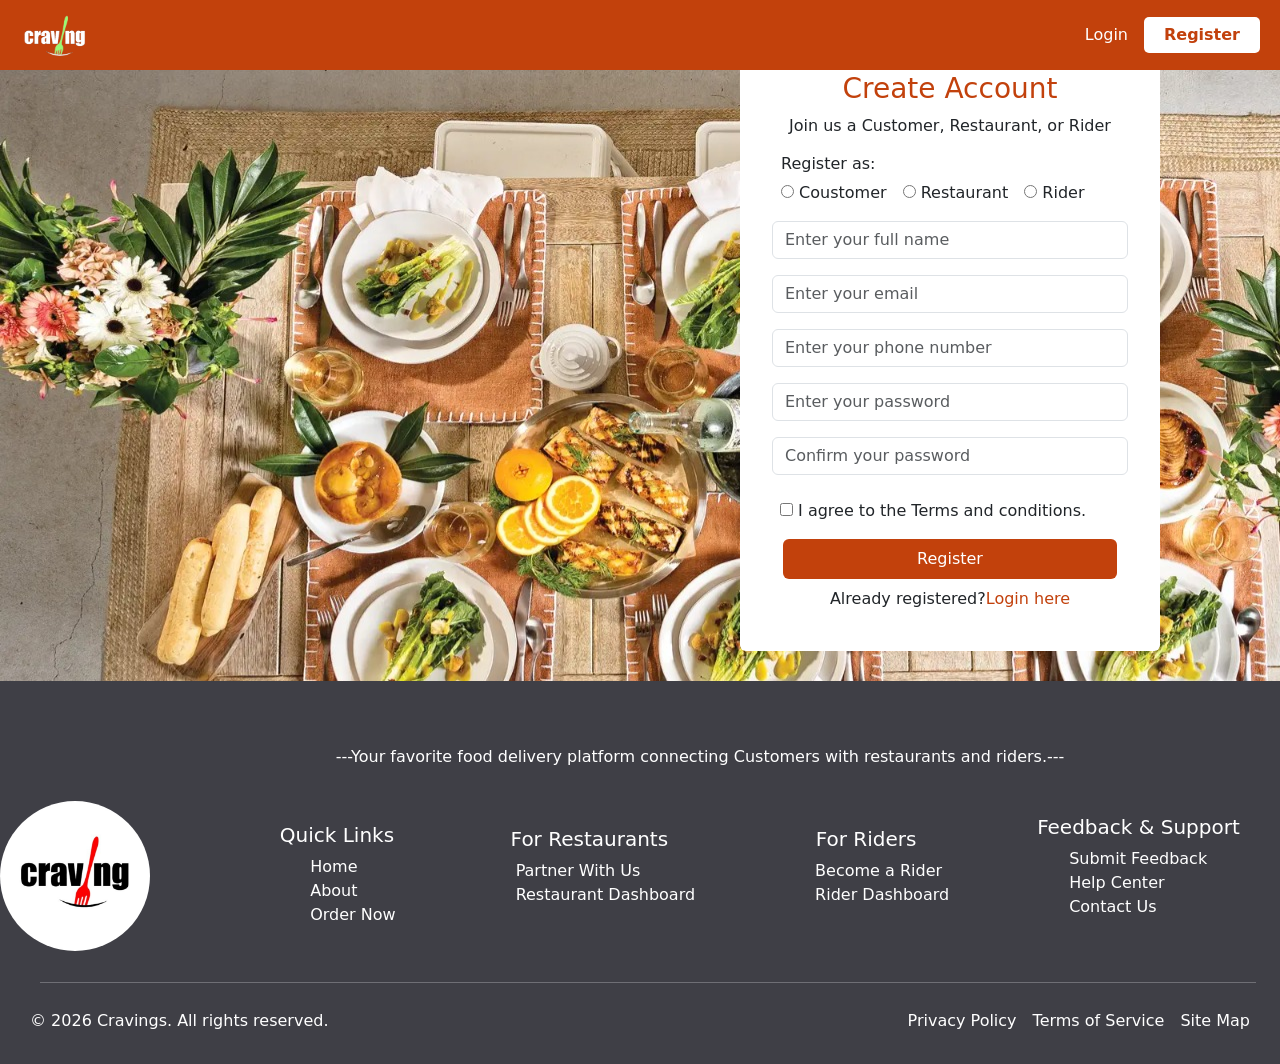
<file: cravings-static/register.html>
<!doctype html>
<html lang="en">
  <head>
    <meta charset="UTF-8" />
    <meta name="viewport" content="width=device-width, initial-scale=1.0" />
    <title>Document</title>
    <link rel="stylesheet" href="style.css">
     <link rel="stylesheet" href="https://cdn.jsdelivr.net/npm/bootstrap-icons@1.13.1/font/bootstrap-icons.min.css">
    <link
      href="https://cdn.jsdelivr.net/npm/bootstrap@5.3.8/dist/css/bootstrap.min.css"
      rel="stylesheet"
      integrity="sha384-sRIl4kxILFvY47J16cr9ZwB07vP4J8+LH7qKQnuqkuIAvNWLzeN8tE5YBujZqJLB"
      crossorigin="anonymous"
    />
  </head>
  <body>
    <header>
  <div
    id="headerDIV"
    class="d-flex justify-content-between align-items-center"
    style="background-color: #c2410c; padding: 10px 20px; height: 70px;"
  >
    <div class="d-flex align-items-center">
      <a href="./index.html"><img src="./images/logo-light.png" alt="Logo" style="height: 45px; width: auto;" /></a>
    </div>

    <div class="d-flex align-items-center gap-3">
      <a href="./login.html" 
         class="text-decoration-none" 
         style="color: white; font-weight: 500; font-size: 16px;">
         Login
      </a>
      
      <a href="./register.html" 
         class="btn text-decoration-none" 
         style="background-color: white; color: #c2410c; font-weight: 600; border-radius: 5px; padding: 6px 20px; border: none;">
         Register
      </a>
    </div>
  </div>
</header>

    <main>
      <div
        style="
          background-image: url(./images/JayHindDoston10.jpeg);
          height: 100%;
        "
      >
        <div
          style="padding: 10px 120px 30px"
          class="d-flex justify-content-end align-content-end"
        >
          <div
            class="p-4 rounded-2"
            style="
              height: 100%;
              width: 420px;
              margin-top: 38px;
              background: white;
            "
          >
            <div class="text-center">
              <div>
                <div><h3 style="color: #c2410c">Create Account</h3></div>
              </div>
              <div>
                <div><p>Join us a Customer, Restaurant, or Rider</p></div>
              </div>
            </div>
            <div class="pb-2">
              <div style="padding-left: 17px"><h6>Register as:</h6></div>

              <div class="d-flex gap-3" style="padding-left: 17px">
                <div><input type="radio" /><span> Coustomer</span></div>
                <div><input type="radio" /><span> Restaurant</span></div>
                <div><input type="radio" /><span> Rider</span></div>
              </div>
            </div>

            <div class="">
              <div class="">
                <div class="p-2">
                  <input
                    class="form-control"
                    style="width: 100%"
                    type="text"
                    placeholder="Enter your full name"
                  />
                </div>
                <div class="p-2">
                  <input
                    class="form-control"
                    style="width: 100%"
                    type="email"
                    placeholder="Enter your email"
                  />
                </div>
                <div class="p-2">
                  <input
                    class="form-control"
                    style="width: 100%"
                    type="text"
                    placeholder="Enter your phone number"
                  />
                </div>
                <div class="p-2">
                  <input
                    class="form-control"
                    style="width: 100%"
                    type="pass"
                    placeholder="Enter your password"
                  />
                </div>
                <div class="p-2">
                  <input
                    class="form-control"
                    style="width: 100%"
                    type="pass"
                    placeholder="Confirm your password"
                  />
                </div>
              </div>
            </div>

            <div class="p-3">
              <input type="checkbox" /><span>
                I agree to the Terms and conditions.</span
              >
            </div>
            <div>
              <div class="text-center">
                <button
                  class="rounded-2 border-0"
                  style="
                    height: 40px;
                    width: 90%;
                    color: white;
                    background: #c2410c;
                  "
                >
                  Register
                </button>
              </div>
            </div>
            <div>
              <div>
                <p class="text-center pt-2">
                  Already registered?<a
                    class="text-decoration-none"
                    style="color: #c2410c"
                    href="./login.html"
                    >Login here</a
                  >
                </p>
              </div>
            </div>
          </div>
        </div>
      </div>
    </main>

    <footer>
      <div
        style="background-color: #3f3f46"
      >
        <div  style="color: white">
          <div class=" text-center  p-3">
            <p style="margin-left: 120px;"class="mt-5">
              ---Your favorite food delivery platform connecting Customers with
              restaurants and riders.---
            </p>
          </div>
          <div
            class="d-flex  gap-5 justify-content-center align-items-center "
          >
            <div class="1 " style="margin-right: 40px;">
              <div>
                <img 
                  style="
                    max-width: 150px;
                    height: auto;
                    display: block;
                    margin-bottom: 15px;
                    border-radius: 80px;
                    margin-right: 40px;
                  "
                  src="./images/JayHindDoston8.jpeg"
                  alt=""
                />
              </div>
            </div>
            <div class="2"style="margin-right: 40px;">
              <div class="text-center"><h5>Quick Links</h5></div>
              <div >
                <ul type="none" >
                  <li><a href="./index.html" class="s2 text-decoration-none" >Home</a></li>
                  <li><a href="./about.html" class="s2 text-decoration-none" >About</a></li>
                  <li><a href="./order-now.html" class="s2 text-decoration-none">Order Now</a></li>
                </ul>
              </div>
            </div>

            <div class="3 mb-3"style="margin-right: 40px;">
              <div class="text-center"><h5>For Restaurants</h5></div>
              <div>
                <ul type="none">
                  <li><a href="#" class="s2 text-decoration-none" >Partner With Us</a></li>
                  <li><a href="#" class="s2 text-decoration-none" >Restaurant Dashboard</a></li>
                </ul>
              </div>
            </div>

            <div class="4 mb-3 " style="margin-right: 40px;" >
             
               <div class="text-center"><h5>For Riders</h5></div>
              <div>
                <ul type="none">
                  <li><a href="./register.html" class="s2 text-decoration-none" >Become a Rider</a></li>
                  <li><a href="#" class="s2 text-decoration-none" >Rider Dashboard</a></li>
                </ul>
              </div>
             
            </div>

            <div class="5 mb-3"style="margin-right: 40px;">
              <div class="text-center"><h5>Feedback & Support</h5></div>
              <div>
                <ul type="none">
                  <li><a href="./feedback.html" class="s2 text-decoration-none" >Submit Feedback</a></li>
                  <li><a href="./help-center.html" class="s2 text-decoration-none" >Help Center</a></li>
                  <li><a href="./contact.html" class="s2 text-decoration-none" >Contact Us</a></li>
                </ul>
              </div>
            </div>
          </div>
          <div style="width:95%; margin-left: 40px;">
            <hr />
          </div>

          <div
            class="d-flex justify-content-between"
            style="padding: 10px 30px 15px 30px"
          >
            <div class="6">
              <div><p>© 2026 Cravings. All rights reserved.</p></div>
            </div>
            <div>
              <ul type="none" class="d-flex gap-3">
                <li><a href="./privacy-policy.html" class="s2 text-decoration-none" >Privacy Policy</a></li>
                <li><a href="./terms-of-service.html" class="s2 text-decoration-none" >Terms of Service</a></li>
                <li><a href="./sitemap.html" class="s2 text-decoration-none" >Site Map</a></li>
              </ul>
            </div>
          </div>
        </div>
      </div>
    </footer>
    <!-- Bootstrap Script -->
    <script
      src="https://cdn.jsdelivr.net/npm/bootstrap@5.3.8/dist/js/bootstrap.bundle.min.js"
      integrity="sha384-FKyoEForCGlyvwx9Hj09JcYn3nv7wiPVlz7YYwJrWVcXK/BmnVDxM+D2scQbITxI"
      crossorigin="anonymous"
    ></script>
  </body>
</html>
</file>
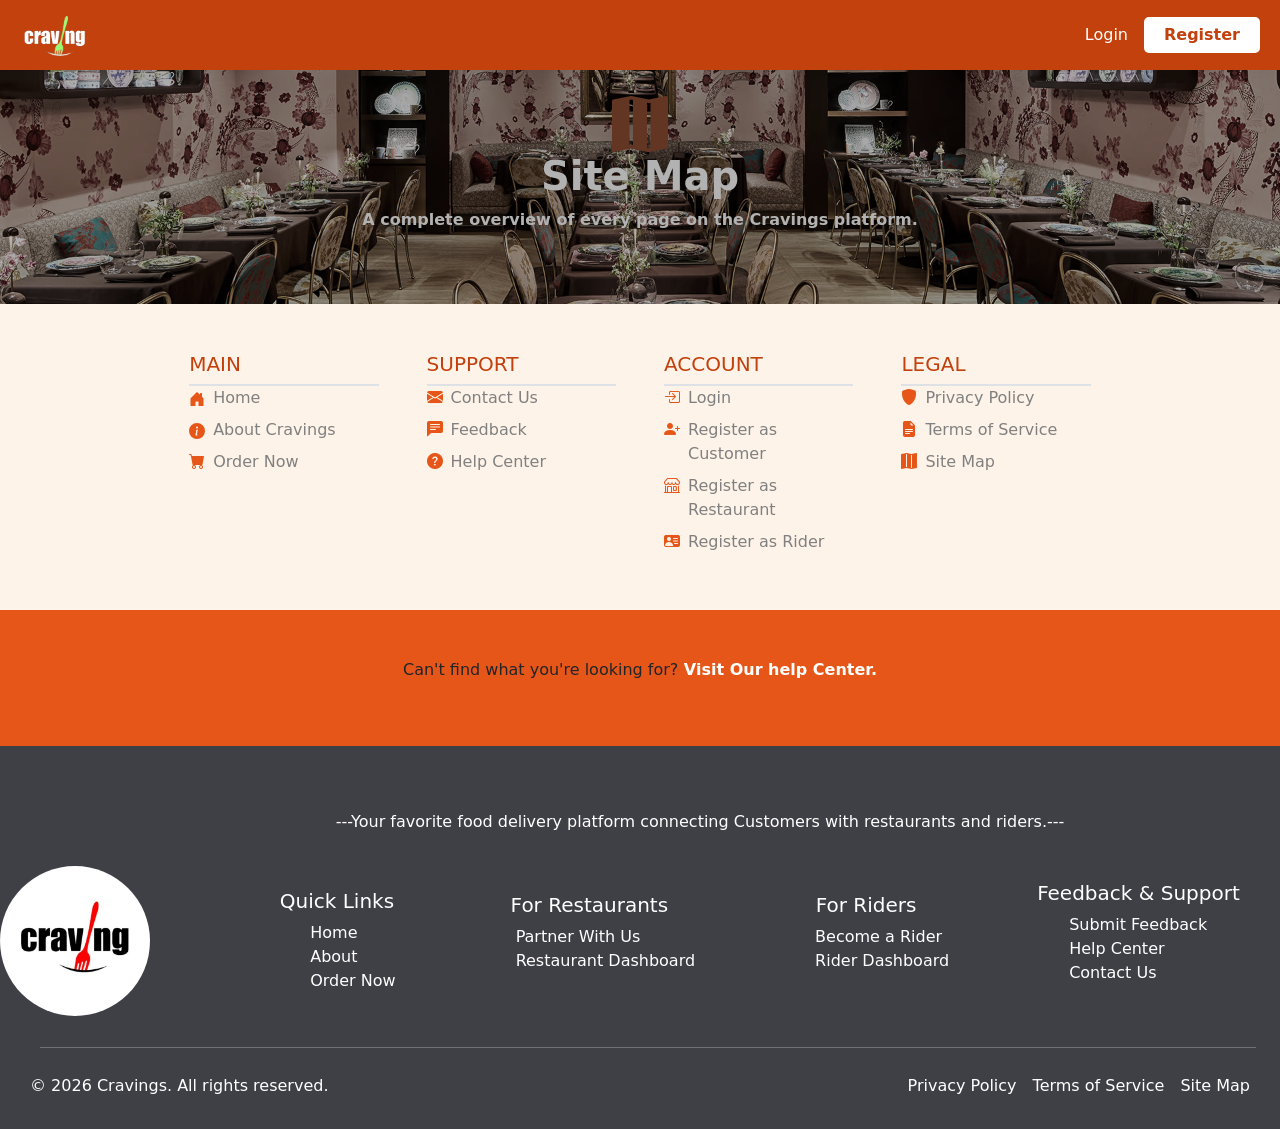
<file: cravings-static/sitemap.html>
<!doctype html>
<html lang="en">
  <head>
    <meta charset="UTF-8" />
    <meta name="viewport" content="width=device-width, initial-scale=1.0" />
    <title>Login</title>
    <link rel="stylesheet" href="style.css">
    <link
      rel="stylesheet"
      href="https://cdn.jsdelivr.net/npm/bootstrap-icons@1.11.3/font/bootstrap-icons.min.css"
    />
    <link
      href="https://cdn.jsdelivr.net/npm/bootstrap@5.3.8/dist/css/bootstrap.min.css"
      rel="stylesheet"
      integrity="sha384-sRIl4kxILFvY47J16cr9ZwB07vP4J8+LH7qKQnuqkuIAvNWLzeN8tE5YBujZqJLB"
      crossorigin="anonymous"
    />
  </head>
  <body>
    <header>
      <div
        id="headerDIV"
        class="d-flex justify-content-between align-items-center"
        style="background-color: #c2410c; padding: 10px 20px; height: 70px"
      >
        <div class="d-flex align-items-center">
          <a href="./index.html"
            ><img
              src="./images/logo-light.png"
              alt="Logo"
              style="height: 45px; width: auto"
          /></a>
        </div>

        <div class="d-flex align-items-center gap-3">
          <a
            href="./login.html"
            class="text-decoration-none"
            style="color: white; font-weight: 500; font-size: 16px"
          >
            Login
          </a>

          <a
            href="./register.html"
            class="btn text-decoration-none"
            style="
              background-color: white;
              color: #c2410c;
              font-weight: 600;
              border-radius: 5px;
              padding: 6px 20px;
              border: none;
            "
          >
            Register
          </a>
        </div>
      </div>
    </header>

    <main>
      <div
        class="p-5 pt-5 pb-2"
        style="
          background-image: url(./images/commonBG.avif);
          background-position: center;
          background-repeat: no-repeat;
          background-size: cover;
          filter: brightness(0.7) saturate(0.5);
        "
      >
        <div class=" ">
          <div class="m-5 d-flex justify-content-center align-content-center">
            <div class="text-center">
              <div>
                <svg
                  style="color: #c2410c"
                  xmlns="http://www.w3.org/2000/svg"
                  width="56"
                  height="56"
                  fill="currentColor"
                  class="bi bi-map-fill"
                  viewBox="0 0 16 16"
                >
                  <path
                    fill-rule="evenodd"
                    d="M16 .5a.5.5 0 0 0-.598-.49L10.5.99 5.598.01a.5.5 0 0 0-.196 0l-5 1A.5.5 0 0 0 0 1.5v14a.5.5 0 0 0 .598.49l4.902-.98 4.902.98a.5.5 0 0 0 .196 0l5-1A.5.5 0 0 0 16 14.5zM5 14.09V1.11l.5-.1.5.1v12.98l-.402-.08a.5.5 0 0 0-.196 0zm5 .8V1.91l.402.08a.5.5 0 0 0 .196 0L11 1.91v12.98l-.5.1z"
                  />
                </svg>
              </div>
              <div>
                <h1 style="color: white; font-weight: 700">Site Map</h1>
              </div>
              <div>
                <p style="color: white; font-weight: 700">
                  A complete overview of every page on the Cravings platform.
                </p>
              </div>
            </div>
          </div>
        </div>
      </div>

      <div class="p-5" style="background-color: #fef3e9">
        <div class="">
          <div class="">
            <div
              class="d-flex gap-5 justify-content-center align-content-center"
            >
              <div style="width: 16%">
                <div><h5 style="color: #c2410c">MAIN</h5></div>
                <div class="border border-1" style="width: 100%"></div>
                <div c>
                  <div class="d-flex gap-2 pb-2">
                    <div>
                      <svg
                        style="color: #e65619"
                        xmlns="http://www.w3.org/2000/svg"
                        width="16"
                        height="16"
                        fill="currentColor"
                        class="bi bi-house-door-fill"
                        viewBox="0 0 16 16"
                      >
                        <path
                          d="M6.5 14.5v-3.505c0-.245.25-.495.5-.495h2c.25 0 .5.25.5.5v3.5a.5.5 0 0 0 .5.5h4a.5.5 0 0 0 .5-.5v-7a.5.5 0 0 0-.146-.354L13 5.793V2.5a.5.5 0 0 0-.5-.5h-1a.5.5 0 0 0-.5.5v1.293L8.354 1.146a.5.5 0 0 0-.708 0l-6 6A.5.5 0 0 0 1.5 7.5v7a.5.5 0 0 0 .5.5h4a.5.5 0 0 0 .5-.5"
                        />
                      </svg>
                    </div>
                    <div>
                      <div>
                        <a
                          class="s3 text-decoration-none"
                          
                          href="./index.html"
                          >Home</a
                        >
                      </div>
                    </div>
                  </div>
                  <div class="d-flex gap-2 pb-2">
                    <div>
                      <svg
                        style="color: #e65619"
                        xmlns="http://www.w3.org/2000/svg"
                        width="16"
                        height="16"
                        fill="currentColor"
                        class="bi bi-info-circle-fill"
                        viewBox="0 0 16 16"
                      >
                        <path
                          d="M8 16A8 8 0 1 0 8 0a8 8 0 0 0 0 16m.93-9.412-1 4.705c-.07.34.029.533.304.533.194 0 .487-.07.686-.246l-.088.416c-.287.346-.92.598-1.465.598-.703 0-1.002-.422-.808-1.319l.738-3.468c.064-.293.006-.399-.287-.47l-.451-.081.082-.381 2.29-.287zM8 5.5a1 1 0 1 1 0-2 1 1 0 0 1 0 2"
                        />
                      </svg>
                    </div>
                    <div>
                      <a
                        class="s3 text-decoration-none"
                        
                        href="./about.html"
                        >About Cravings</a
                      >
                    </div>
                  </div>
                  <div class="d-flex gap-2 pb-2">
                    <div>
                      <i style="color: #e65619" class="bi bi-cart-fill"></i>
                    </div>
                    <div>
                      <a
                        class="s3 text-decoration-none"
                        
                        href="./order-now.html"
                        >Order Now</a
                      >
                    </div>
                  </div>
                </div>
              </div>

              <div style="width: 16%">
                <div><h5 style="color: #c2410c">SUPPORT</h5></div>
                <div class="border border-1 w-100"></div>
                <div>
                  <div class="d-flex gap-2 pb-2">
                    <div>
                      <i style="color: #e65619" class="bi bi-envelope-fill"></i>
                    </div>
                    <div>
                      <a
                        class="s3 text-decoration-none"
                        
                        href="./contact.html"
                        >Contact Us</a
                      >
                    </div>
                  </div>
                  <div class="d-flex gap-2 pb-2">
                    <div>
                      <i
                        style="color: #e65619"
                        class="bi bi-chat-left-text-fill"
                      ></i>
                    </div>
                    <div>
                      <a
                        class="s3 text-decoration-none"
                        
                        href="./feedback.html"
                        >Feedback</a
                      >
                    </div>
                  </div>
                  <div class="d-flex gap-2 pb-2">
                    <div>
                      <i
                        style="color: #e65619"
                        class="bi bi-question-circle-fill"
                      ></i>
                    </div>
                    <div>
                      <a
                        class="s3 text-decoration-none"
                        
                        href="./help-center.html"
                        >Help Center</a
                      >
                    </div>
                  </div>
                </div>
              </div>

              <div style="width: 16%">
                <div><h5 style="color: #c2410c">ACCOUNT</h5></div>
                <div class="border border-1 w-100"></div>
                <div>
                  <div class="d-flex gap-2 pb-2">
                    <div>
                      <i
                        style="color: #e65619"
                        class="bi bi-box-arrow-in-right"
                      ></i>
                    </div>
                    <div>
                      <a
                        class="s3 text-decoration-none"
                        
                        href="./login.html"
                        >Login</a
                      >
                    </div>
                  </div>
                  <div class="d-flex gap-2 pb-2">
                    <div>
                      <i
                        style="color: #e65619"
                        class="bi bi-person-plus-fill"
                      ></i>
                    </div>
                    <div>
                      <a
                        class="s3 text-decoration-none"
                        
                        href="./register.html"
                        >Register as Customer</a
                      >
                    </div>
                  </div>
                  <div class="d-flex gap-2 pb-2">
                    <div><i style="color: #e65619" class="bi bi-shop"></i></div>
                    <div>
                      <a
                        class="s3 text-decoration-none"
                        
                        href="./register.html"
                        >Register as Restaurant</a
                      >
                    </div>
                  </div>
                  <div class="d-flex gap-2 pb-2">
                    <div>
                      <i
                        style="color: #e65619"
                        class="bi bi-person-vcard-fill"
                      ></i>
                    </div>
                    <div>
                      <a
                        class="s3 text-decoration-none"
                        
                        href="./register.html"
                        >Register as Rider</a
                      >
                    </div>
                  </div>
                </div>
              </div>

              <div style="width: 16%">
                <div><h5 style="color: #c2410c">LEGAL</h5></div>
                <div class="border border-1 w-100"></div>
                <div>
                  <div class="d-flex gap-2 pb-2">
                    <div>
                      <i style="color: #e65619" class="bi bi-shield-fill"></i>
                    </div>
                    <div>
                      <a
                        class="s3 text-decoration-none"
                        
                        href="./privacy-policy.html"
                        >Privacy Policy</a
                      >
                    </div>
                  </div>
                  <div class="d-flex gap-2 pb-2">
                    <div>
                      <i
                        style="color: #e65619"
                        class="bi bi-file-earmark-text-fill"
                      ></i>
                    </div>
                    <div>
                      <a
                        class="s3 text-decoration-none"
                        
                        href="./terms-of-service.html"
                        >Terms of Service</a
                      >
                    </div>
                  </div>
                  <div class="d-flex gap-2 pb-2">
                    <div>
                      <i style="color: #e65619" class="bi bi-map-fill"></i>
                    </div>
                    <div>
                      <a
                        class="s3 text-decoration-none"
                        
                        href="./sitemap.html"
                        >Site Map</a
                      >
                    </div>
                  </div>
                </div>
              </div>
            </div>
          </div>
        </div>
      </div>

      <div style="background-color: #e65619">
        <div class="text-center p-5">
          <div>
            <p>
              Can't find what you're looking for?<a
                class="text-decoration-none"
                style="color: white; font-weight: 700"
                href="./help-center.html"
              >
                Visit Our help Center.</a
              >
            </p>
          </div>
        </div>
      </div>
    </main>

    <footer>
      <div
        style="background-color: #3f3f46"
      >
        <div  style="color: white">
          <div class=" text-center  p-3">
            <p style="margin-left: 120px;"class="mt-5">
              ---Your favorite food delivery platform connecting Customers with
              restaurants and riders.---
            </p>
          </div>
          <div
            class="d-flex  gap-5 justify-content-center align-items-center "
          >
            <div class="1 " style="margin-right: 40px;">
              <div>
                <img 
                  style="
                    max-width: 150px;
                    height: auto;
                    display: block;
                    margin-bottom: 15px;
                    border-radius: 80px;
                    margin-right: 40px;
                  "
                  src="./images/JayHindDoston8.jpeg"
                  alt=""
                />
              </div>
            </div>
            <div class="2"style="margin-right: 40px;">
              <div class="text-center"><h5>Quick Links</h5></div>
              <div >
                <ul type="none" >
                  <li><a href="./index.html" class="s2 text-decoration-none" >Home</a></li>
                  <li><a href="./about.html" class="s2 text-decoration-none" >About</a></li>
                  <li><a href="./order-now.html" class="s2 text-decoration-none">Order Now</a></li>
                </ul>
              </div>
            </div>

            <div class="3 mb-3"style="margin-right: 40px;">
              <div class="text-center"><h5>For Restaurants</h5></div>
              <div>
                <ul type="none">
                  <li><a href="#" class="s2 text-decoration-none" >Partner With Us</a></li>
                  <li><a href="#" class="s2 text-decoration-none" >Restaurant Dashboard</a></li>
                </ul>
              </div>
            </div>

            <div class="4 mb-3 " style="margin-right: 40px;" >
             
               <div class="text-center"><h5>For Riders</h5></div>
              <div>
                <ul type="none">
                  <li><a href="./register.html" class="s2 text-decoration-none" >Become a Rider</a></li>
                  <li><a href="#" class="s2 text-decoration-none" >Rider Dashboard</a></li>
                </ul>
              </div>
             
            </div>

            <div class="5 mb-3"style="margin-right: 40px;">
              <div class="text-center"><h5>Feedback & Support</h5></div>
              <div>
                <ul type="none">
                  <li><a href="./feedback.html" class="s2 text-decoration-none" >Submit Feedback</a></li>
                  <li><a href="./help-center.html" class="s2 text-decoration-none" >Help Center</a></li>
                  <li><a href="./contact.html" class="s2 text-decoration-none" >Contact Us</a></li>
                </ul>
              </div>
            </div>
          </div>
          <div style="width:95%; margin-left: 40px;">
            <hr />
          </div>

          <div
            class="d-flex justify-content-between"
            style="padding: 10px 30px 15px 30px"
          >
            <div class="6">
              <div><p>© 2026 Cravings. All rights reserved.</p></div>
            </div>
            <div>
              <ul type="none" class="d-flex gap-3">
                <li><a href="./privacy-policy.html" class="s2 text-decoration-none" >Privacy Policy</a></li>
                <li><a href="./terms-of-service.html" class="s2 text-decoration-none" >Terms of Service</a></li>
                <li><a href="./sitemap.html" class="s2 text-decoration-none" >Site Map</a></li>
              </ul>
            </div>
          </div>
        </div>
      </div>
    </footer>
        <!-- Bootstrap Script -->
    <script
      src="https://cdn.jsdelivr.net/npm/bootstrap@5.3.8/dist/js/bootstrap.bundle.min.js"
      integrity="sha384-FKyoEForCGlyvwx9Hj09JcYn3nv7wiPVlz7YYwJrWVcXK/BmnVDxM+D2scQbITxI"
      crossorigin="anonymous"
    ></script>
  </body>
</html>
</file>
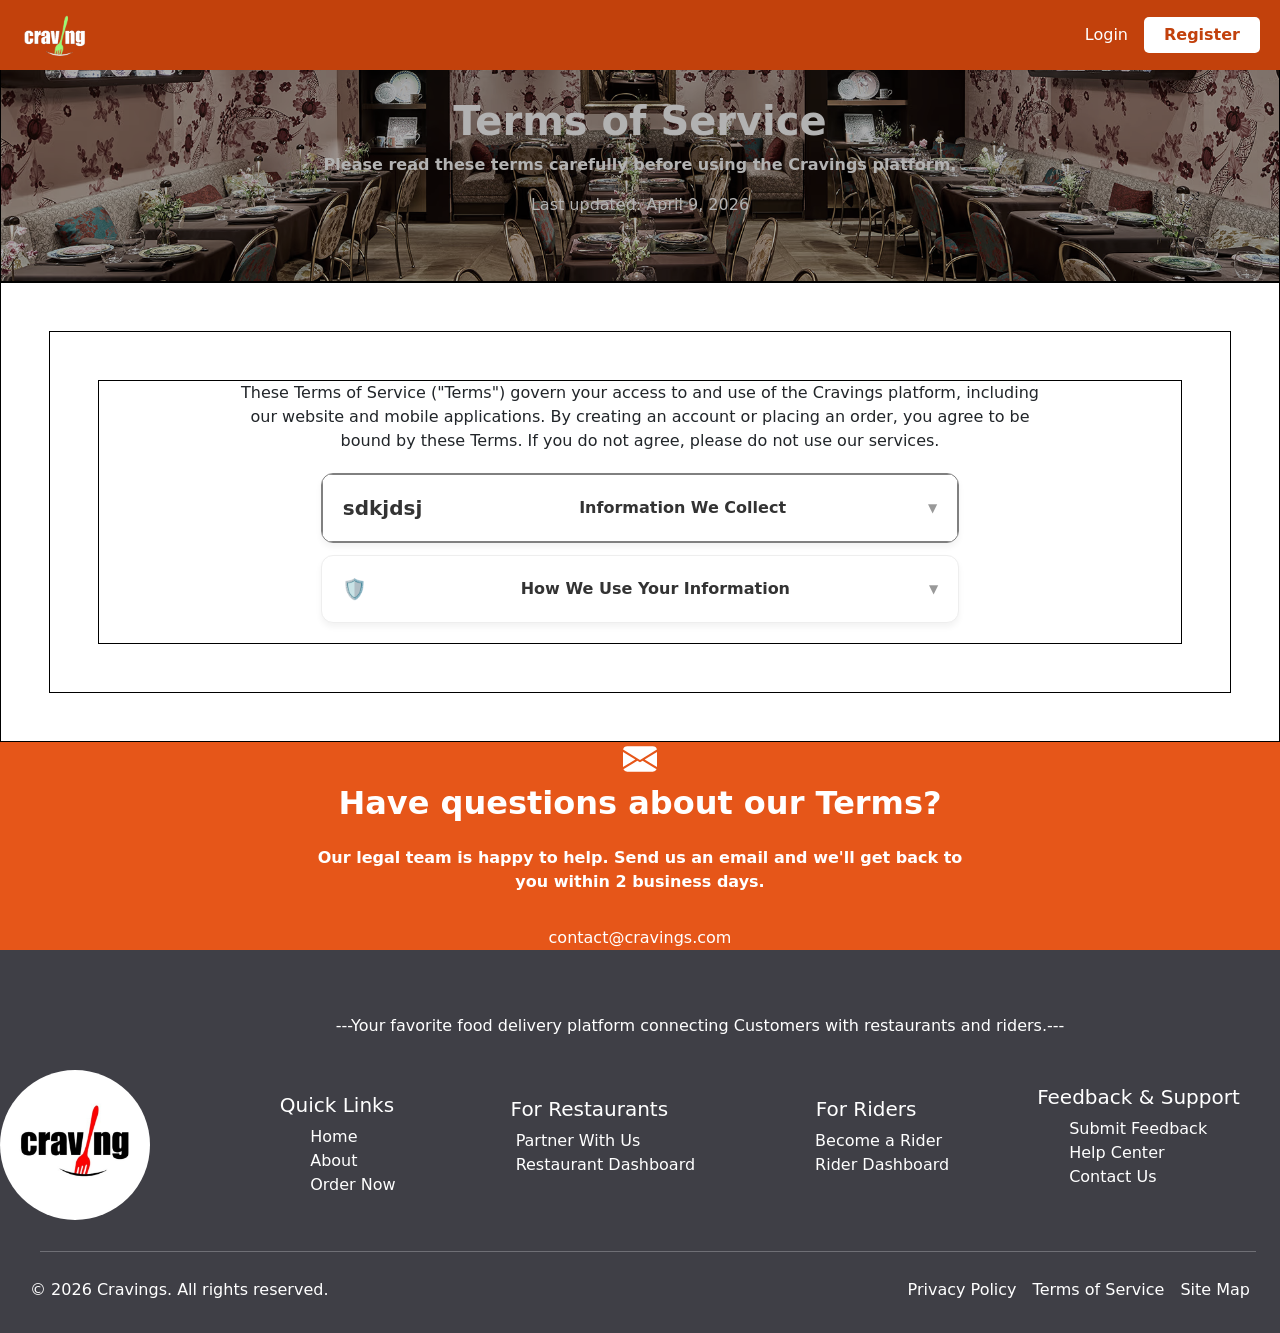
<file: cravings-static/terms-of-service.html>
<!doctype html>
<html lang="en">
  <head>
    <meta charset="UTF-8" />
    <meta name="viewport" content="width=device-width, initial-scale=1.0" />
    <title>Login</title>
    <link rel="stylesheet" href="style.css" />
    <link
      href="https://cdn.jsdelivr.net/npm/bootstrap@5.3.8/dist/css/bootstrap.min.css"
      rel="stylesheet"
      integrity="sha384-sRIl4kxILFvY47J16cr9ZwB07vP4J8+LH7qKQnuqkuIAvNWLzeN8tE5YBujZqJLB"
      crossorigin="anonymous"
    />
  </head>
  <body>
    <header>
      <div
        id="headerDIV"
        class="d-flex justify-content-between align-items-center"
        style="background-color: #c2410c; padding: 10px 20px; height: 70px"
      >
        <div class="d-flex align-items-center">
          <a href="./index.html"
            ><img
              src="./images/logo-light.png"
              alt="Logo"
              style="height: 45px; width: auto"
          /></a>
        </div>

        <div class="d-flex align-items-center gap-3">
          <a
            href="./login.html"
            class="text-decoration-none"
            style="color: white; font-weight: 500; font-size: 16px"
          >
            Login
          </a>

          <a
            href="./register.html"
            class="btn text-decoration-none"
            style="
              background-color: white;
              color: #c2410c;
              font-weight: 600;
              border-radius: 5px;
              padding: 6px 20px;
              border: none;
            "
          >
            Register
          </a>
        </div>
      </div>
    </header>

    <main>
      <div
        class="border border-1 border-black pt-5"
        style="
          background-image: url(./images/commonBG.avif);
          background-position: center;
          background-repeat: no-repeat;
          background-size: cover;
          filter: brightness(0.7) saturate(0.5);
        "
      >
        <div class=" ">
          <div class="m-5 d-flex justify-content-center align-content-center">
            <div class="text-center">
              <div></div>
              <div>
                <h1 style="color: white; font-weight: 700">Terms of Service</h1>
              </div>
              <div>
                <p style="color: white; font-weight: 700">
                  Please read these terms carefully before using the Cravings
                  platform.
                </p>
              </div>
              <div><p style="color: white">Last updated: April 9, 2026</p></div>
            </div>
          </div>
        </div>
      </div>

      <div class="border border-1 border-black">
        <div class="border border-1 border-black m-5">
          <div
            class="border border-1 border-black m-5 d-flex justify-content-center align-content-center text-center"
          >
            <div>
              <div>
                <div>
                  <p>
                    These Terms of Service ("Terms") govern your access to and
                    use of the Cravings platform, including <br> our website and
                    mobile applications. By creating an account or placing an
                    order, you agree to be <br> bound by these Terms. If you do not
                    agree, please do not use our services.
                  </p>
                </div>
              </div>

              <div style="width: 80%; margin: 20px auto">
                <details
                  style="
                    background: #ffffff;
                    border: 1px solid gray;
                    border-radius: 12px;
                    margin-bottom: 12px;
                    box-shadow: 0 4px 6px rgba(0, 0, 0, 0.05);
                    cursor: pointer;
                    overflow: hidden;
                  "
                >
                  <summary
                    style="
                      border: 1px solid gray;
                      display: flex;
                      align-items: center;
                      padding: 18px 20px;
                      list-style: none;
                      outline: none;
                      font-weight: 600;
                      color: #333333;
                    "
                  >
                    <span style="margin-right: 15px; font-size: 20px"
                      >sdkjdsj</span
                    >
                    <span style="flex-grow: 1">Information We Collect</span>
                    <span style="font-size: 12px; color: #999">▼</span>
                  </summary>
                  <div
                    style="
                      padding: 0 20px 20px 55px;
                      color: #666666;
                      line-height: 1.6;
                      font-size: 14px;
                      cursor: default;
                    "
                  >
                    <ul>
                      <li>
                        Account information: name, email address, phone number,
                        and password when you register.
                      </li>
                      <li>
                        Profile data: delivery addresses, profile photos, and
                        payment preferences.
                      </li>
                      <li>
                        Order history: restaurants visited, items ordered, and
                        transaction records
                      </li>
                      <li>
                        Device & usage data: IP address, browser type, pages
                        visited, and timestamps.
                      </li>
                      <li>
                        Location data: GPS coordinates when you place an order
                        or browse nearby restaurants.
                      </li>
                    </ul>
                  </div>
                </details>

                <details
                  style="
                    background: #ffffff;
                    border: 1px solid #eeeeee;
                    border-radius: 12px;
                    margin-bottom: 12px;
                    box-shadow: 0 4px 6px rgba(0, 0, 0, 0.05);
                    cursor: pointer;
                    overflow: hidden;
                  "
                >
                  <summary
                    style="
                      display: flex;
                      align-items: center;
                      padding: 18px 20px;
                      list-style: none;
                      outline: none;
                      font-weight: 600;
                      color: #333333;
                    "
                  >
                    <span style="margin-right: 15px; font-size: 20px">🛡️</span>
                    <span style="flex-grow: 1"
                      >How We Use Your Information</span
                    >
                    <span style="font-size: 12px; color: #999">▼</span>
                  </summary>
                  <div
                    style="
                      padding: 0 20px 20px 55px;
                      color: #666666;
                      line-height: 1.6;
                      font-size: 14px;
                      cursor: default;
                    "
                  >
                    Aapka data hum orders process karne aur aapko personalized
                    experience dene ke liye istemal karte hain.
                  </div>
                </details>
              </div>
            </div>
          </div>
        </div>
      </div>

      <div class="" style="background-color: #e65619">
        <div class="text-center p-xxl-5">
          <div>
            <svg
              class="pb-2"
              style="color: white"
              xmlns="http://www.w3.org/2000/svg"
              width="42"
              height="42"
              fill="currentColor"
              class="bi bi-envelope-fill"
              viewBox="0 0 16 16"
            >
              <path
                d="M.05 3.555A2 2 0 0 1 2 2h12a2 2 0 0 1 1.95 1.555L8 8.414zM0 4.697v7.104l5.803-3.558zM6.761 8.83l-6.57 4.027A2 2 0 0 0 2 14h12a2 2 0 0 0 1.808-1.144l-6.57-4.027L8 9.586zm3.436-.586L16 11.801V4.697z"
              />
            </svg>
          </div>
          <div>
            <h2 style="color: white; font-weight: 700">
              Have questions about our Terms?
            </h2>
          </div>
          <div class="mb-3">
            <p class="p-3 text-center" style="color: white; font-weight: 700">
              Our legal team is happy to help. Send us an email and we'll get back to <br> you within 2 business days.
            </p>
          </div>
          <div>
            <div>
              <a class="text-decoration-none" style="color: white" href=""
                >contact@cravings.com</a
              >
            </div>
          </div>
        </div>
      </div>
    </main>

    <footer>
      <div
        style="background-color: #3f3f46"
      >
        <div  style="color: white">
          <div class=" text-center  p-3">
            <p style="margin-left: 120px;"class="mt-5">
              ---Your favorite food delivery platform connecting Customers with
              restaurants and riders.---
            </p>
          </div>
          <div
            class="d-flex  gap-5 justify-content-center align-items-center "
          >
            <div class="1 " style="margin-right: 40px;">
              <div>
                <img 
                  style="
                    max-width: 150px;
                    height: auto;
                    display: block;
                    margin-bottom: 15px;
                    border-radius: 80px;
                    margin-right: 40px;
                  "
                  src="./images/JayHindDoston8.jpeg"
                  alt=""
                />
              </div>
            </div>
            <div class="2"style="margin-right: 40px;">
              <div class="text-center"><h5>Quick Links</h5></div>
              <div >
                <ul type="none" >
                  <li><a href="./index.html" class="s2 text-decoration-none" >Home</a></li>
                  <li><a href="./about.html" class="s2 text-decoration-none" >About</a></li>
                  <li><a href="./order-now.html" class="s2 text-decoration-none">Order Now</a></li>
                </ul>
              </div>
            </div>

            <div class="3 mb-3"style="margin-right: 40px;">
              <div class="text-center"><h5>For Restaurants</h5></div>
              <div>
                <ul type="none">
                  <li><a href="#" class="s2 text-decoration-none" >Partner With Us</a></li>
                  <li><a href="#" class="s2 text-decoration-none" >Restaurant Dashboard</a></li>
                </ul>
              </div>
            </div>

            <div class="4 mb-3 " style="margin-right: 40px;" >
             
               <div class="text-center"><h5>For Riders</h5></div>
              <div>
                <ul type="none">
                  <li><a href="./register.html" class="s2 text-decoration-none" >Become a Rider</a></li>
                  <li><a href="#" class="s2 text-decoration-none" >Rider Dashboard</a></li>
                </ul>
              </div>
             
            </div>

            <div class="5 mb-3"style="margin-right: 40px;">
              <div class="text-center"><h5>Feedback & Support</h5></div>
              <div>
                <ul type="none">
                  <li><a href="./feedback.html" class="s2 text-decoration-none" >Submit Feedback</a></li>
                  <li><a href="./help-center.html" class="s2 text-decoration-none" >Help Center</a></li>
                  <li><a href="./contact.html" class="s2 text-decoration-none" >Contact Us</a></li>
                </ul>
              </div>
            </div>
          </div>
          <div style="width:95%; margin-left: 40px;">
            <hr />
          </div>

          <div
            class="d-flex justify-content-between"
            style="padding: 10px 30px 15px 30px"
          >
            <div class="6">
              <div><p>© 2026 Cravings. All rights reserved.</p></div>
            </div>
            <div>
              <ul type="none" class="d-flex gap-3">
                <li><a href="./privacy-policy.html" class="s2 text-decoration-none" >Privacy Policy</a></li>
                <li><a href="./terms-of-service.html" class="s2 text-decoration-none" >Terms of Service</a></li>
                <li><a href="./sitemap.html" class="s2 text-decoration-none" >Site Map</a></li>
              </ul>
            </div>
          </div>
        </div>
      </div>
    </footer>
    <!-- Bootstrap Script -->
    <script
      src="https://cdn.jsdelivr.net/npm/bootstrap@5.3.8/dist/js/bootstrap.bundle.min.js"
      integrity="sha384-FKyoEForCGlyvwx9Hj09JcYn3nv7wiPVlz7YYwJrWVcXK/BmnVDxM+D2scQbITxI"
      crossorigin="anonymous"
    ></script>
  </body>
</html>
</file>
<file: cravings-static/style.css>
header{
    position:sticky;
    z-index: 99;
    
}
#headerDIV{
    position: fixed;
    width: 100%;
    /* display: block; */
}

#mainDIV{
    background-image: url(./images/JayHindDoston1.jpeg);
    background-repeat: no-repeat;
    height: 700px;

}
#secDIV{
    height: calc(100%-40px)
}
#card{
    /* height: fit-content;
    width: fit-content; */
}
#thirdDiv{
    height: 530px;
    height: calc(100vh - 40px);
}


#cards{
    /* height: fit-content;
    width: fit-content; */
}
#circule{
    height: 40px;
    width: 40px;
    border: 1px solid #000;
    border-radius: 20px;
    color: white; 
}

.s1{
    transition: 0.3s;
}
.s1:hover{
    transform: scale(1.1);
}
.s2{
    color: white;
    
}


.s2:hover{
    
    color: #c2410c;
}
.s3{
    color: gray;
}
.s3:hover{
    color: #c2410c;
}
</file>
